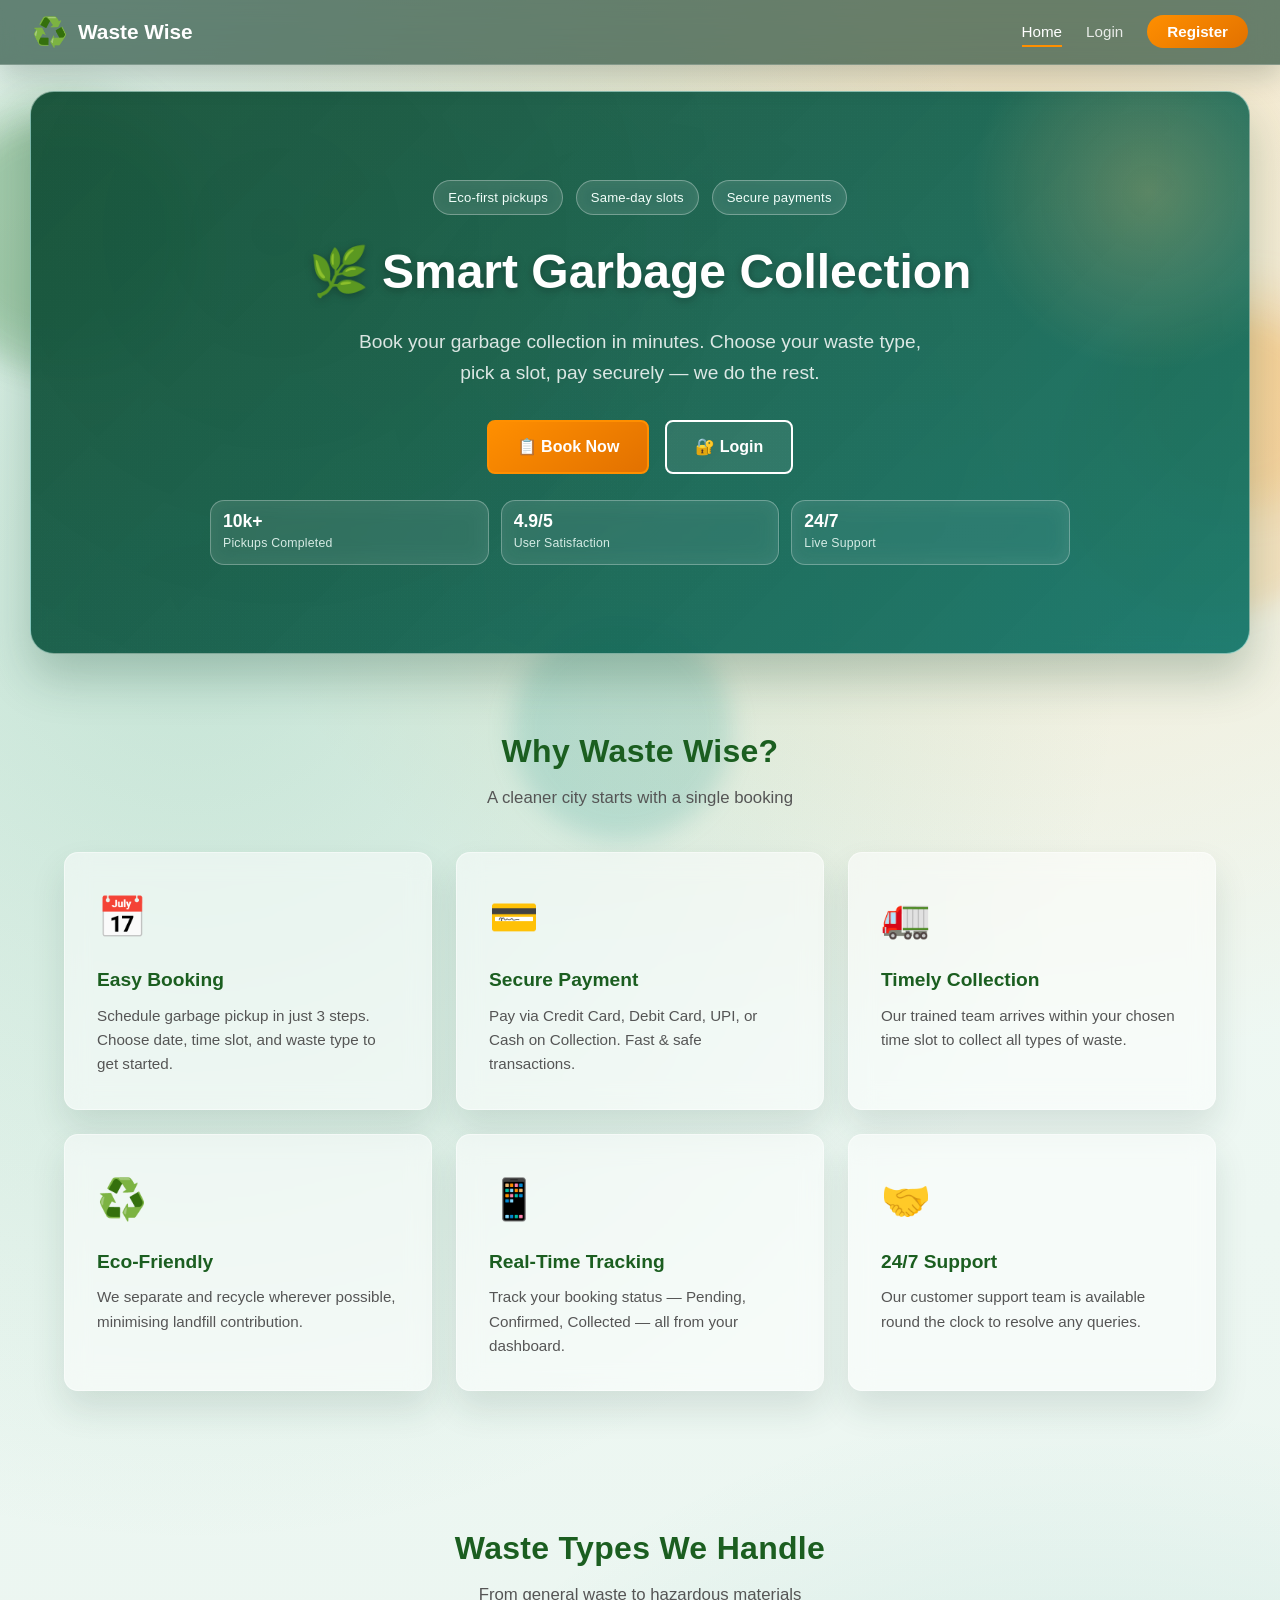
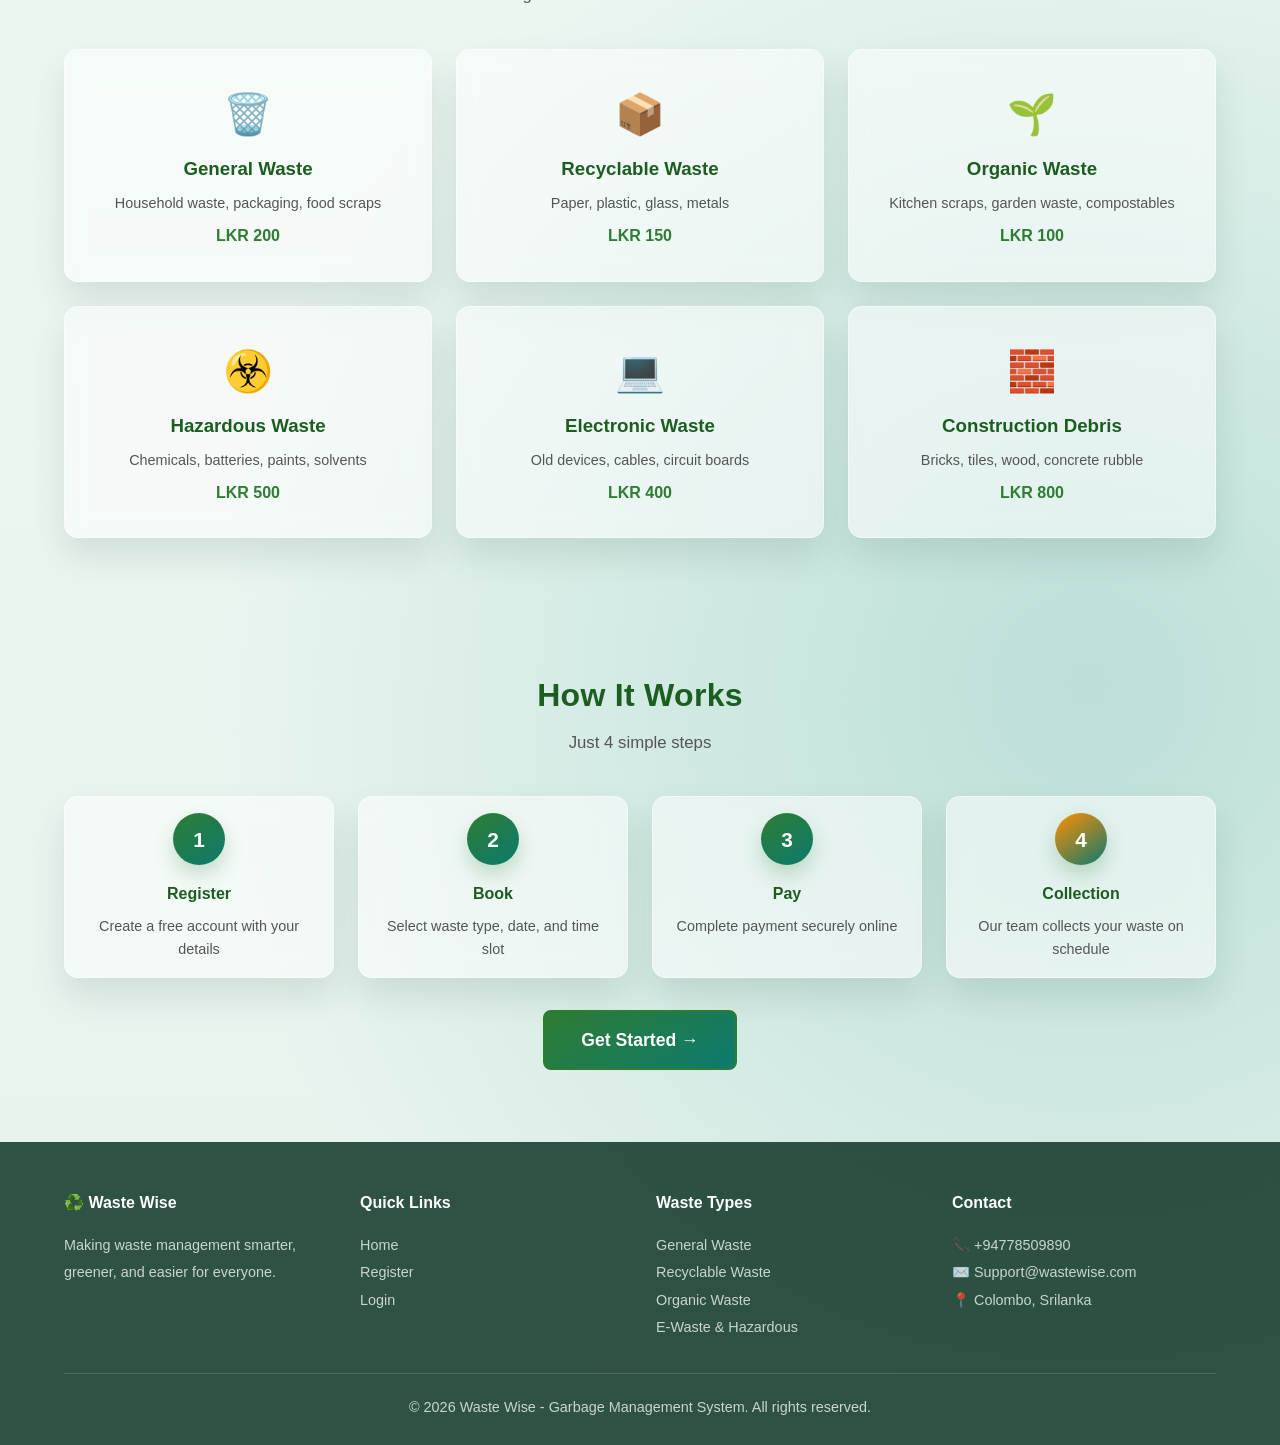
<file: target/classes/static/index.html>
<!DOCTYPE html>
<html lang="en">
<head>
    <meta charset="UTF-8">
    <meta name="viewport" content="width=device-width, initial-scale=1.0">
    <title>Waste Wise - Garbage Collection Booking System</title>
    <link rel="stylesheet" href="css/style.css">
    <style>
        .home-glass {
            font-family: "Avenir Next", "Segoe UI Variable", "Trebuchet MS", sans-serif;
            background:
                radial-gradient(circle at 15% 20%, rgba(70, 165, 120, 0.25), transparent 35%),
                radial-gradient(circle at 80% 5%, rgba(255, 143, 0, 0.2), transparent 30%),
                radial-gradient(circle at 85% 75%, rgba(0, 137, 123, 0.2), transparent 35%),
                linear-gradient(180deg, #f3fbf7 0%, #edf7f2 40%, #e8f3ee 100%);
            color: #1a2b22;
        }

        .home-orb {
            position: fixed;
            border-radius: 999px;
            filter: blur(12px);
            z-index: -1;
            animation: floatOrb 9s ease-in-out infinite;
        }

        .home-orb.orb-a {
            width: 260px;
            height: 260px;
            top: 120px;
            left: -60px;
            background: rgba(46, 125, 50, 0.17);
        }

        .home-orb.orb-b {
            width: 300px;
            height: 300px;
            top: 35%;
            right: -80px;
            background: rgba(255, 143, 0, 0.14);
            animation-delay: 1.5s;
        }

        .home-orb.orb-c {
            width: 220px;
            height: 220px;
            bottom: 60px;
            left: 40%;
            background: rgba(0, 137, 123, 0.16);
            animation-delay: 3s;
        }

        @keyframes floatOrb {
            0%, 100% { transform: translateY(0px); }
            50% { transform: translateY(-18px); }
        }

        .home-glass .navbar {
            background: rgba(18, 60, 42, 0.62);
            backdrop-filter: blur(14px);
            border-bottom: 1px solid rgba(255, 255, 255, 0.2);
            box-shadow: 0 10px 30px rgba(11, 36, 25, 0.22);
        }

        .home-glass .hero {
            margin: 26px auto 0;
            max-width: 1220px;
            border-radius: 24px;
            border: 1px solid rgba(255, 255, 255, 0.35);
            background:
                linear-gradient(135deg, rgba(21, 87, 58, 0.78), rgba(0, 137, 123, 0.67));
            box-shadow: 0 24px 45px rgba(24, 75, 53, 0.25);
            backdrop-filter: blur(8px);
            padding: 88px 2rem;
            position: relative;
            overflow: hidden;
        }

        .hero-video {
            position: absolute;
            inset: 0;
            width: 100%;
            height: 100%;
            object-fit: cover;
            z-index: 0;
            filter: saturate(1.12) contrast(1.15) brightness(0.95);
            transform: scale(1.04);
            animation: heroVideoDrift 18s ease-in-out infinite;
        }

        @keyframes heroVideoDrift {
            0%, 100% { transform: scale(1.04) translateX(0px); }
            50% { transform: scale(1.08) translateX(-8px); }
        }

        .hero-video-overlay {
            position: absolute;
            inset: 0;
            background:
                radial-gradient(circle at 20% 25%, rgba(22, 88, 60, 0.32), transparent 45%),
                linear-gradient(135deg, rgba(18, 74, 50, 0.72), rgba(0, 95, 84, 0.62));
            z-index: 1;
        }

        .hero-video-grain {
            position: absolute;
            inset: 0;
            z-index: 1;
            background-image:
                radial-gradient(rgba(255, 255, 255, 0.08) 0.55px, transparent 0.55px);
            background-size: 3px 3px;
            mix-blend-mode: soft-light;
            opacity: 0.25;
            pointer-events: none;
        }

        .hero-spotlight {
            position: absolute;
            width: 360px;
            height: 360px;
            right: -80px;
            top: -80px;
            z-index: 1;
            border-radius: 50%;
            background: radial-gradient(circle, rgba(255, 196, 120, 0.26) 0%, rgba(255, 196, 120, 0) 70%);
            pointer-events: none;
        }

        .hero-content {
            position: relative;
            z-index: 2;
            max-width: 860px;
            margin: 0 auto;
        }

        .home-glass .hero p {
            color: rgba(255, 255, 255, 0.93);
        }

        .hero-badges {
            display: flex;
            gap: 0.8rem;
            justify-content: center;
            margin-bottom: 1.2rem;
            flex-wrap: wrap;
        }

        .hero-badge {
            background: rgba(255, 255, 255, 0.15);
            color: #f3fffb;
            border: 1px solid rgba(255, 255, 255, 0.3);
            border-radius: 999px;
            padding: 6px 14px;
            font-size: 0.82rem;
            backdrop-filter: blur(8px);
            letter-spacing: 0.2px;
        }

        .premium-strip {
            margin-top: 1.6rem;
            display: grid;
            grid-template-columns: repeat(3, minmax(0, 1fr));
            gap: 0.75rem;
        }

        .premium-pill {
            background: rgba(255, 255, 255, 0.14);
            border: 1px solid rgba(255, 255, 255, 0.28);
            border-radius: 14px;
            padding: 10px 12px;
            backdrop-filter: blur(10px);
            text-align: left;
        }

        .premium-pill .kpi {
            font-size: 1.1rem;
            font-weight: 700;
            color: #ffffff;
            line-height: 1.2;
        }

        .premium-pill .kpi-label {
            color: rgba(241, 255, 250, 0.86);
            font-size: 0.77rem;
            letter-spacing: 0.2px;
            margin-top: 0.15rem;
        }

        .home-glass .section {
            padding: 72px 0;
        }

        .home-glass .section-title {
            letter-spacing: 0.3px;
        }

        .home-glass .card {
            background: rgba(255, 255, 255, 0.52);
            border: 1px solid rgba(255, 255, 255, 0.45);
            backdrop-filter: blur(12px);
            box-shadow: 0 18px 34px rgba(22, 64, 47, 0.12);
        }

        .home-glass .card:hover {
            transform: translateY(-8px);
            box-shadow: 0 24px 42px rgba(22, 64, 47, 0.18);
        }

        .waste-card {
            text-align: center;
            border-top: 4px solid var(--accent-color);
        }

        .waste-card .waste-emoji {
            font-size: 2.5rem;
        }

        .waste-card .waste-title {
            margin: 0.5rem 0;
            color: var(--primary-dark);
        }

        .waste-card .waste-desc {
            color: var(--text-medium);
            font-size: 0.9rem;
        }

        .waste-card .waste-price {
            color: var(--primary);
            font-weight: 700;
            margin-top: 0.5rem;
        }

        .step-card {
            text-align: center;
            padding: 1rem;
        }

        .step-dot {
            background: linear-gradient(145deg, #2e7d32, #0d7a6f);
            color: white;
            width: 52px;
            height: 52px;
            border-radius: 50%;
            display: flex;
            align-items: center;
            justify-content: center;
            font-size: 1.3rem;
            font-weight: 700;
            margin: 0 auto 1rem;
            box-shadow: 0 10px 20px rgba(46, 125, 50, 0.24);
        }

        .step-card .step-title {
            color: var(--primary-dark);
            margin-bottom: 0.5rem;
        }

        .step-card .step-text {
            color: var(--text-medium);
            font-size: 0.9rem;
        }

        .home-glass .footer {
            background: rgba(16, 55, 39, 0.86);
            backdrop-filter: blur(8px);
        }

        .reveal {
            opacity: 0;
            transform: translateY(16px);
            transition: opacity 0.55s ease, transform 0.55s ease;
        }

        .reveal.show {
            opacity: 1;
            transform: translateY(0);
        }

        @media (max-width: 768px) {
            .home-glass .hero {
                margin: 16px 10px 0;
                border-radius: 18px;
                padding: 68px 1.2rem;
            }

            .home-glass .hero h1 {
                font-size: 2.2rem;
            }

            .home-orb {
                filter: blur(18px);
            }

            .premium-strip {
                grid-template-columns: 1fr;
            }

            .hero-spotlight {
                width: 260px;
                height: 260px;
                right: -90px;
                top: -90px;
            }
        }

        @media (prefers-reduced-motion: reduce) {
            .hero-video {
                display: none;
            }

            .hero-video-grain,
            .hero-spotlight {
                display: none;
            }
        }
    </style>
</head>
<body class="home-glass">

    <div class="home-orb orb-a"></div>
    <div class="home-orb orb-b"></div>
    <div class="home-orb orb-c"></div>

    <!-- NAVBAR -->
    <nav class="navbar">
        <div class="navbar-brand">
            <span class="logo-icon">♻️</span>
            <span>Waste Wise</span>
        </div>
        <ul class="navbar-nav">
            <li><a href="index.html" class="active">Home</a></li>
            <li><a href="login.html" class="hide-mobile">Login</a></li>
            <li><a href="register.html" class="btn-nav">Register</a></li>
        </ul>
    </nav>

    <!-- HERO -->
    <section class="hero">
        <video class="hero-video" autoplay muted loop playsinline preload="metadata"
               poster="https://images.unsplash.com/photo-1532996122724-e3c354a0b15b?auto=format&fit=crop&w=1600&q=80">
            <source src="https://cdn.coverr.co/videos/coverr-recycling-center-1579/1080p.mp4" type="video/mp4">
        </video>
        <div class="hero-video-overlay"></div>
        <div class="hero-video-grain"></div>
        <div class="hero-spotlight"></div>

        <div class="hero-content">
            <div class="hero-badges">
                <span class="hero-badge">Eco-first pickups</span>
                <span class="hero-badge">Same-day slots</span>
                <span class="hero-badge">Secure payments</span>
            </div>
            <h1>🌿 Smart Garbage Collection</h1>
            <p>Book your garbage collection in minutes. Choose your waste type, pick a slot, pay securely — we do the rest.</p>
            <div class="hero-btns">
                <a href="register.html" class="btn btn-secondary">📋 Book Now</a>
                <a href="login.html" class="btn btn-outline">🔐 Login</a>
            </div>

            <div class="premium-strip">
                <div class="premium-pill">
                    <div class="kpi">10k+</div>
                    <div class="kpi-label">Pickups Completed</div>
                </div>
                <div class="premium-pill">
                    <div class="kpi">4.9/5</div>
                    <div class="kpi-label">User Satisfaction</div>
                </div>
                <div class="premium-pill">
                    <div class="kpi">24/7</div>
                    <div class="kpi-label">Live Support</div>
                </div>
            </div>
        </div>
    </section>

    <!-- FEATURES -->
    <section class="section reveal">
        <div class="container">
            <h2 class="section-title" style="text-align:center;">Why Waste Wise?</h2>
            <p class="section-subtitle" style="text-align:center;">A cleaner city starts with a single booking</p>
            <div class="grid-3">
                <div class="card feature-card">
                    <span class="feature-icon">📅</span>
                    <h3>Easy Booking</h3>
                    <p>Schedule garbage pickup in just 3 steps. Choose date, time slot, and waste type to get started.</p>
                </div>
                <div class="card feature-card">
                    <span class="feature-icon">💳</span>
                    <h3>Secure Payment</h3>
                    <p>Pay via Credit Card, Debit Card, UPI, or Cash on Collection. Fast & safe transactions.</p>
                </div>
                <div class="card feature-card">
                    <span class="feature-icon">🚛</span>
                    <h3>Timely Collection</h3>
                    <p>Our trained team arrives within your chosen time slot to collect all types of waste.</p>
                </div>
                <div class="card feature-card">
                    <span class="feature-icon">♻️</span>
                    <h3>Eco-Friendly</h3>
                    <p>We separate and recycle wherever possible, minimising landfill contribution.</p>
                </div>
                <div class="card feature-card">
                    <span class="feature-icon">📱</span>
                    <h3>Real-Time Tracking</h3>
                    <p>Track your booking status — Pending, Confirmed, Collected — all from your dashboard.</p>
                </div>
                <div class="card feature-card">
                    <span class="feature-icon">🤝</span>
                    <h3>24/7 Support</h3>
                    <p>Our customer support team is available round the clock to resolve any queries.</p>
                </div>
            </div>
        </div>
    </section>

    <!-- WASTE TYPES -->
    <section class="section reveal" style="padding: 60px 0;">
        <div class="container">
            <h2 class="section-title" style="text-align:center;">Waste Types We Handle</h2>
            <p class="section-subtitle" style="text-align:center;">From general waste to hazardous materials</p>
            <div class="grid-3">
                <div class="card waste-card" style="--accent-color: #4caf50;">
                    <span class="waste-emoji">🗑️</span>
                    <h3 class="waste-title">General Waste</h3>
                    <p class="waste-desc">Household waste, packaging, food scraps</p>
                    <p class="waste-price">LKR 200</p>
                </div>
                <div class="card waste-card" style="--accent-color: #2196f3;">
                    <span class="waste-emoji">📦</span>
                    <h3 class="waste-title">Recyclable Waste</h3>
                    <p class="waste-desc">Paper, plastic, glass, metals</p>
                    <p class="waste-price">LKR 150</p>
                </div>
                <div class="card waste-card" style="--accent-color: #8bc34a;">
                    <span class="waste-emoji">🌱</span>
                    <h3 class="waste-title">Organic Waste</h3>
                    <p class="waste-desc">Kitchen scraps, garden waste, compostables</p>
                    <p class="waste-price">LKR 100</p>
                </div>
                <div class="card waste-card" style="--accent-color: #f44336;">
                    <span class="waste-emoji">☣️</span>
                    <h3 class="waste-title">Hazardous Waste</h3>
                    <p class="waste-desc">Chemicals, batteries, paints, solvents</p>
                    <p class="waste-price">LKR 500</p>
                </div>
                <div class="card waste-card" style="--accent-color: #f57c00;">
                    <span class="waste-emoji">💻</span>
                    <h3 class="waste-title">Electronic Waste</h3>
                    <p class="waste-desc">Old devices, cables, circuit boards</p>
                    <p class="waste-price">LKR 400</p>
                </div>
                <div class="card waste-card" style="--accent-color: #ff9800;">
                    <span class="waste-emoji">🧱</span>
                    <h3 class="waste-title">Construction Debris</h3>
                    <p class="waste-desc">Bricks, tiles, wood, concrete rubble</p>
                    <p class="waste-price">LKR 800</p>
                </div>
            </div>
        </div>
    </section>

    <!-- HOW IT WORKS -->
    <section class="section reveal">
        <div class="container">
            <h2 class="section-title" style="text-align:center;">How It Works</h2>
            <p class="section-subtitle" style="text-align:center;">Just 4 simple steps</p>
            <div class="grid-3" style="grid-template-columns: repeat(auto-fit, minmax(200px, 1fr));">
                <div class="step-card card">
                    <div class="step-dot">1</div>
                    <h4 class="step-title">Register</h4>
                    <p class="step-text">Create a free account with your details</p>
                </div>
                <div class="step-card card">
                    <div class="step-dot">2</div>
                    <h4 class="step-title">Book</h4>
                    <p class="step-text">Select waste type, date, and time slot</p>
                </div>
                <div class="step-card card">
                    <div class="step-dot">3</div>
                    <h4 class="step-title">Pay</h4>
                    <p class="step-text">Complete payment securely online</p>
                </div>
                <div class="step-card card">
                    <div class="step-dot" style="background: linear-gradient(145deg, #ff8f00, #0d7a6f);">4</div>
                    <h4 class="step-title">Collection</h4>
                    <p class="step-text">Our team collects your waste on schedule</p>
                </div>
            </div>
            <div style="text-align:center; margin-top: 2rem;">
                <a href="register.html" class="btn btn-primary" style="font-size: 1.1rem; padding: 14px 36px;">Get Started →</a>
            </div>
        </div>
    </section>

    <!-- FOOTER -->
    <footer class="footer">
        <div class="container">
            <div class="footer-grid">
                <div>
                    <h4>♻️ Waste Wise</h4>
                    <p>Making waste management smarter, greener, and easier for everyone.</p>
                </div>
                <div>
                    <h4>Quick Links</h4>
                    <a href="index.html" style="display:block;">Home</a>
                    <a href="register.html" style="display:block;">Register</a>
                    <a href="login.html" style="display:block;">Login</a>
                </div>
                <div>
                    <h4>Waste Types</h4>
                    <p>General Waste</p>
                    <p>Recyclable Waste</p>
                    <p>Organic Waste</p>
                    <p>E-Waste & Hazardous</p>
                </div>
                <div>
                    <h4>Contact</h4>
                    <p>📞 +94778509890</p>
                    <p>✉️ Support@wastewise.com</p>
                    <p>📍 Colombo, Srilanka</p>
                </div>
            </div>
            <div class="footer-bottom">
                <p>© 2026 Waste Wise - Garbage Management System. All rights reserved.</p>
            </div>
        </div>
    </footer>

    <script>
        const revealNodes = document.querySelectorAll('.reveal');
        const revealObserver = new IntersectionObserver((entries) => {
            entries.forEach(entry => {
                if (entry.isIntersecting) {
                    entry.target.classList.add('show');
                }
            });
        }, { threshold: 0.15 });

        revealNodes.forEach(node => revealObserver.observe(node));
    </script>

</body>
</html>
</file>
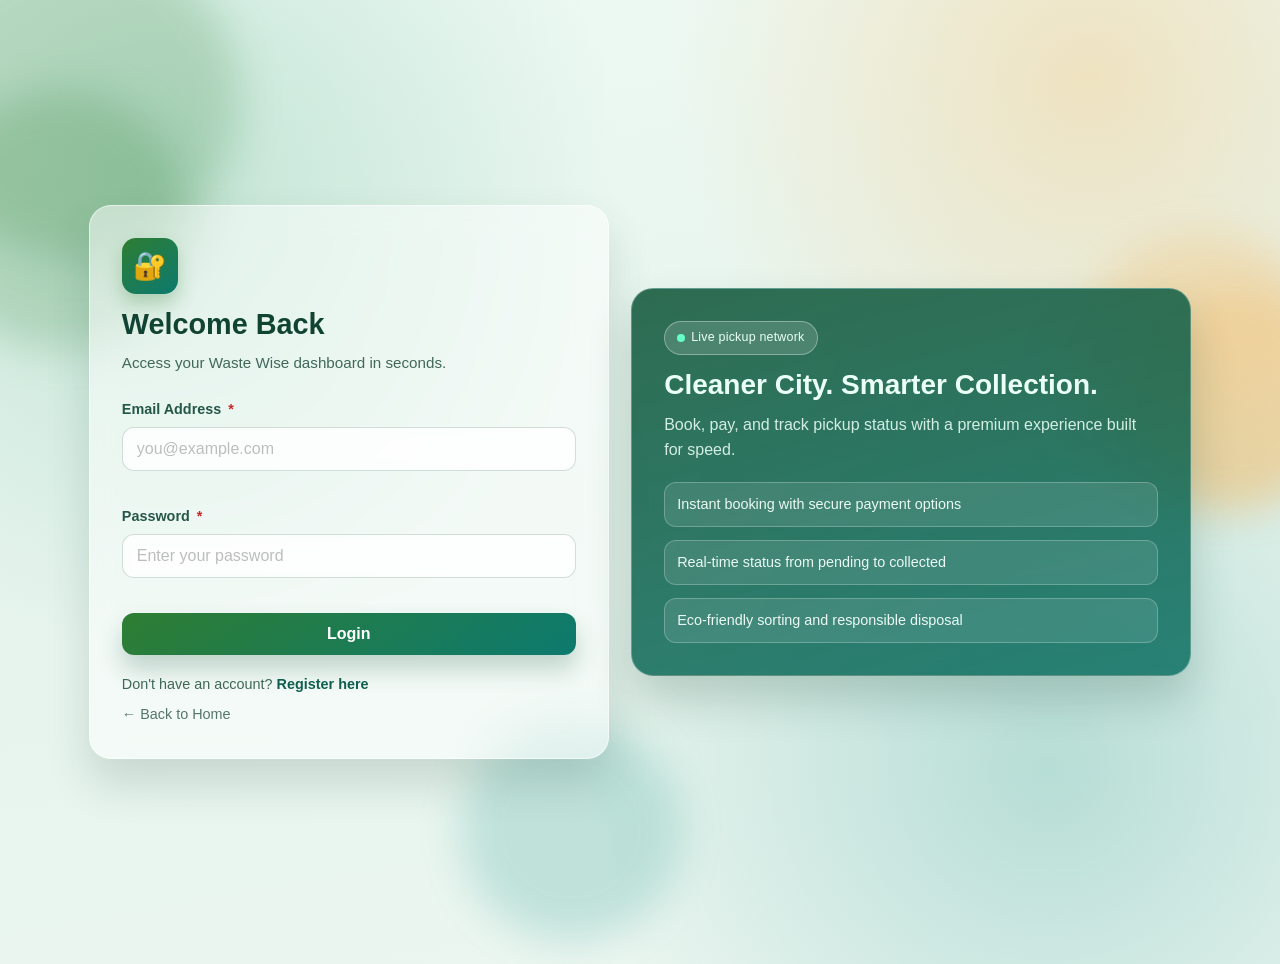
<file: target/classes/static/admin-dashboard.html>
<!DOCTYPE html>
<html lang="en">
<head>
    <meta charset="UTF-8">
    <meta name="viewport" content="width=device-width, initial-scale=1.0">
    <title>Admin Dashboard - Waste Wise</title>
    <link rel="stylesheet" href="css/style.css">
    <style>
        .admin-glass {
            min-height: 100vh;
            background:
                radial-gradient(circle at 10% 12%, rgba(48, 137, 99, 0.22), transparent 34%),
                radial-gradient(circle at 92% 16%, rgba(255, 143, 0, 0.16), transparent 30%),
                radial-gradient(circle at 78% 86%, rgba(0, 137, 123, 0.18), transparent 33%),
                linear-gradient(175deg, #ebf7f1 0%, #e3f0e8 48%, #edf6f2 100%);
            color: #17382c;
        }

        .admin-glass-orb {
            position: fixed;
            z-index: 0;
            border-radius: 50%;
            filter: blur(18px);
            pointer-events: none;
            animation: adminOrbFloat 10s ease-in-out infinite;
        }

        .admin-glass-orb.a {
            width: 280px;
            height: 280px;
            top: -80px;
            left: -90px;
            background: rgba(46, 125, 50, 0.2);
        }

        .admin-glass-orb.b {
            width: 240px;
            height: 240px;
            right: -70px;
            top: 30%;
            background: rgba(255, 143, 0, 0.16);
            animation-delay: 1.8s;
        }

        .admin-glass-orb.c {
            width: 210px;
            height: 210px;
            bottom: -70px;
            left: 38%;
            background: rgba(0, 137, 123, 0.16);
            animation-delay: 3.1s;
        }

        @keyframes adminOrbFloat {
            0%, 100% { transform: translateY(0px); }
            50% { transform: translateY(-18px); }
        }

        .admin-glass .dashboard-layout {
            position: relative;
            z-index: 1;
        }

        .admin-glass .sidebar {
            background: rgba(18, 70, 50, 0.84);
            backdrop-filter: blur(14px);
            border-right: 1px solid rgba(255, 255, 255, 0.16);
            box-shadow: 16px 0 40px rgba(14, 56, 40, 0.22);
        }

        .admin-glass .sidebar-user {
            background: rgba(255, 255, 255, 0.12);
            border: 1px solid rgba(255, 255, 255, 0.24);
            border-radius: 16px;
            backdrop-filter: blur(8px);
        }

        .admin-glass .main-content {
            background: transparent;
        }

        .admin-glass .admin-header h1 {
            color: #134635;
        }

        .admin-glass .section-panel,
        .admin-glass .stat-card,
        .admin-glass .table-wrap,
        .admin-glass .notif-item {
            background: rgba(255, 255, 255, 0.58);
            border: 1px solid rgba(255, 255, 255, 0.54);
            backdrop-filter: blur(13px);
            box-shadow: 0 18px 34px rgba(20, 63, 46, 0.12);
        }

        .admin-glass .section-panel,
        .admin-glass .table-wrap {
            border-radius: 14px;
        }

        .admin-glass .table-wrap thead {
            background: linear-gradient(120deg, rgba(18, 74, 52, 0.96), rgba(10, 105, 91, 0.92));
        }

        .admin-glass .table-wrap tbody tr:hover {
            background: rgba(232, 247, 239, 0.86);
        }

        .admin-glass .filter-grid .form-control {
            background: rgba(255, 255, 255, 0.7);
            border: 1px solid rgba(19, 86, 62, 0.2);
        }

        .admin-glass .filter-grid .form-control:focus {
            border-color: rgba(0, 137, 123, 0.6);
            box-shadow: 0 0 0 3px rgba(0, 137, 123, 0.14);
        }

        .admin-glass .action-group .btn {
            border-radius: 10px;
        }

        .admin-glass .notif-item {
            border-color: rgba(19, 86, 62, 0.2);
        }

        @media (max-width: 900px) {
            .admin-glass-orb { filter: blur(24px); }
        }

        .admin-header {
            display: flex;
            justify-content: space-between;
            align-items: center;
            flex-wrap: wrap;
            gap: 0.8rem;
            margin-bottom: 1rem;
        }

        .admin-avatar-icon {
            width: 28px;
            height: 28px;
            color: #ffffff;
            filter: drop-shadow(0 2px 6px rgba(0, 0, 0, 0.22));
        }

        .admin-header h1 {
            font-size: 1.4rem;
            color: var(--primary-dark);
        }

        .section-panel {
            background: var(--bg-card);
            border: 1px solid var(--border);
            border-radius: var(--radius);
            box-shadow: var(--shadow);
            padding: 1rem;
            margin-bottom: 1rem;
        }

        .filter-grid {
            display: grid;
            grid-template-columns: repeat(5, minmax(140px, 1fr));
            gap: 0.8rem;
        }

        .filter-grid .form-control {
            background: #fff;
        }

        .table-wrap {
            overflow-x: auto;
            border-radius: 10px;
            border: 1px solid var(--border);
            background: var(--bg-card);
        }

        .table-wrap table {
            width: 100%;
            border-collapse: collapse;
            font-size: 0.9rem;
            min-width: 1000px;
        }

        .table-wrap thead {
            background: var(--primary-dark);
            color: #fff;
        }

        .table-wrap th,
        .table-wrap td {
            padding: 0.72rem 0.9rem;
            border-bottom: 1px solid var(--border);
            text-align: left;
            vertical-align: top;
        }

        .table-wrap tbody tr:hover {
            background: var(--bg-light);
        }

        .badge-paid {
            background: rgba(46, 125, 50, 0.12);
            color: var(--success);
            border: 1px solid rgba(46, 125, 50, 0.4);
            border-radius: 18px;
            padding: 0.2rem 0.65rem;
            font-size: 0.72rem;
            font-weight: 700;
        }

        .badge-unpaid {
            background: rgba(249, 168, 37, 0.14);
            color: #8f6b00;
            border: 1px solid rgba(249, 168, 37, 0.6);
            border-radius: 18px;
            padding: 0.2rem 0.65rem;
            font-size: 0.72rem;
            font-weight: 700;
        }

        .badge-refunded {
            background: rgba(198, 40, 40, 0.12);
            color: var(--danger);
            border: 1px solid rgba(198, 40, 40, 0.4);
            border-radius: 18px;
            padding: 0.2rem 0.65rem;
            font-size: 0.72rem;
            font-weight: 700;
        }

        .action-group {
            display: flex;
            gap: 0.4rem;
            flex-wrap: wrap;
        }

        .content-section {
            display: none;
        }

        .content-section.active {
            display: block;
        }

        .notif-box {
            margin-bottom: 1rem;
        }

        .notif-item {
            background: rgba(76, 175, 80, 0.12);
            border: 1px solid var(--border);
            color: var(--primary-dark);
            border-radius: 8px;
            padding: 0.65rem 0.9rem;
            margin-bottom: 0.5rem;
            font-size: 0.88rem;
        }

        .muted {
            color: var(--text-light);
            font-size: 0.8rem;
        }

        @media (max-width: 1100px) {
            .filter-grid {
                grid-template-columns: repeat(2, minmax(160px, 1fr));
            }
        }

        @media (max-width: 680px) {
            .filter-grid {
                grid-template-columns: 1fr;
            }

            .admin-header {
                align-items: flex-start;
            }
        }
    </style>
</head>
<body class="admin-glass">
<div class="admin-glass-orb a"></div>
<div class="admin-glass-orb b"></div>
<div class="admin-glass-orb c"></div>
<div class="dashboard-layout">
    <aside class="sidebar">
        <div class="sidebar-user">
            <div class="sidebar-avatar" aria-label="Admin Dashboard">
                <svg class="admin-avatar-icon" viewBox="0 0 24 24" fill="none" xmlns="http://www.w3.org/2000/svg" aria-hidden="true">
                    <path d="M12 3L4.5 6V11.7C4.5 16.2 7.7 20.4 12 21.5C16.3 20.4 19.5 16.2 19.5 11.7V6L12 3Z" fill="currentColor" fill-opacity="0.25"/>
                    <path d="M9.2 12.1L11.1 14L14.8 10.3" stroke="currentColor" stroke-width="1.8" stroke-linecap="round" stroke-linejoin="round"/>
                    <path d="M12 3L4.5 6V11.7C4.5 16.2 7.7 20.4 12 21.5C16.3 20.4 19.5 16.2 19.5 11.7V6L12 3Z" stroke="currentColor" stroke-width="1.6" stroke-linecap="round" stroke-linejoin="round"/>
                </svg>
            </div>
            <h4 id="admin-name">Admin</h4>
            <p id="admin-email">admin@email.com</p>
        </div>

        <nav class="sidebar-nav">
            <a href="#" class="active" data-section="dashboard-section"><span class="nav-icon">📊</span> Dashboard</a>
            <a href="#" data-section="bookings-section"><span class="nav-icon">📋</span> Bookings</a>
            <a href="#" data-section="completed-section"><span class="nav-icon">✅</span> Completed</a>
            <a href="#" data-section="payments-section"><span class="nav-icon">💳</span> Payments</a>
            <a href="#" id="logout-btn" style="margin-top:auto;"><span class="nav-icon">🚪</span> Logout</a>
        </nav>
    </aside>

    <main class="main-content">
        <div class="admin-header">
            <h1>Garbage Collection Admin Dashboard</h1>
        </div>

        <div id="alert-box"></div>
        <div class="notif-box" id="notif-box"></div>

        <section id="dashboard-section" class="content-section active">
            <div class="stats-grid">
                <div class="stat-card">
                    <div class="stat-icon">📦</div>
                    <div class="stat-info"><h3 id="total-bookings">0</h3><p>Total Bookings</p></div>
                </div>
                <div class="stat-card">
                    <div class="stat-icon">✅</div>
                    <div class="stat-info"><h3 id="completed-bookings">0</h3><p>Completed</p></div>
                </div>
                <div class="stat-card">
                    <div class="stat-icon">⏳</div>
                    <div class="stat-info"><h3 id="pending-bookings">0</h3><p>Pending</p></div>
                </div>
                <div class="stat-card">
                    <div class="stat-icon">✖</div>
                    <div class="stat-info"><h3 id="cancelled-bookings">0</h3><p>Cancelled</p></div>
                </div>
            </div>

            <div class="section-panel">
                <h3 class="page-title" style="font-size:1rem; margin-bottom:0.9rem;">Booking Filters</h3>
                <div class="filter-grid">
                    <input id="filter-user" class="form-control" placeholder="Search by user/address">
                    <input id="filter-date" type="date" class="form-control">
                    <select id="filter-status" class="form-control">
                        <option value="ALL">All Statuses</option>
                        <option value="PENDING">Pending</option>
                        <option value="APPROVED">Approved</option>
                        <option value="COMPLETED">Completed</option>
                        <option value="CANCELLED">Cancelled</option>
                    </select>
                    <select id="filter-payment" class="form-control">
                        <option value="ALL">All Payments</option>
                        <option value="PAID">Paid</option>
                        <option value="UNPAID">Unpaid</option>
                    </select>
                    <button class="btn btn-secondary btn-sm" id="apply-filter-btn">Apply</button>
                </div>
            </div>
        </section>

        <section id="bookings-section" class="content-section">
            <div class="section-panel">
                <div class="page-title" style="font-size:1.05rem; margin-bottom:0.8rem;">All Bookings</div>
                <div class="table-wrap">
                    <table>
                        <thead>
                        <tr>
                            <th>#ID</th>
                            <th>User</th>
                            <th>Address</th>
                            <th>Date</th>
                            <th>Waste</th>
                            <th>Booking Status</th>
                            <th>Payment</th>
                            <th>Payment Details</th>
                            <th>Actions</th>
                        </tr>
                        </thead>
                        <tbody id="bookings-body"></tbody>
                    </table>
                </div>
            </div>
        </section>

        <section id="completed-section" class="content-section">
            <div class="section-panel">
                <div class="page-title" style="font-size:1.05rem; margin-bottom:0.8rem;">Completed Bookings</div>
                <div class="table-wrap">
                    <table>
                        <thead>
                        <tr>
                            <th>#ID</th>
                            <th>User</th>
                            <th>Address</th>
                            <th>Date</th>
                            <th>Waste</th>
                            <th>Payment</th>
                            <th>Amount</th>
                        </tr>
                        </thead>
                        <tbody id="completed-body"></tbody>
                    </table>
                </div>
            </div>
        </section>

        <section id="payments-section" class="content-section">
            <div class="section-panel">
                <div class="page-title" style="font-size:1.05rem; margin-bottom:0.8rem;">Payment Management</div>
                <div class="table-wrap">
                    <table>
                        <thead>
                        <tr>
                            <th>Payment ID</th>
                            <th>Booking ID</th>
                            <th>User</th>
                            <th>Amount</th>
                            <th>Method</th>
                            <th>Status</th>
                            <th>Date</th>
                        </tr>
                        </thead>
                        <tbody id="payments-body"></tbody>
                    </table>
                </div>
            </div>
        </section>
    </main>
</div>

<script>
    const BASE_URL = window.location.port === '8080'
        ? `${window.location.protocol}//${window.location.hostname}:8080/api`
        : 'http://localhost:8080/api';
    const user = JSON.parse(localStorage.getItem('user') || 'null');

    if (!user) {
        window.location.href = 'login.html';
    }

    const safeUser = encodeURIComponent(user?.id || '');

    function showAlert(message, type = 'error') {
        const box = document.getElementById('alert-box');
        const icons = { success: '✅', error: '❌', warning: '⚠️', info: 'ℹ️' };
        box.innerHTML = `<div class="alert alert-${type}">${icons[type] || ''} ${message}</div>`;
        if (type !== 'success') {
            setTimeout(() => { box.innerHTML = ''; }, 3000);
        }
    }

    function esc(value) {
        if (value === null || value === undefined) {
            return '—';
        }
        return String(value)
            .replace(/&/g, '&amp;')
            .replace(/</g, '&lt;')
            .replace(/>/g, '&gt;')
            .replace(/"/g, '&quot;')
            .replace(/'/g, '&#39;');
    }

    function bookingBadge(status) {
        const classes = {
            PENDING: 'badge-pending',
            APPROVED: 'badge-confirmed',
            COMPLETED: 'badge-collected',
            CANCELLED: 'badge-cancelled'
        };
        return `<span class="badge ${classes[status] || 'badge-pending'}">${esc(status)}</span>`;
    }

    function paymentBadge(status) {
        if (status === 'PAID') {
            return '<span class="badge-paid">PAID</span>';
        }
        if (status === 'REFUNDED') {
            return '<span class="badge-refunded">REFUNDED</span>';
        }
        if (status === 'FAILED') {
            return '<span class="badge-unpaid">FAILED</span>';
        }
        return '<span class="badge-unpaid">UNPAID</span>';
    }

    function formatDate(value) {
        if (!value) return '—';
        return new Date(value).toLocaleString('en-LK');
    }

    async function verifyAdmin() {
        try {
            const response = await fetch(`${BASE_URL}/admin/auth/${safeUser}`);
            if (!response.ok || user.role !== 'ADMIN') {
                localStorage.removeItem('user');
                window.location.href = 'login.html';
            }
        } catch (error) {
            showAlert('Unable to verify admin session.', 'warning');
        }
    }

    function buildFilterQuery() {
        const userSearch = document.getElementById('filter-user').value.trim();
        const date = document.getElementById('filter-date').value;
        const status = document.getElementById('filter-status').value;
        const payment = document.getElementById('filter-payment').value;

        const query = new URLSearchParams();
        if (userSearch) query.append('user', userSearch);
        if (date) query.append('date', date);
        if (status && status !== 'ALL') query.append('status', status);
        if (payment && payment !== 'ALL') query.append('payment', payment);
        return query.toString();
    }

    async function loadSummary() {
        const response = await fetch(`${BASE_URL}/admin/summary`);
        const summary = await response.json();
        document.getElementById('total-bookings').textContent = summary.totalBookings || 0;
        document.getElementById('completed-bookings').textContent = summary.completedBookings || 0;
        document.getElementById('pending-bookings').textContent = summary.pendingBookings || 0;
        document.getElementById('cancelled-bookings').textContent = summary.cancelledBookings || 0;

        const lastSeen = Number(localStorage.getItem('adminLastSeenBookingId') || 0);
        if ((summary.latestBookingId || 0) > lastSeen) {
            localStorage.setItem('adminLastSeenBookingId', String(summary.latestBookingId || 0));
        }
    }

    async function loadBookings() {
        const query = buildFilterQuery();
        const response = await fetch(`${BASE_URL}/admin/bookings${query ? '?' + query : ''}`);
        const bookings = await response.json();

        const body = document.getElementById('bookings-body');
        if (!Array.isArray(bookings) || bookings.length === 0) {
            body.innerHTML = `<tr><td colspan="9" class="muted">No bookings found.</td></tr>`;
            return;
        }

        body.innerHTML = bookings.map(booking => {
            const canApprove = booking.bookingStatus === 'PENDING';
            const canComplete = booking.paymentStatus === 'PAID' && (booking.bookingStatus === 'APPROVED' || booking.bookingStatus === 'PENDING');
            const canCancel = booking.bookingStatus !== 'COMPLETED' && booking.bookingStatus !== 'CANCELLED';
            const canRefund = booking.bookingStatus === 'CANCELLED'
                && booking.paymentStatus === 'PAID'
                && booking.paymentMethod === 'NET_BANKING';
            const canCollectCash = booking.paymentMethod === 'CASH_ON_COLLECTION'
                && booking.paymentStatus === 'UNPAID'
                && booking.bookingStatus !== 'CANCELLED'
                && booking.bookingStatus !== 'COMPLETED';

            return `
                <tr>
                    <td>#${esc(booking.id)}</td>
                    <td>${esc(booking.userName)}<div class="muted">${esc(booking.userEmail)}</div></td>
                    <td>${esc(booking.pickupAddress)}</td>
                    <td>${esc(booking.collectionDate)}</td>
                    <td>${esc(booking.wasteType)}</td>
                    <td>${bookingBadge(booking.bookingStatus)}</td>
                    <td>${paymentBadge(booking.paymentStatus)}</td>
                    <td>
                        <div>Amount: ${esc(booking.amount)}</div>
                        <div class="muted">${esc(booking.paymentMethod || 'N/A')} • ${booking.paymentDate ? formatDate(booking.paymentDate) : 'N/A'}</div>
                    </td>
                    <td>
                        <div class="action-group">
                            ${canApprove ? `<button class="btn btn-primary btn-sm" onclick="approveBooking(${booking.id})">Approve</button>` : ''}
                            ${canComplete ? `<button class="btn btn-secondary btn-sm" onclick="completeBooking(${booking.id})">Complete</button>` : ''}
                            ${canCollectCash ? `<button class="btn btn-sm" style="background:#e8f5e9;color:#1b5e20;border:1px solid #a5d6a7;" onclick="collectCash(${booking.id})">Collect Cash</button>` : ''}
                            ${canCancel ? `<button class="btn btn-sm" style="background:#fff3cd;color:#8f6b00;border:1px solid #ffe08a;" onclick="cancelBooking(${booking.id})">Cancel</button>` : ''}
                            ${canRefund ? `<button class="btn btn-sm" style="background:#ffebee;color:#b71c1c;border:1px solid #ffcdd2;" onclick="refundBooking(${booking.id})">Refund</button>` : ''}
                            <button class="btn btn-danger btn-sm" onclick="deleteBooking(${booking.id})">Delete</button>
                        </div>
                    </td>
                </tr>
            `;
        }).join('');
    }

    async function loadCompleted() {
        const userSearch = document.getElementById('filter-user').value.trim();
        const date = document.getElementById('filter-date').value;
        const payment = document.getElementById('filter-payment').value;

        const query = new URLSearchParams();
        if (userSearch) query.append('user', userSearch);
        if (date) query.append('date', date);
        if (payment && payment !== 'ALL') query.append('payment', payment);

        const response = await fetch(`${BASE_URL}/admin/bookings/completed${query.toString() ? '?' + query.toString() : ''}`);
        const bookings = await response.json();

        const body = document.getElementById('completed-body');
        if (!Array.isArray(bookings) || bookings.length === 0) {
            body.innerHTML = `<tr><td colspan="7" class="muted">No completed bookings found.</td></tr>`;
            return;
        }

        body.innerHTML = bookings.map(booking => `
            <tr>
                <td>#${esc(booking.id)}</td>
                <td>${esc(booking.userName)}<div class="muted">${esc(booking.userEmail)}</div></td>
                <td>${esc(booking.pickupAddress)}</td>
                <td>${esc(booking.collectionDate)}</td>
                <td>${esc(booking.wasteType)}</td>
                <td>${paymentBadge(booking.paymentStatus)}</td>
                <td>${esc(booking.amount)}</td>
            </tr>
        `).join('');
    }

    async function loadPayments() {
        const response = await fetch(`${BASE_URL}/admin/payments`);
        const payments = await response.json();

        const body = document.getElementById('payments-body');
        if (!Array.isArray(payments) || payments.length === 0) {
            body.innerHTML = `<tr><td colspan="7" class="muted">No payment records found.</td></tr>`;
            return;
        }

        body.innerHTML = payments.map(payment => `
            <tr>
                <td>${esc(payment.paymentId)}</td>
                <td>${esc(payment.bookingId)}</td>
                <td>${esc(payment.userName)}<div class="muted">${esc(payment.userEmail)}</div></td>
                <td>${esc(payment.amount)}</td>
                <td>${esc(payment.paymentMethod || 'N/A')}</td>
                <td>${esc(payment.paymentStatus)}</td>
                <td>${payment.paymentDate ? formatDate(payment.paymentDate) : '—'}</td>
            </tr>
        `).join('');
    }

    async function approveBooking(bookingId) {
        try {
            const response = await fetch(`${BASE_URL}/admin/booking/${bookingId}/approve`, { method: 'PUT' });
            if (!response.ok) {
                const error = await response.json();
                throw new Error(error.error || 'Approve action failed');
            }
            showAlert('Booking approved successfully.', 'success');
            await refreshAll();
        } catch (error) {
            showAlert(error.message, 'error');
        }
    }

    async function completeBooking(bookingId) {
        try {
            const response = await fetch(`${BASE_URL}/admin/booking/${bookingId}/complete`, { method: 'PUT' });
            if (!response.ok) {
                const error = await response.json();
                throw new Error(error.error || 'Complete action failed');
            }
            showAlert('Booking marked as completed.', 'success');
            await refreshAll();
        } catch (error) {
            showAlert(error.message, 'error');
        }
    }

    async function collectCash(bookingId) {
        if (!confirm(`Mark cash collected and complete booking #${bookingId}?`)) return;

        try {
            const response = await fetch(`${BASE_URL}/admin/booking/${bookingId}/collect-cash`, { method: 'PUT' });
            if (!response.ok) {
                const error = await response.json();
                throw new Error(error.error || 'Collect cash action failed');
            }
            showAlert('Cash marked as paid and booking completed.', 'success');
            await refreshAll();
        } catch (error) {
            showAlert(error.message, 'error');
        }
    }

    async function deleteBooking(bookingId) {
        try {
            const response = await fetch(`${BASE_URL}/admin/booking/${bookingId}`, { method: 'DELETE' });
            if (!response.ok) {
                const error = await response.json();
                throw new Error(error.error || 'Delete action failed');
            }
            showAlert('Booking deleted successfully.', 'success');
            await refreshAll();
        } catch (error) {
            showAlert(error.message, 'error');
        }
    }

    async function cancelBooking(bookingId) {
        try {
            const response = await fetch(`${BASE_URL}/admin/booking/${bookingId}/cancel`, { method: 'PUT' });
            if (!response.ok) {
                const error = await response.json();
                throw new Error(error.error || 'Cancel action failed');
            }
            showAlert('Booking cancelled. Use Refund to process payment return.', 'success');
            await refreshAll();
        } catch (error) {
            showAlert(error.message, 'error');
        }
    }

    async function refundBooking(bookingId) {
        if (!confirm(`Process manual refund for booking #${bookingId}?`)) return;

        try {
            const response = await fetch(`${BASE_URL}/admin/booking/${bookingId}/refund`, { method: 'PUT' });
            if (!response.ok) {
                const error = await response.json();
                throw new Error(error.error || 'Refund action failed');
            }
            showAlert('Manual refund completed successfully.', 'success');
            await refreshAll();
        } catch (error) {
            showAlert(error.message, 'error');
        }
    }

    async function checkNewBookingNotifications() {
        const lastSeen = Number(localStorage.getItem('adminLastSeenBookingId') || 0);
        const response = await fetch(`${BASE_URL}/admin/notifications/new-bookings?afterId=${lastSeen}`);
        const items = await response.json();

        const notifBox = document.getElementById('notif-box');
        if (!Array.isArray(items) || items.length === 0) {
            notifBox.innerHTML = '';
            return;
        }

        const newestId = Math.max(...items.map(item => Number(item.id || 0)));
        localStorage.setItem('adminLastSeenBookingId', String(newestId));

        notifBox.innerHTML = items.slice(0, 4).map(item => `
            <div class="notif-item">
                New booking #${esc(item.id)} from ${esc(item.userName)} (${esc(item.wasteType)}) on ${esc(item.collectionDate)}
            </div>
        `).join('');

        setTimeout(() => {
            notifBox.innerHTML = '';
        }, 6000);
    }

    async function refreshAll() {
        try {
            await Promise.all([loadSummary(), loadBookings(), loadCompleted(), loadPayments()]);
        } catch (error) {
            showAlert('Failed to load admin dashboard data.', 'error');
        }
    }

    function setupSidebarNavigation() {
        const links = Array.from(document.querySelectorAll('.sidebar-nav a[data-section]'));
        links.forEach(link => {
            link.addEventListener('click', event => {
                event.preventDefault();
                links.forEach(item => item.classList.remove('active'));
                link.classList.add('active');

                const sectionId = link.getAttribute('data-section');
                document.querySelectorAll('.content-section').forEach(section => {
                    section.classList.toggle('active', section.id === sectionId);
                });
            });
        });
    }

    function wireEvents() {
        document.getElementById('admin-name').textContent = user.name || 'Admin';
        document.getElementById('admin-email').textContent = user.email || '';

        document.getElementById('logout-btn').addEventListener('click', event => {
            event.preventDefault();
            localStorage.removeItem('user');
            window.location.href = 'login.html';
        });

        document.getElementById('apply-filter-btn').addEventListener('click', refreshAll);
    }

    (async function init() {
        wireEvents();
        setupSidebarNavigation();
        await verifyAdmin();
        await refreshAll();
        await checkNewBookingNotifications();
        setInterval(checkNewBookingNotifications, 20000);
    })();
</script>
</body>
</html>
</file>
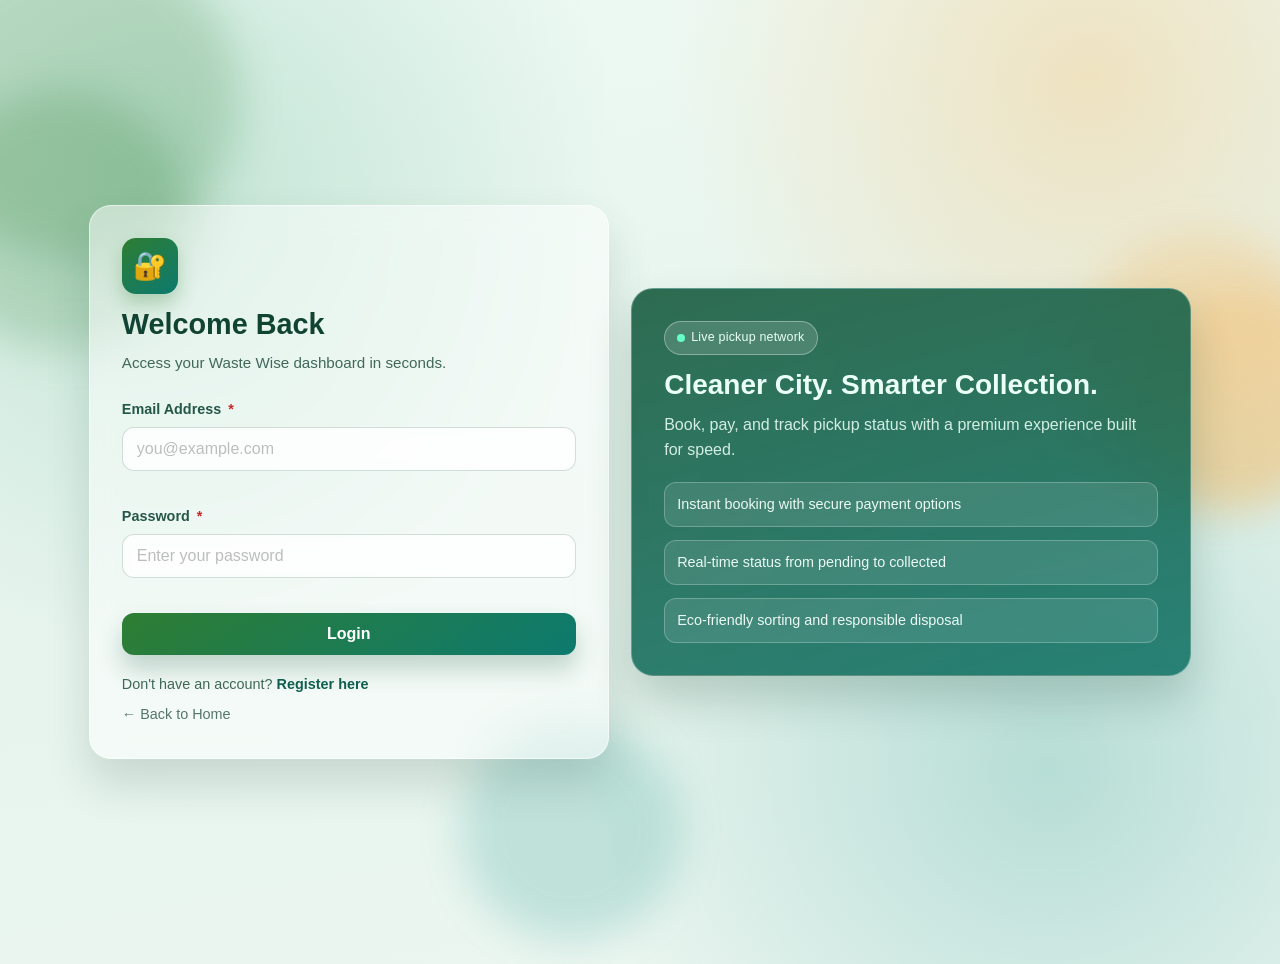
<file: target/classes/static/all-bookings.html>
<!DOCTYPE html>
<html lang="en">
<head>
    <meta charset="UTF-8">
    <meta name="viewport" content="width=device-width, initial-scale=1.0">
    <title>All Bookings - Waste Wise</title>
    <link rel="stylesheet" href="css/style.css">
    <style>
        /* Modal Overlay */
        .modal-overlay {
            display: none;
            position: fixed;
            inset: 0;
            background: rgba(0,0,0,0.5);
            z-index: 2000;
            align-items: center;
            justify-content: center;
            padding: 1rem;
        }
        .modal-overlay.open { display: flex; }
        .modal-box {
            background: #fff;
            border-radius: var(--radius);
            padding: 2rem;
            width: 100%;
            max-width: 560px;
            max-height: 90vh;
            overflow-y: auto;
            box-shadow: 0 20px 60px rgba(0,0,0,0.3);
            position: relative;
        }
        .modal-close {
            position: absolute;
            top: 0.8rem;
            right: 1rem;
            background: none;
            border: none;
            font-size: 1.4rem;
            cursor: pointer;
            color: var(--text-medium);
            line-height: 1;
        }
        .modal-title {
            font-size: 1.2rem;
            font-weight: 700;
            color: var(--primary-dark);
            margin-bottom: 1.2rem;
        }
        .detail-row {
            display: flex;
            justify-content: space-between;
            align-items: flex-start;
            padding: 0.6rem 0;
            border-bottom: 1px solid var(--border);
            gap: 1rem;
            font-size: 0.93rem;
        }
        .detail-row:last-child { border-bottom: none; }
        .detail-row > span:first-child { color: var(--text-medium); min-width: 120px; }
        .detail-row > span:last-child { font-weight: 600; text-align: right; word-break: break-word; }
        .modal-actions { display: flex; gap: 0.7rem; flex-wrap: wrap; margin-top: 1.2rem; }

        /* Table */
        .table-wrapper { overflow-x: auto; border-radius: var(--radius); box-shadow: 0 2px 12px rgba(0,0,0,0.06); }
        table { width: 100%; border-collapse: collapse; background: #fff; font-size: 0.9rem; }
        thead { background: var(--primary-dark); color: #fff; }
        thead th { padding: 0.85rem 1rem; text-align: left; font-weight: 600; white-space: nowrap; }
        tbody tr { border-bottom: 1px solid var(--border); transition: background 0.15s; }
        tbody tr:hover { background: var(--bg-light); }
        tbody td { padding: 0.75rem 1rem; vertical-align: middle; }
        tbody td.nowrap { white-space: nowrap; }

        /* Status selector in edit modal */
        .form-group { margin-bottom: 1rem; }
        .form-group label { display: block; font-weight: 600; margin-bottom: 0.35rem; color: var(--text-dark); font-size: 0.92rem; }
        .form-control { width: 100%; padding: 0.6rem 0.8rem; border: 1px solid var(--border); border-radius: 8px; font-size: 0.93rem; color: var(--text-dark); background: #fff; }
        .required { color: var(--danger); }
        .form-row { display: grid; grid-template-columns: 1fr 1fr; gap: 1rem; }

        /* Search */
        .search-bar { display: flex; gap: 0.75rem; flex-wrap: wrap; align-items: center; margin-bottom: 1rem; }
        .search-bar input, .search-bar select { padding: 0.55rem 0.9rem; border: 1px solid var(--border); border-radius: 8px; font-size: 0.92rem; color: var(--text-dark); }
        .search-bar input { flex: 1; min-width: 180px; }
    </style>
</head>
<body>

    <!-- ====== VIEW BOOKING MODAL ====== -->
    <div class="modal-overlay" id="view-modal">
        <div class="modal-box">
            <button class="modal-close" onclick="closeModal('view-modal')">✕</button>
            <div class="modal-title">📋 Booking Details</div>
            <div id="view-modal-content"></div>
            <div class="modal-actions" id="view-modal-actions"></div>
        </div>
    </div>

    <!-- ====== EDIT STATUS MODAL ====== -->
    <div class="modal-overlay" id="edit-modal">
        <div class="modal-box">
            <button class="modal-close" onclick="closeModal('edit-modal')">✕</button>
            <div class="modal-title">✏️ Edit Booking</div>
            <div id="edit-alert"></div>
            <form id="edit-form" onsubmit="submitEdit(event)">
                <input type="hidden" id="edit-booking-id">
                <div class="form-group">
                    <label>Waste Type <span class="required">*</span></label>
                    <select id="edit-waste-type" class="form-control" required>
                        <option value="GENERAL">🗑️ General Waste — LKR 200/kg</option>
                        <option value="RECYCLABLE">📦 Recyclable Waste — LKR 150/kg</option>
                        <option value="ORGANIC">🌱 Organic Waste — LKR 100/kg</option>
                        <option value="HAZARDOUS">☣️ Hazardous Waste — LKR 500/kg</option>
                        <option value="ELECTRONIC">💻 Electronic Waste — LKR 400/kg</option>
                        <option value="CONSTRUCTION">🧱 Construction Debris — LKR 800/kg</option>
                    </select>
                </div>
                <div class="form-group">
                    <label>Estimated Weight (kg) <span class="required">*</span></label>
                    <input type="number" id="edit-weight" class="form-control" min="0.1" max="10000" step="0.1" required>
                </div>
                <div class="form-group">
                    <label>Pickup Address <span class="required">*</span></label>
                    <textarea id="edit-address" class="form-control" rows="2" required></textarea>
                </div>
                <div class="form-row">
                    <div class="form-group">
                        <label>Collection Date <span class="required">*</span></label>
                        <input type="date" id="edit-date" class="form-control" required>
                    </div>
                    <div class="form-group">
                        <label>Time Slot <span class="required">*</span></label>
                        <select id="edit-time-slot" class="form-control" required>
                            <option value="MORNING">08:00 AM – 10:00 AM</option>
                            <option value="MID_MORNING">10:00 AM – 12:00 PM</option>
                            <option value="AFTERNOON">12:00 PM – 02:00 PM</option>
                            <option value="LATE_AFTERNOON">02:00 PM – 04:00 PM</option>
                            <option value="EVENING">04:00 PM – 06:00 PM</option>
                        </select>
                    </div>
                </div>
                <div class="form-group">
                    <label>Status</label>
                    <select id="edit-status" class="form-control">
                        <option value="PENDING">⏳ Pending</option>
                        <option value="CONFIRMED">✅ Confirmed</option>
                        <option value="COLLECTED">🚛 Collected</option>
                        <option value="CANCELLED">✖ Cancelled</option>
                    </select>
                </div>
                <div class="form-group">
                    <label>Special Instructions</label>
                    <textarea id="edit-instructions" class="form-control" rows="2" placeholder="Any special notes..."></textarea>
                </div>
                <div class="modal-actions">
                    <button type="submit" class="btn btn-primary" id="edit-save-btn">💾 Save Changes</button>
                    <button type="button" class="btn" style="background:var(--bg-light);color:var(--text-dark);" onclick="closeModal('edit-modal')">Cancel</button>
                </div>
            </form>
        </div>
    </div>

    <div class="dashboard-layout">
        <!-- SIDEBAR -->
        <aside class="sidebar">
            <div class="sidebar-user">
                <div class="sidebar-avatar">👤</div>
                <h4 id="sidebar-name">User</h4>
                <p id="sidebar-email">user@email.com</p>
            </div>
            <nav class="sidebar-nav">
                <a href="admin-dashboard.html">
                    <span class="nav-icon">🏠</span> Dashboard
                </a>
                <a href="booking.html">
                    <span class="nav-icon">📋</span> New Booking
                </a>
                <a href="all-bookings.html" class="active">
                    <span class="nav-icon">📊</span> All Bookings
                </a>
                <a href="login.html" id="logout-btn" style="margin-top: auto;">
                    <span class="nav-icon">🚪</span> Logout
                </a>
            </nav>
        </aside>

        <!-- MAIN CONTENT -->
        <main class="main-content">
            <div class="page-title">📊 All Bookings</div>

            <!-- STATS -->
            <div class="stats-grid">
                <div class="stat-card">
                    <div class="stat-icon">📦</div>
                    <div class="stat-info"><h3 id="stat-total">0</h3><p>Total Bookings</p></div>
                </div>
                <div class="stat-card">
                    <div class="stat-icon">⏳</div>
                    <div class="stat-info"><h3 id="stat-pending">0</h3><p>Pending</p></div>
                </div>
                <div class="stat-card">
                    <div class="stat-icon">✅</div>
                    <div class="stat-info"><h3 id="stat-confirmed">0</h3><p>Confirmed</p></div>
                </div>
                <div class="stat-card">
                    <div class="stat-icon">🚛</div>
                    <div class="stat-info"><h3 id="stat-collected">0</h3><p>Collected</p></div>
                </div>
            </div>

            <!-- SEARCH & FILTER -->
            <div class="search-bar">
                <input type="text" id="search-input" placeholder="🔍 Search by user, address, waste type..." oninput="applyFilters()">
                <select id="status-filter" onchange="applyFilters()">
                    <option value="ALL">All Statuses</option>
                    <option value="PENDING">⏳ Pending</option>
                    <option value="CONFIRMED">✅ Confirmed</option>
                    <option value="COLLECTED">🚛 Collected</option>
                    <option value="CANCELLED">✖ Cancelled</option>
                </select>
                <select id="waste-filter" onchange="applyFilters()">
                    <option value="ALL">All Waste Types</option>
                    <option value="GENERAL">🗑️ General</option>
                    <option value="RECYCLABLE">📦 Recyclable</option>
                    <option value="ORGANIC">🌱 Organic</option>
                    <option value="HAZARDOUS">☣️ Hazardous</option>
                    <option value="ELECTRONIC">💻 Electronic</option>
                    <option value="CONSTRUCTION">🧱 Construction</option>
                </select>
                <button class="btn btn-outline btn-sm" onclick="resetFilters()" style="background:var(--bg-light);color:var(--text-dark);border-color:var(--border);">↺ Reset</button>
            </div>

            <div id="alert-box"></div>

            <div class="table-wrapper">
                <table id="bookings-table">
                    <thead>
                        <tr>
                            <th>#ID</th>
                            <th>User</th>
                            <th>Waste Type</th>
                            <th>Weight (kg)</th>
                            <th>Date</th>
                            <th>Time Slot</th>
                            <th>Status</th>
                            <th>Amount (LKR)</th>
                            <th>Actions</th>
                        </tr>
                    </thead>
                    <tbody id="table-body">
                        <tr><td colspan="9" style="text-align:center; padding:2rem; color:var(--text-light);"><span class="spinner"></span> Loading...</td></tr>
                    </tbody>
                </table>
            </div>
            <div id="results-count" style="margin-top:0.6rem; color:var(--text-medium); font-size:0.87rem;"></div>
        </main>
    </div>

    <script>
        const BASE_URL = window.location.port === '8080'
            ? `${window.location.protocol}//${window.location.hostname}:8080/api`
            : 'http://localhost:8080/api';
        const user = JSON.parse(localStorage.getItem('user'));
        if (!user) window.location.href = 'login.html';
        if (user.role !== 'ADMIN') {
            alert('Access denied. Admin privileges required.');
            window.location.href = 'dashboard.html';
        }

        document.getElementById('sidebar-name').textContent = user.name || 'User';
        document.getElementById('sidebar-email').textContent = user.email || '';
        document.getElementById('logout-btn').addEventListener('click', e => {
            e.preventDefault(); localStorage.removeItem('user'); window.location.href = 'login.html';
        });

        // Session validation
        fetch(`${BASE_URL}/users/${user.id}`).then(res => {
            if (res.status === 404 || !res.ok) {
                localStorage.removeItem('user');
                alert('Your session is no longer valid. Please log in again.');
                window.location.href = 'login.html';
            }
        }).catch(() => {});

        const wasteLabels = {
            GENERAL: '🗑️ General', RECYCLABLE: '📦 Recyclable',
            ORGANIC: '🌱 Organic', HAZARDOUS: '☣️ Hazardous',
            ELECTRONIC: '💻 Electronic', CONSTRUCTION: '🧱 Construction'
        };
        const timeSlotLabels = {
            MORNING: '08:00–10:00', MID_MORNING: '10:00–12:00',
            AFTERNOON: '12:00–14:00', LATE_AFTERNOON: '14:00–16:00',
            EVENING: '16:00–18:00'
        };
        const slotStartHour = {
            MORNING: 8,
            MID_MORNING: 10,
            AFTERNOON: 12,
            LATE_AFTERNOON: 14,
            EVENING: 16
        };
        const allEditSlotValues = ['MORNING', 'MID_MORNING', 'AFTERNOON', 'LATE_AFTERNOON', 'EVENING'];

        function toLocalDateInputValue(date) {
            const year = date.getFullYear();
            const month = String(date.getMonth() + 1).padStart(2, '0');
            const day = String(date.getDate()).padStart(2, '0');
            return `${year}-${month}-${day}`;
        }

        function isPastSlotForToday(slotValue, selectedDateValue) {
            if (!slotValue || !selectedDateValue) return false;
            const todayLocal = toLocalDateInputValue(new Date());
            if (selectedDateValue !== todayLocal) return false;
            const startHour = slotStartHour[slotValue];
            if (typeof startHour !== 'number') return false;
            const now = new Date();
            return (startHour * 60) <= (now.getHours() * 60 + now.getMinutes());
        }

        function refreshEditTimeSlotOptions(preferredValue = '') {
            const dateValue = document.getElementById('edit-date').value;
            const slotSelect = document.getElementById('edit-time-slot');
            const available = allEditSlotValues.filter(slot => !isPastSlotForToday(slot, dateValue));

            slotSelect.innerHTML = '<option value="">-- Select Slot --</option>';
            available.forEach(slot => {
                const option = document.createElement('option');
                option.value = slot;
                option.textContent = timeSlotLabels[slot] || slot;
                slotSelect.appendChild(option);
            });

            if (preferredValue && available.includes(preferredValue)) {
                slotSelect.value = preferredValue;
            } else {
                slotSelect.value = '';
            }
        }
        function normalizeStatus(status) {
            if (status === 'APPROVED') return 'CONFIRMED';
            if (status === 'COMPLETED') return 'COLLECTED';
            return status;
        }

        function getBadgeClass(s) {
            const normalized = normalizeStatus(s);
            return {PENDING:'badge-pending',CONFIRMED:'badge-confirmed',COLLECTED:'badge-collected',CANCELLED:'badge-cancelled'}[normalized] || 'badge-pending';
        }

        let allBookings = [];

        function showAlert(msg, type = 'error') {
            const box = document.getElementById('alert-box');
            const icons = {success:'✅',error:'❌',warning:'⚠️',info:'ℹ️'};
            box.innerHTML = `<div class="alert alert-${type}">${icons[type]||''} ${msg}</div>`;
            if (type !== 'success') setTimeout(() => box.innerHTML = '', 5000);
        }

        async function loadAllBookings() {
            try {
                const res = await fetch(`${BASE_URL}/bookings`);
                allBookings = await res.json();
                updateStats();
                applyFilters();
            } catch (err) {
                document.getElementById('table-body').innerHTML =
                    `<tr><td colspan="9" style="text-align:center;padding:2rem;" class="alert alert-error">❌ Cannot load bookings. Is the server running?</td></tr>`;
            }
        }

        function updateStats() {
            document.getElementById('stat-total').textContent = allBookings.length;
            document.getElementById('stat-pending').textContent = allBookings.filter(b => normalizeStatus(b.status) === 'PENDING').length;
            document.getElementById('stat-confirmed').textContent = allBookings.filter(b => normalizeStatus(b.status) === 'CONFIRMED').length;
            document.getElementById('stat-collected').textContent = allBookings.filter(b => normalizeStatus(b.status) === 'COLLECTED').length;
        }

        function applyFilters() {
            const search = document.getElementById('search-input').value.trim().toLowerCase();
            const status = document.getElementById('status-filter').value;
            const waste = document.getElementById('waste-filter').value;

            let filtered = allBookings;
            if (status !== 'ALL') filtered = filtered.filter(b => normalizeStatus(b.status) === status);
            if (waste !== 'ALL') filtered = filtered.filter(b => b.wasteType === waste);
            if (search) {
                filtered = filtered.filter(b =>
                    (b.user && b.user.name && b.user.name.toLowerCase().includes(search)) ||
                    (b.pickupAddress && b.pickupAddress.toLowerCase().includes(search)) ||
                    (b.wasteType && b.wasteType.toLowerCase().includes(search)) ||
                    String(b.id).includes(search)
                );
            }
            renderTable(filtered);
        }

        function resetFilters() {
            document.getElementById('search-input').value = '';
            document.getElementById('status-filter').value = 'ALL';
            document.getElementById('waste-filter').value = 'ALL';
            applyFilters();
        }

        function renderTable(bookings) {
            const tbody = document.getElementById('table-body');
            document.getElementById('results-count').textContent = `Showing ${bookings.length} of ${allBookings.length} bookings`;
            if (bookings.length === 0) {
                tbody.innerHTML = `<tr><td colspan="9" style="text-align:center; padding:2rem; color:var(--text-light);">📭 No bookings match your search.</td></tr>`;
                return;
            }
            tbody.innerHTML = bookings.map(b => `
                <tr>
                    <td class="nowrap"><strong>#${b.id}</strong></td>
                    <td>${b.user ? escHtml(b.user.name) : '—'}<br><small style="color:var(--text-light);">${b.user ? escHtml(b.user.email) : ''}</small></td>
                    <td class="nowrap">${wasteLabels[b.wasteType] || b.wasteType}</td>
                    <td class="nowrap">${b.weight != null ? b.weight + ' kg' : '—'}</td>
                    <td class="nowrap">${b.collectionDate}</td>
                    <td class="nowrap">${timeSlotLabels[b.timeSlot] || b.timeSlot}</td>
                    <td class="nowrap"><span class="badge ${getBadgeClass(b.status)}">${b.status}</span></td>
                    <td class="nowrap">LKR ${b.amount != null ? b.amount : '—'}</td>
                    <td class="nowrap">
                        <button class="btn btn-sm" style="background:var(--bg-light);color:var(--primary-dark);" onclick='openViewModal(${safeJson(b)})'>👁 View</button>
                        <button class="btn btn-primary btn-sm" onclick='openEditModal(${safeJson(b)})'>✏️ Edit</button>
                        ${b.status !== 'COLLECTED' ? `<button class="btn btn-sm" style="background:#fbe9e7;color:var(--danger);border:1px solid #ffccbc;" onclick="deleteBooking(${b.id})">🗑 Delete</button>` : ''}
                    </td>
                </tr>
            `).join('');
        }

        function escHtml(s) {
            if (!s) return '';
            return s.replace(/&/g,'&amp;').replace(/</g,'&lt;').replace(/>/g,'&gt;').replace(/"/g,'&quot;');
        }
        function safeJson(obj) {
            return JSON.stringify(obj).replace(/'/g, '&#39;');
        }

        // ---- VIEW MODAL ----
        function openViewModal(b) {
            document.getElementById('view-modal-content').innerHTML = `
                <div class="detail-row"><span>Booking ID</span><span>#${b.id}</span></div>
                <div class="detail-row"><span>Status</span><span><span class="badge ${getBadgeClass(b.status)}">${b.status}</span></span></div>
                <div class="detail-row"><span>User</span><span>${b.user ? escHtml(b.user.name) : '—'}<br><small style="color:var(--text-light);">${b.user ? escHtml(b.user.email) : ''}</small></span></div>
                <div class="detail-row"><span>Waste Type</span><span>${wasteLabels[b.wasteType] || b.wasteType}</span></div>
                <div class="detail-row"><span>Weight</span><span>${b.weight != null ? b.weight + ' kg' : '—'}</span></div>
                <div class="detail-row"><span>Pickup Address</span><span>${escHtml(b.pickupAddress)}</span></div>
                <div class="detail-row"><span>Collection Date</span><span>${b.collectionDate}</span></div>
                <div class="detail-row"><span>Time Slot</span><span>${timeSlotLabels[b.timeSlot] || b.timeSlot}</span></div>
                <div class="detail-row"><span>Amount</span><span>LKR ${b.amount}</span></div>
                <div class="detail-row"><span>Special Instructions</span><span>${escHtml(b.specialInstructions) || '—'}</span></div>
                <div class="detail-row"><span>Created</span><span>${new Date(b.createdAt).toLocaleString('en-LK')}</span></div>
            `;
            const actions = document.getElementById('view-modal-actions');
            actions.innerHTML = `<button class="btn btn-primary btn-sm" onclick="closeModal('view-modal'); openEditModal(${safeJson(b).replace(/"/g,'&quot;')})">✏️ Edit</button>`;
            if (b.status !== 'COLLECTED') {
                actions.innerHTML += `<button class="btn btn-sm" style="background:#fbe9e7;color:var(--danger);" onclick="closeModal('view-modal'); deleteBooking(${b.id})">🗑 Delete</button>`;
            }
            document.getElementById('view-modal').classList.add('open');
        }

        // ---- EDIT MODAL ----
        function openEditModal(b) {
            document.getElementById('edit-booking-id').value = b.id;
            document.getElementById('edit-waste-type').value = b.wasteType;
            document.getElementById('edit-weight').value = b.weight != null ? b.weight : 1;
            document.getElementById('edit-address').value = b.pickupAddress;
            document.getElementById('edit-date').value = b.collectionDate;
            refreshEditTimeSlotOptions(b.timeSlot);
            document.getElementById('edit-status').value = b.status;
            document.getElementById('edit-instructions').value = b.specialInstructions || '';
            document.getElementById('edit-alert').innerHTML = '';
            document.getElementById('edit-modal').classList.add('open');
        }

        async function submitEdit(e) {
            e.preventDefault();
            const btn = document.getElementById('edit-save-btn');
            btn.innerHTML = '<span class="spinner"></span> Saving...'; btn.disabled = true;
            const id = document.getElementById('edit-booking-id').value;
            const newStatus = document.getElementById('edit-status').value;

            const payload = {
                pickupAddress: document.getElementById('edit-address').value.trim(),
                wasteType: document.getElementById('edit-waste-type').value,
                collectionDate: document.getElementById('edit-date').value,
                timeSlot: document.getElementById('edit-time-slot').value,
                specialInstructions: document.getElementById('edit-instructions').value.trim(),
                weight: parseFloat(document.getElementById('edit-weight').value) || 1.0
            };
            if (isPastSlotForToday(payload.timeSlot, payload.collectionDate)) {
                document.getElementById('edit-alert').innerHTML =
                    `<div class="alert alert-error">❌ Please choose an upcoming time slot.</div>`;
                btn.innerHTML = '💾 Save Changes'; btn.disabled = false;
                return;
            }

            try {
                // Update booking fields
                const res = await fetch(`${BASE_URL}/bookings/${id}`, {
                    method: 'PUT',
                    headers: { 'Content-Type': 'application/json' },
                    body: JSON.stringify(payload)
                });
                if (!res.ok) {
                    const data = await res.json();
                    document.getElementById('edit-alert').innerHTML =
                        `<div class="alert alert-error">❌ ${data.error || 'Update failed.'}</div>`;
                    return;
                }

                // Also update status separately if booking allows it
                await fetch(`${BASE_URL}/bookings/${id}/status`, {
                    method: 'PATCH',
                    headers: { 'Content-Type': 'application/json' },
                    body: JSON.stringify({ status: newStatus })
                }).catch(() => {}); // ignore if not allowed

                closeModal('edit-modal');
                showAlert('Booking updated successfully!', 'success');
                loadAllBookings();
            } catch (err) {
                document.getElementById('edit-alert').innerHTML =
                    `<div class="alert alert-error">❌ Cannot connect to server.</div>`;
            } finally {
                btn.innerHTML = '💾 Save Changes'; btn.disabled = false;
            }
        }

        // ---- DELETE ----
        async function deleteBooking(bookingId) {
            if (!confirm('Permanently delete booking #' + bookingId + '? This cannot be undone.')) return;
            try {
                const res = await fetch(`${BASE_URL}/bookings/${bookingId}`, { method: 'DELETE' });
                const data = await res.json();
                if (res.ok) { showAlert('Booking #' + bookingId + ' deleted.', 'success'); loadAllBookings(); }
                else showAlert(data.error || 'Failed to delete.', 'error');
            } catch { showAlert('Cannot connect to server.', 'error'); }
        }

        // ---- MODAL HELPERS ----
        function closeModal(id) { document.getElementById(id).classList.remove('open'); }
        document.querySelectorAll('.modal-overlay').forEach(m => {
            m.addEventListener('click', e => { if (e.target === m) m.classList.remove('open'); });
        });
        document.getElementById('edit-date').addEventListener('change', () => refreshEditTimeSlotOptions());

        loadAllBookings();
    </script>

</body>
</html>
</file>
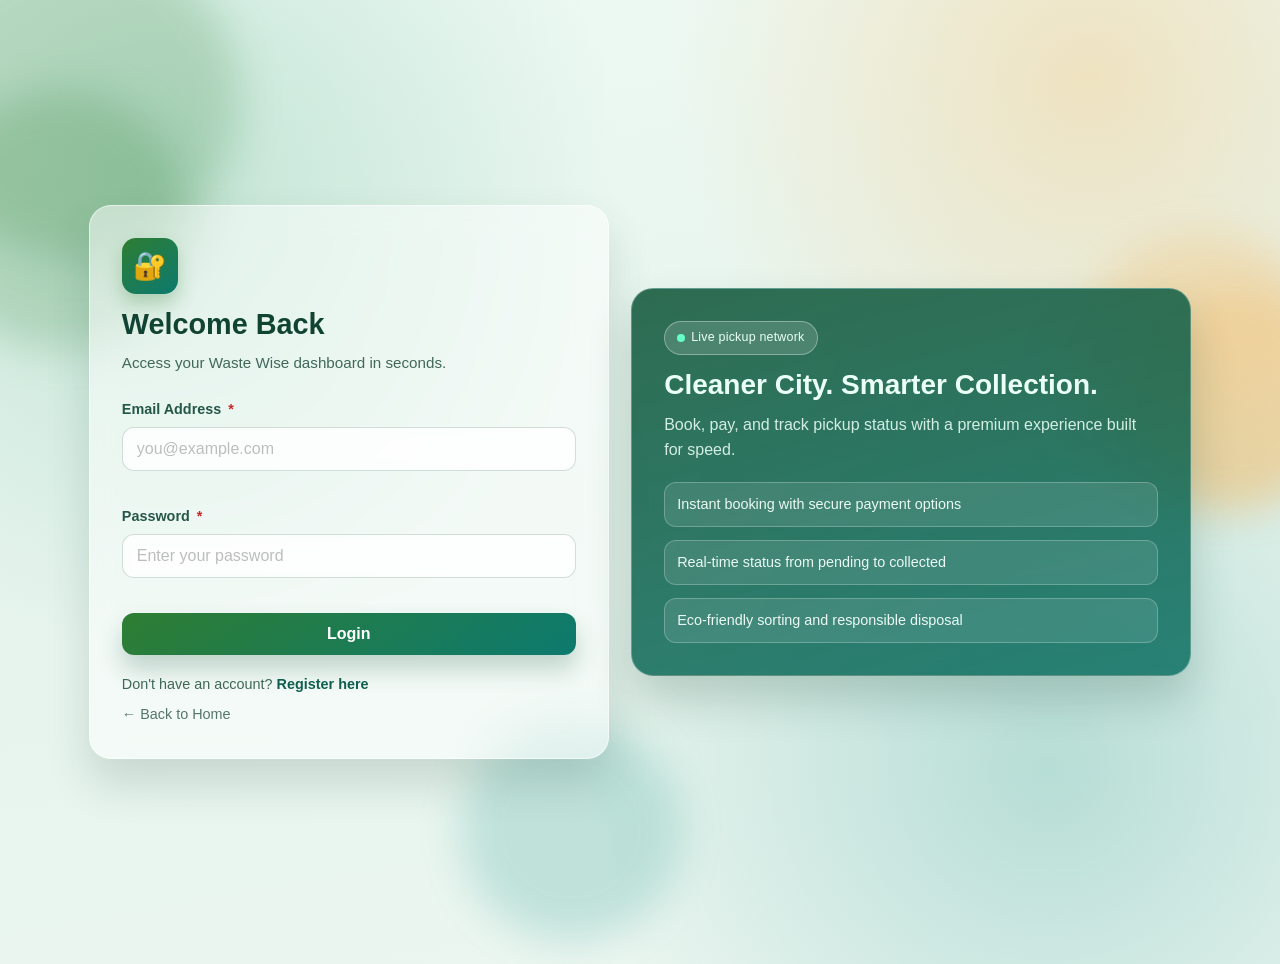
<file: target/classes/static/booking.html>
<!DOCTYPE html>
<html lang="en">
<head>
    <meta charset="UTF-8">
    <meta name="viewport" content="width=device-width, initial-scale=1.0">
    <title>New Booking - Waste Wise</title>
    <link rel="stylesheet" href="css/style.css">
</head>
<body>

    <!-- NAVBAR -->
    <nav class="navbar">
        <div class="navbar-brand">
            <span class="logo-icon">♻️</span>
            <span>Waste Wise</span>
        </div>
        <ul class="navbar-nav">
            <li><a href="dashboard.html">Dashboard</a></li>
            <li><a href="#" id="logout-nav">Logout</a></li>
        </ul>
    </nav>

    <div style="background: var(--bg-light); min-height: calc(100vh - 65px); padding: 2rem 1rem;">
        <div class="container" style="max-width: 700px;">

            <!-- STEP INDICATOR -->
            <div class="steps">
                <div class="step active" id="step-ind-1">
                    <div class="step-num">1</div>
                    <div class="step-label">Waste Type</div>
                </div>
                <div class="step-line" id="line-1"></div>
                <div class="step" id="step-ind-2">
                    <div class="step-num">2</div>
                    <div class="step-label">Schedule</div>
                </div>
                <div class="step-line" id="line-2"></div>
                <div class="step" id="step-ind-3">
                    <div class="step-num">3</div>
                    <div class="step-label">Confirm</div>
                </div>
            </div>

            <div id="alert-box"></div>

            <!-- STEP 1: SELECT WASTE TYPE -->
            <div id="step-1">
                <div class="card">
                    <h2 style="color: var(--primary-dark); margin-bottom: 0.3rem;">🗑️ Select Waste Type</h2>
                    <p style="color: var(--text-medium); margin-bottom: 1.5rem; font-size:0.95rem;">Choose the type of waste you want collected</p>

                    <div class="waste-grid" id="waste-grid">
                        <label class="waste-option" data-type="GENERAL" data-price="200">
                            <input type="radio" name="wasteType" value="GENERAL">
                            <span class="waste-icon">🗑️</span>
                            <span class="waste-name">General</span>
                            <span class="waste-price">LKR 200/kg</span>
                        </label>
                        <label class="waste-option" data-type="RECYCLABLE" data-price="150">
                            <input type="radio" name="wasteType" value="RECYCLABLE">
                            <span class="waste-icon">📦</span>
                            <span class="waste-name">Recyclable</span>
                            <span class="waste-price">LKR 150/kg</span>
                        </label>
                        <label class="waste-option" data-type="ORGANIC" data-price="100">
                            <input type="radio" name="wasteType" value="ORGANIC">
                            <span class="waste-icon">🌱</span>
                            <span class="waste-name">Organic</span>
                            <span class="waste-price">LKR 100/kg</span>
                        </label>
                        <label class="waste-option" data-type="HAZARDOUS" data-price="500">
                            <input type="radio" name="wasteType" value="HAZARDOUS">
                            <span class="waste-icon">☣️</span>
                            <span class="waste-name">Hazardous</span>
                            <span class="waste-price">LKR 500/kg</span>
                        </label>
                        <label class="waste-option" data-type="ELECTRONIC" data-price="400">
                            <input type="radio" name="wasteType" value="ELECTRONIC">
                            <span class="waste-icon">💻</span>
                            <span class="waste-name">Electronic</span>
                            <span class="waste-price">LKR 400/kg</span>
                        </label>
                        <label class="waste-option" data-type="CONSTRUCTION" data-price="800">
                            <input type="radio" name="wasteType" value="CONSTRUCTION">
                            <span class="waste-icon">🧱</span>
                            <span class="waste-name">Construction</span>
                            <span class="waste-price">LKR 800/kg</span>
                        </label>
                    </div>

                    <button class="btn btn-primary btn-full" onclick="nextStep(2)" id="step1-next">
                        Continue →
                    </button>
                </div>
            </div>

            <!-- STEP 2: SCHEDULE -->
            <div id="step-2" style="display:none;">
                <div class="card">
                    <h2 style="color: var(--primary-dark); margin-bottom: 0.3rem;">📅 Schedule Pickup</h2>
                    <p style="color: var(--text-medium); margin-bottom: 1.5rem; font-size:0.95rem;">Choose your preferred date and time slot</p>

                    <div class="form-group">
                        <label for="pickupAddress">Pickup Address <span class="required">*</span></label>
                        <textarea id="pickupAddress" class="form-control" rows="3"
                                  placeholder="Door No., Street, Area, City - Pincode" required></textarea>
                    </div>

                    <div class="form-row">
                        <div class="form-group">
                            <label for="collectionDate">Collection Date <span class="required">*</span></label>
                            <input type="date" id="collectionDate" class="form-control" required>
                        </div>
                        <div class="form-group">
                            <label for="timeSlot">Time Slot <span class="required">*</span></label>
                            <select id="timeSlot" class="form-control" required>
                                <option value="">-- Select Slot --</option>
                                <option value="MORNING">08:00 AM - 10:00 AM</option>
                                <option value="MID_MORNING">10:00 AM - 12:00 PM</option>
                                <option value="AFTERNOON">12:00 PM - 02:00 PM</option>
                                <option value="LATE_AFTERNOON">02:00 PM - 04:00 PM</option>
                                <option value="EVENING">04:00 PM - 06:00 PM</option>
                            </select>
                        </div>
                    </div>

                    <div class="form-group">
                        <label for="specialInstructions">Special Instructions (Optional)</label>
                        <textarea id="specialInstructions" class="form-control" rows="2"
                                  placeholder="e.g., Gate code 1234, leave at front door..."></textarea>
                    </div>

                    <div class="form-group">
                        <label for="weight">Estimated Weight (kg) <span class="required">*</span></label>
                        <input type="number" id="weight" class="form-control" min="0.1" max="10000" step="0.1"
                               placeholder="e.g. 5.5" required>
                        <small style="color:var(--text-light); font-size:0.82rem;">Enter the approximate weight of your waste in kilograms</small>
                    </div>

                    <div style="display:flex; gap:1rem;">
                        <button class="btn btn-outline" style="background: var(--bg-light); color: var(--primary-dark); border-color: var(--border);" onclick="nextStep(1)">← Back</button>
                        <button class="btn btn-primary" style="flex:1;" onclick="nextStep(3)">Review Booking →</button>
                    </div>
                </div>
            </div>

            <!-- STEP 3: CONFIRM -->
            <div id="step-3" style="display:none;">
                <div class="card">
                    <h2 style="color: var(--primary-dark); margin-bottom: 0.3rem;">✅ Confirm Booking</h2>
                    <p style="color: var(--text-medium); margin-bottom: 1.5rem; font-size:0.95rem;">Review your booking details before confirming</p>

                    <div class="payment-summary">
                        <h3>📋 Booking Summary</h3>
                        <div class="payment-row">
                            <span>Waste Type</span>
                            <span id="confirm-waste" style="font-weight:600;">-</span>
                        </div>
                        <div class="payment-row">
                            <span>⚖️ Weight</span>
                            <span id="confirm-weight" style="font-weight:600;">-</span>
                        </div>
                        <div class="payment-row">
                            <span>📍 Pickup Address</span>
                            <span id="confirm-address" style="font-weight:600; max-width:55%; text-align:right;">-</span>
                        </div>
                        <div class="payment-row">
                            <span>📅 Collection Date</span>
                            <span id="confirm-date" style="font-weight:600;">-</span>
                        </div>
                        <div class="payment-row">
                            <span>🕐 Time Slot</span>
                            <span id="confirm-slot" style="font-weight:600;">-</span>
                        </div>
                        <div class="payment-row">
                            <span>📝 Special Instructions</span>
                            <span id="confirm-instructions" style="font-weight:600;">None</span>
                        </div>
                        <div class="payment-row total">
                            <span>💰 Total Amount</span>
                            <span id="confirm-amount">LKR 0</span>
                        </div>
                    </div>

                    <div class="alert alert-info">
                        ℹ️ After confirming, you'll be redirected to the payment page to complete your booking.
                    </div>

                    <div style="display:flex; gap:1rem; margin-top:1rem;">
                        <button class="btn btn-outline" style="background: var(--bg-light); color: var(--primary-dark); border-color: var(--border);" onclick="nextStep(2)">← Back</button>
                        <button class="btn btn-secondary" style="flex:1;" id="confirmBtn" onclick="submitBooking()">
                            Confirm & Pay 💳
                        </button>
                    </div>
                </div>
            </div>

        </div>
    </div>

    <script>
        const BASE_URL = window.location.port === '8080'
            ? `${window.location.protocol}//${window.location.hostname}:8080/api`
            : 'http://localhost:8080/api';

        const user = JSON.parse(localStorage.getItem('user'));
        if (!user) window.location.href = 'login.html';

        document.getElementById('logout-nav').addEventListener('click', function (e) {
            e.preventDefault();
            localStorage.removeItem('user');
            window.location.href = 'login.html';
        });

        // Verify user still exists in DB (catches stale localStorage after data clear)
        fetch(`${BASE_URL}/users/${user.id}`).then(res => {
            if (res.status === 404 || !res.ok) {
                localStorage.removeItem('user');
                alert('Your session is no longer valid. Please log in again.');
                window.location.href = 'login.html';
            }
        }).catch(() => {});

        function toLocalDateInputValue(date) {
            const year = date.getFullYear();
            const month = String(date.getMonth() + 1).padStart(2, '0');
            const day = String(date.getDate()).padStart(2, '0');
            return `${year}-${month}-${day}`;
        }

        const slotStartHour = {
            MORNING: 8,
            MID_MORNING: 10,
            AFTERNOON: 12,
            LATE_AFTERNOON: 14,
            EVENING: 16
        };

        const allTimeSlotOptions = [
            { value: 'MORNING', label: '08:00 AM - 10:00 AM' },
            { value: 'MID_MORNING', label: '10:00 AM - 12:00 PM' },
            { value: 'AFTERNOON', label: '12:00 PM - 02:00 PM' },
            { value: 'LATE_AFTERNOON', label: '02:00 PM - 04:00 PM' },
            { value: 'EVENING', label: '04:00 PM - 06:00 PM' }
        ];

        function isPastSlotForToday(slotValue, selectedDateValue) {
            if (!slotValue || !selectedDateValue) return false;

            const today = new Date();
            const todayLocal = toLocalDateInputValue(today);
            if (selectedDateValue !== todayLocal) return false;

            const startHour = slotStartHour[slotValue];
            if (typeof startHour !== 'number') return false;

            const nowMinutes = today.getHours() * 60 + today.getMinutes();
            const slotStartMinutes = startHour * 60;
            return slotStartMinutes <= nowMinutes;
        }

        function refreshTimeSlotOptions() {
            const dateValue = document.getElementById('collectionDate').value;
            const slotSelect = document.getElementById('timeSlot');

            const previousValue = slotSelect.value;
            const availableOptions = allTimeSlotOptions.filter(slot => !isPastSlotForToday(slot.value, dateValue));

            slotSelect.innerHTML = '';

            const placeholder = document.createElement('option');
            placeholder.value = '';
            placeholder.textContent = availableOptions.length ? '-- Select Slot --' : '-- No slots available for today --';
            slotSelect.appendChild(placeholder);

            availableOptions.forEach(slot => {
                const option = document.createElement('option');
                option.value = slot.value;
                option.textContent = slot.label;
                slotSelect.appendChild(option);
            });

            if (previousValue && availableOptions.some(slot => slot.value === previousValue)) {
                slotSelect.value = previousValue;
            } else if (previousValue) {
                showAlert('Selected date is today. Please choose an upcoming time slot.', 'warning');
            }
        }

        // Allow booking from today (past slots are filtered separately).
        const minCollectionDate = new Date();
        document.getElementById('collectionDate').min = toLocalDateInputValue(minCollectionDate);
        document.getElementById('collectionDate').addEventListener('change', refreshTimeSlotOptions);
        refreshTimeSlotOptions();

        let selectedWasteType = null;
        let selectedPrice = 0;

        // Waste option selection
        document.querySelectorAll('.waste-option').forEach(option => {
            option.addEventListener('click', function () {
                document.querySelectorAll('.waste-option').forEach(o => o.classList.remove('selected'));
                this.classList.add('selected');
                this.querySelector('input').checked = true;
                selectedWasteType = this.dataset.type;
                selectedPrice = parseInt(this.dataset.price);
            });
        });

        const timeSlotLabels = {
            MORNING: '08:00 AM - 10:00 AM', MID_MORNING: '10:00 AM - 12:00 PM',
            AFTERNOON: '12:00 PM - 02:00 PM', LATE_AFTERNOON: '02:00 PM - 04:00 PM',
            EVENING: '04:00 PM - 06:00 PM'
        };

        const wasteLabels = {
            GENERAL: '🗑️ General Waste', RECYCLABLE: '📦 Recyclable Waste',
            ORGANIC: '🌱 Organic Waste', HAZARDOUS: '☣️ Hazardous Waste',
            ELECTRONIC: '💻 Electronic Waste', CONSTRUCTION: '🧱 Construction Debris'
        };

        function showAlert(message, type = 'error') {
            const box = document.getElementById('alert-box');
            const icons = { success: '✅', error: '❌', warning: '⚠️', info: 'ℹ️' };
            box.innerHTML = `<div class="alert alert-${type}">${icons[type] || ''} ${message}</div>`;
            box.scrollIntoView({ behavior: 'smooth' });
            if (type !== 'success') setTimeout(() => box.innerHTML = '', 5000);
        }

        function nextStep(step) {
            if (step === 2 && !selectedWasteType) {
                showAlert('Please select a waste type.', 'warning');
                return;
            }
            if (step === 3) {
                const address = document.getElementById('pickupAddress').value.trim();
                const date = document.getElementById('collectionDate').value;
                const slot = document.getElementById('timeSlot').value;
                const weight = parseFloat(document.getElementById('weight').value);
                if (!address || !date || !slot) {
                    showAlert('Please fill in all required fields.', 'warning');
                    return;
                }
                if (!weight || weight <= 0) {
                    showAlert('Please enter a valid estimated weight (kg).', 'warning');
                    return;
                }
                const selectedDateObj = new Date(date + 'T00:00:00');
                const minDateObj = new Date();
                minDateObj.setHours(0, 0, 0, 0);
                if (selectedDateObj < minDateObj) {
                    showAlert('Collection date cannot be in the past.', 'warning');
                    return;
                }
                if (isPastSlotForToday(slot, date)) {
                    showAlert('Past time slots are not allowed for today. Please select an upcoming slot.', 'warning');
                    return;
                }
                const totalAmount = Math.round(selectedPrice * weight * 100) / 100;
                // Populate confirm step
                document.getElementById('confirm-waste').textContent = wasteLabels[selectedWasteType];
                document.getElementById('confirm-weight').textContent = weight + ' kg';
                document.getElementById('confirm-address').textContent = address;
                document.getElementById('confirm-date').textContent = date;
                document.getElementById('confirm-slot').textContent = timeSlotLabels[slot];
                document.getElementById('confirm-amount').textContent = 'LKR ' + totalAmount;
                const instructions = document.getElementById('specialInstructions').value.trim();
                document.getElementById('confirm-instructions').textContent = instructions || 'None';
            }

            // Hide all steps
            document.getElementById('step-1').style.display = 'none';
            document.getElementById('step-2').style.display = 'none';
            document.getElementById('step-3').style.display = 'none';
            document.getElementById('step-' + step).style.display = 'block';

            // Update step indicators
            for (let i = 1; i <= 3; i++) {
                const el = document.getElementById('step-ind-' + i);
                el.classList.remove('active', 'done');
                if (i < step) el.classList.add('done');
                else if (i === step) el.classList.add('active');
            }
            document.getElementById('line-1').classList.toggle('active', step >= 2);
            document.getElementById('line-2').classList.toggle('active', step >= 3);

            window.scrollTo({ top: 0, behavior: 'smooth' });
        }

        async function submitBooking() {
            const btn = document.getElementById('confirmBtn');
            btn.innerHTML = '<span class="spinner"></span> Booking...';
            btn.disabled = true;

            const bookingData = {
                pickupAddress: document.getElementById('pickupAddress').value.trim(),
                wasteType: selectedWasteType,
                collectionDate: document.getElementById('collectionDate').value,
                timeSlot: document.getElementById('timeSlot').value,
                specialInstructions: document.getElementById('specialInstructions').value.trim(),
                weight: parseFloat(document.getElementById('weight').value) || 1.0
            };

            try {
                const res = await fetch(`${BASE_URL}/bookings/user/${user.id}`, {
                    method: 'POST',
                    headers: { 'Content-Type': 'application/json' },
                    body: JSON.stringify(bookingData)
                });

                const data = await res.json();

                if (res.ok || res.status === 201) {
                    showAlert('Booking created! Redirecting to payment...', 'success');
                    setTimeout(() => {
                        window.location.href = `payment.html?bookingId=${data.id}&amount=${data.amount}`;
                    }, 1200);
                } else {
                    showAlert(data.error || 'Failed to create booking.', 'error');
                }
            } catch (err) {
                showAlert('Cannot connect to server. Make sure Spring Boot is running.', 'error');
            } finally {
                btn.innerHTML = 'Confirm & Pay 💳';
                btn.disabled = false;
            }
        }
    </script>

</body>
</html>
</file>
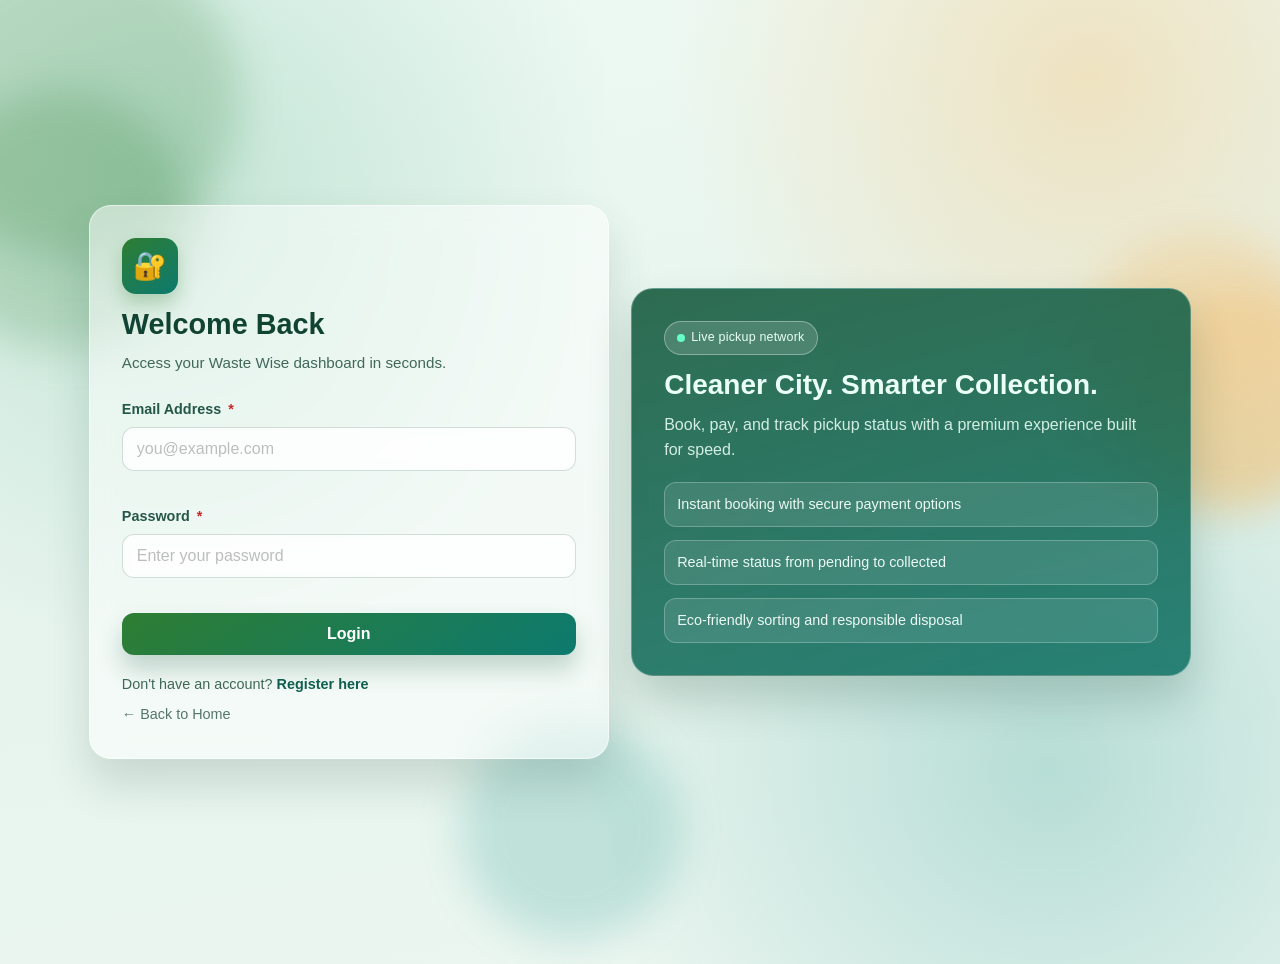
<file: target/classes/static/dashboard.html>
<!DOCTYPE html>
<html lang="en">
<head>
    <meta charset="UTF-8">
    <meta name="viewport" content="width=device-width, initial-scale=1.0">
    <title>Dashboard - Waste Wise</title>
    <link rel="stylesheet" href="css/style.css">
    <style>
        .user-glass {
            background:
                radial-gradient(circle at 8% 8%, rgba(49, 145, 104, 0.2), transparent 32%),
                radial-gradient(circle at 92% 12%, rgba(255, 143, 0, 0.16), transparent 28%),
                radial-gradient(circle at 80% 85%, rgba(0, 137, 123, 0.18), transparent 30%),
                linear-gradient(175deg, #edf8f2 0%, #e5f2eb 45%, #edf6f2 100%);
            color: #173428;
            min-height: 100vh;
        }

        .user-glass-orb {
            position: fixed;
            z-index: 0;
            border-radius: 50%;
            filter: blur(18px);
            pointer-events: none;
            animation: userOrbFloat 9s ease-in-out infinite;
        }

        .user-glass-orb.a {
            width: 260px;
            height: 260px;
            left: -80px;
            top: 100px;
            background: rgba(46, 125, 50, 0.2);
        }

        .user-glass-orb.b {
            width: 220px;
            height: 220px;
            right: -70px;
            top: 34%;
            background: rgba(255, 143, 0, 0.16);
            animation-delay: 1.6s;
        }

        .user-glass-orb.c {
            width: 200px;
            height: 200px;
            left: 42%;
            bottom: -70px;
            background: rgba(0, 137, 123, 0.18);
            animation-delay: 3s;
        }

        @keyframes userOrbFloat {
            0%, 100% { transform: translateY(0px); }
            50% { transform: translateY(-16px); }
        }

        .user-glass .dashboard-layout {
            position: relative;
            z-index: 1;
            backdrop-filter: blur(3px);
        }

        .user-glass .sidebar {
            background: rgba(19, 72, 52, 0.82);
            backdrop-filter: blur(14px);
            border-right: 1px solid rgba(255, 255, 255, 0.15);
            box-shadow: 14px 0 40px rgba(15, 58, 40, 0.2);
        }

        .user-glass .sidebar-user {
            background: rgba(255, 255, 255, 0.12);
            border: 1px solid rgba(255, 255, 255, 0.24);
            border-radius: 16px;
            backdrop-filter: blur(8px);
        }

        .user-glass .main-content {
            background: transparent;
        }

        .user-glass .page-title {
            color: #174936;
            letter-spacing: 0.2px;
        }

        .user-glass .stat-card,
        .user-glass .booking-card,
        .user-glass .card,
        .user-glass .modal-box {
            background: rgba(255, 255, 255, 0.56);
            border: 1px solid rgba(255, 255, 255, 0.52);
            backdrop-filter: blur(13px);
            box-shadow: 0 18px 32px rgba(20, 63, 46, 0.12);
        }

        .user-glass .stat-card:hover,
        .user-glass .booking-card:hover,
        .user-glass .card:hover {
            transform: translateY(-6px);
            box-shadow: 0 24px 38px rgba(20, 63, 46, 0.16);
        }

        .user-glass .filter-btn {
            background: rgba(255, 255, 255, 0.58);
            border: 1px solid rgba(25, 98, 71, 0.2);
            backdrop-filter: blur(8px);
        }

        .user-glass .filter-btn.active,
        .user-glass .filter-btn:hover {
            background: linear-gradient(145deg, #2e7d32, #0d7a6f);
            border-color: transparent;
            color: #fff;
        }

        .user-glass .modal-overlay {
            background: rgba(10, 32, 23, 0.42);
            backdrop-filter: blur(6px);
        }

        .user-glass .modal-title {
            border-bottom-color: rgba(19, 86, 62, 0.2);
        }

        .user-glass .form-control {
            background: rgba(255, 255, 255, 0.7);
            border: 1px solid rgba(19, 86, 62, 0.18);
        }

        .user-glass .form-control:focus {
            border-color: rgba(0, 137, 123, 0.6);
            box-shadow: 0 0 0 3px rgba(0, 137, 123, 0.14);
        }

        .user-glass .booking-actions .btn {
            border-radius: 10px;
        }

        @media (max-width: 900px) {
            .user-glass-orb { filter: blur(24px); }
        }

        /* Modal Overlay */
        .modal-overlay {
            display: none;
            position: fixed;
            inset: 0;
            background: rgba(0,0,0,0.5);
            z-index: 2000;
            align-items: center;
            justify-content: center;
            padding: 1rem;
        }
        .modal-overlay.open { display: flex; }
        .modal-box {
            background: #fff;
            border-radius: var(--radius);
            padding: 2rem;
            width: 100%;
            max-width: 520px;
            max-height: 90vh;
            overflow-y: auto;
            box-shadow: 0 20px 60px rgba(0,0,0,0.3);
            position: relative;
        }
        .modal-title {
            font-size: 1.2rem;
            font-weight: 700;
            color: var(--primary-dark);
            margin-bottom: 1.2rem;
            padding-bottom: 0.8rem;
            border-bottom: 2px solid var(--border);
        }
        .modal-close {
            position: absolute;
            top: 1rem; right: 1.2rem;
            background: none; border: none;
            font-size: 1.5rem; cursor: pointer;
            color: var(--text-light);
            line-height: 1;
        }
        .modal-close:hover { color: var(--danger); }
        .detail-row {
            display: flex;
            justify-content: space-between;
            align-items: flex-start;
            padding: 0.55rem 0;
            border-bottom: 1px solid var(--bg-light);
            gap: 1rem;
            font-size: 0.92rem;
        }
        .detail-row span:first-child { color: var(--text-light); min-width: 130px; }
        .detail-row span:last-child { font-weight: 600; color: var(--text-dark); text-align: right; }
        .modal-actions { display: flex; gap: 0.8rem; margin-top: 1.4rem; flex-wrap: wrap; }
        .filter-bar {
            display: flex;
            gap: 0.6rem;
            margin-bottom: 1rem;
            flex-wrap: wrap;
            align-items: center;
        }
        .filter-btn {
            padding: 0.35rem 1rem;
            border-radius: 20px;
            border: 1.5px solid var(--border);
            background: #fff;
            color: var(--text-medium);
            cursor: pointer;
            font-size: 0.85rem;
            transition: var(--transition);
        }
        .filter-btn.active, .filter-btn:hover {
            background: var(--primary);
            color: #fff;
            border-color: var(--primary);
        }
    </style>
</head>
<body class="user-glass">

    <div class="user-glass-orb a"></div>
    <div class="user-glass-orb b"></div>
    <div class="user-glass-orb c"></div>

    <!-- NAVBAR -->
    <nav class="navbar">
        <div class="navbar-brand">
            <span class="logo-icon">♻️</span>
            <span>Waste Wise</span>
        </div>
        <ul class="navbar-nav">
            <li><a href="dashboard.html" class="active">Dashboard</a></li>
            <li><a href="booking.html" class="btn-nav">+ New Booking</a></li>
        </ul>
    </nav>

    <!-- ====== VIEW DETAILS MODAL ====== -->
    <div class="modal-overlay" id="view-modal">
        <div class="modal-box">
            <button class="modal-close" onclick="closeModal('view-modal')">✕</button>
            <div class="modal-title">📋 Booking Details</div>
            <div id="view-modal-content"></div>
            <div class="modal-actions" id="view-modal-actions"></div>
        </div>
    </div>

    <!-- ====== EDIT BOOKING MODAL ====== -->
    <div class="modal-overlay" id="edit-modal">
        <div class="modal-box">
            <button class="modal-close" onclick="closeModal('edit-modal')">✕</button>
            <div class="modal-title">✏️ Edit Booking</div>
            <div id="edit-alert"></div>
            <form id="edit-form" onsubmit="submitEdit(event)">
                <input type="hidden" id="edit-booking-id">
                <div class="form-group">
                    <label>Waste Type <span class="required">*</span></label>
                    <select id="edit-waste-type" class="form-control" required>
                        <option value="GENERAL">🗑️ General Waste — LKR 200</option>
                        <option value="RECYCLABLE">📦 Recyclable Waste — LKR 150</option>
                        <option value="ORGANIC">🌱 Organic Waste — LKR 100</option>
                        <option value="HAZARDOUS">☣️ Hazardous Waste — LKR 500</option>
                        <option value="ELECTRONIC">💻 Electronic Waste — LKR 400</option>
                        <option value="CONSTRUCTION">🧱 Construction Debris — LKR 800</option>
                    </select>
                </div>
                <div class="form-group">
                    <label>Pickup Address <span class="required">*</span></label>
                    <textarea id="edit-address" class="form-control" rows="2" required></textarea>
                </div>
                <div class="form-row">
                    <div class="form-group">
                        <label>Collection Date <span class="required">*</span></label>
                        <input type="date" id="edit-date" class="form-control" required>
                    </div>
                    <div class="form-group">
                        <label>Time Slot <span class="required">*</span></label>
                        <select id="edit-time-slot" class="form-control" required>
                            <option value="MORNING">08:00 AM – 10:00 AM</option>
                            <option value="MID_MORNING">10:00 AM – 12:00 PM</option>
                            <option value="AFTERNOON">12:00 PM – 02:00 PM</option>
                            <option value="LATE_AFTERNOON">02:00 PM – 04:00 PM</option>
                            <option value="EVENING">04:00 PM – 06:00 PM</option>
                        </select>
                    </div>
                </div>
                <div class="form-group">
                    <label>Special Instructions</label>
                    <textarea id="edit-instructions" class="form-control" rows="2" placeholder="Any special notes..."></textarea>
                </div>
                <div class="form-group">
                    <label>Estimated Weight (kg) <span class="required">*</span></label>
                    <input type="number" id="edit-weight" class="form-control" min="0.1" max="10000" step="0.1" placeholder="e.g. 5.5" required>
                </div>
                <div class="modal-actions">
                    <button type="submit" class="btn btn-primary" id="edit-save-btn">💾 Save Changes</button>
                    <button type="button" class="btn" style="background:var(--bg-light);color:var(--text-dark);" onclick="closeModal('edit-modal')">Cancel</button>
                </div>
            </form>
        </div>
    </div>

    <div class="dashboard-layout">
        <!-- SIDEBAR -->
        <aside class="sidebar">
            <div class="sidebar-user">
                <div class="sidebar-avatar">👤</div>
                <h4 id="sidebar-name">User</h4>
                <p id="sidebar-email">user@email.com</p>
            </div>
            <nav class="sidebar-nav">
                <a href="dashboard.html" class="active">
                    <span class="nav-icon">🏠</span> Dashboard
                </a>
                <a href="booking.html">
                    <span class="nav-icon">📋</span> New Booking
                </a>
                <a href="admin-dashboard.html" id="admin-link">
                    <span class="nav-icon">📊</span> All Bookings
                </a>
                <a href="login.html" id="logout-btn" style="margin-top: auto;">
                    <span class="nav-icon">🚪</span> Logout
                </a>
            </nav>
        </aside>

        <!-- MAIN CONTENT -->
        <main class="main-content">
            <div class="page-title">🏠 Dashboard Overview</div>

            <!-- STATS -->
            <div class="stats-grid">
                <div class="stat-card">
                    <div class="stat-icon">📦</div>
                    <div class="stat-info"><h3 id="stat-total">0</h3><p>Total Bookings</p></div>
                </div>
                <div class="stat-card">
                    <div class="stat-icon">⏳</div>
                    <div class="stat-info"><h3 id="stat-pending">0</h3><p>Pending</p></div>
                </div>
                <div class="stat-card">
                    <div class="stat-icon">✅</div>
                    <div class="stat-info"><h3 id="stat-confirmed">0</h3><p>Confirmed</p></div>
                </div>
                <div class="stat-card">
                    <div class="stat-icon">🚛</div>
                    <div class="stat-info"><h3 id="stat-collected">0</h3><p>Collected</p></div>
                </div>
            </div>

            <!-- BOOKINGS LIST -->
            <div style="display:flex; align-items:center; justify-content:space-between; flex-wrap:wrap; gap:0.5rem; margin-bottom:0.8rem;">
                <div class="page-title" style="font-size:1.2rem; margin-bottom:0;">📋 My Bookings</div>
                <a href="booking.html" class="btn btn-primary btn-sm">+ New Booking</a>
            </div>

            <!-- FILTER BAR -->
            <div class="filter-bar">
                <button class="filter-btn active" onclick="filterBookings('ALL', this)">All</button>
                <button class="filter-btn" onclick="filterBookings('PENDING', this)">⏳ Pending</button>
                <button class="filter-btn" onclick="filterBookings('CONFIRMED', this)">✅ Confirmed</button>
                <button class="filter-btn" onclick="filterBookings('COLLECTED', this)">🚛 Collected</button>
                <button class="filter-btn" onclick="filterBookings('CANCELLED', this)">✖ Cancelled</button>
            </div>

            <div id="alert-box"></div>
            <div id="bookings-container">
                <div style="text-align:center; padding:2rem; color:var(--text-light);">
                    <span class="spinner"></span> Loading bookings...
                </div>
            </div>
        </main>
    </div>

    <script>
        const BASE_URL = window.location.port === '8080'
            ? `${window.location.protocol}//${window.location.hostname}:8080/api`
            : 'http://localhost:8080/api';
        const user = JSON.parse(localStorage.getItem('user'));
        if (!user) window.location.href = 'login.html';

        document.getElementById('sidebar-name').textContent = user.name || 'User';
        document.getElementById('sidebar-email').textContent = user.email || '';
        if (user.role !== 'ADMIN') {
            document.getElementById('admin-link').style.display = 'none';
        }
        document.getElementById('logout-btn').addEventListener('click', e => {
            e.preventDefault();
            localStorage.removeItem('user');
            window.location.href = 'login.html';
        });

        const wasteLabels = {
            GENERAL: '🗑️ General Waste', RECYCLABLE: '📦 Recyclable Waste',
            ORGANIC: '🌱 Organic Waste', HAZARDOUS: '☣️ Hazardous Waste',
            ELECTRONIC: '💻 Electronic Waste', CONSTRUCTION: '🧱 Construction Debris'
        };
        const timeSlotLabels = {
            MORNING: '08:00 AM – 10:00 AM', MID_MORNING: '10:00 AM – 12:00 PM',
            AFTERNOON: '12:00 PM – 02:00 PM', LATE_AFTERNOON: '02:00 PM – 04:00 PM',
            EVENING: '04:00 PM – 06:00 PM'
        };
        const slotStartHour = {
            MORNING: 8,
            MID_MORNING: 10,
            AFTERNOON: 12,
            LATE_AFTERNOON: 14,
            EVENING: 16
        };
        const allEditSlotValues = ['MORNING', 'MID_MORNING', 'AFTERNOON', 'LATE_AFTERNOON', 'EVENING'];

        function toLocalDateInputValue(date) {
            const year = date.getFullYear();
            const month = String(date.getMonth() + 1).padStart(2, '0');
            const day = String(date.getDate()).padStart(2, '0');
            return `${year}-${month}-${day}`;
        }

        function isPastSlotForToday(slotValue, selectedDateValue) {
            if (!slotValue || !selectedDateValue) return false;
            const todayLocal = toLocalDateInputValue(new Date());
            if (selectedDateValue !== todayLocal) return false;
            const startHour = slotStartHour[slotValue];
            if (typeof startHour !== 'number') return false;
            const now = new Date();
            return (startHour * 60) <= (now.getHours() * 60 + now.getMinutes());
        }

        function refreshEditTimeSlotOptions(preferredValue = '') {
            const dateValue = document.getElementById('edit-date').value;
            const slotSelect = document.getElementById('edit-time-slot');
            const available = allEditSlotValues.filter(slot => !isPastSlotForToday(slot, dateValue));

            slotSelect.innerHTML = '<option value="">-- Select Slot --</option>';
            available.forEach(slot => {
                const option = document.createElement('option');
                option.value = slot;
                option.textContent = timeSlotLabels[slot] || slot;
                slotSelect.appendChild(option);
            });

            if (preferredValue && available.includes(preferredValue)) {
                slotSelect.value = preferredValue;
            } else {
                slotSelect.value = '';
            }
        }
        function normalizeStatus(status) {
            if (status === 'APPROVED') return 'CONFIRMED';
            if (status === 'COMPLETED') return 'COLLECTED';
            return status;
        }

        function getBadgeClass(s) {
            const normalized = normalizeStatus(s);
            return {PENDING:'badge-pending',CONFIRMED:'badge-confirmed',COLLECTED:'badge-collected',CANCELLED:'badge-cancelled'}[normalized] || 'badge-pending';
        }

        // Verify user still exists in DB (catches stale localStorage after data clear)
        async function validateSession() {
            try {
                const res = await fetch(`${BASE_URL}/users/${user.id}`);
                if (res.status === 404 || !res.ok) {
                    localStorage.removeItem('user');
                    alert('Your session is no longer valid. Please log in again.');
                    window.location.href = 'login.html';
                    return false;
                }
            } catch (e) { /* server down - allow page to load */ }
            return true;
        }

        let allBookings = [];
        let currentFilter = 'ALL';

        function showAlert(msg, type = 'error') {
            const box = document.getElementById('alert-box');
            const icons = {success:'✅',error:'❌',warning:'⚠️',info:'ℹ️'};
            box.innerHTML = `<div class="alert alert-${type}">${icons[type]||''} ${msg}</div>`;
            if (type !== 'success') setTimeout(() => box.innerHTML = '', 5000);
        }

        async function loadBookings() {
            try {
                const res = await fetch(`${BASE_URL}/bookings/user/${user.id}`);
                allBookings = await res.json();
                updateStats();
                renderBookings();
            } catch (err) {
                document.getElementById('bookings-container').innerHTML =
                    `<div class="alert alert-error">❌ Cannot load bookings. Is the server running?</div>`;
            }
        }

        function updateStats() {
            document.getElementById('stat-total').textContent = allBookings.length;
            document.getElementById('stat-pending').textContent = allBookings.filter(b => normalizeStatus(b.status) === 'PENDING').length;
            document.getElementById('stat-confirmed').textContent = allBookings.filter(b => normalizeStatus(b.status) === 'CONFIRMED').length;
            document.getElementById('stat-collected').textContent = allBookings.filter(b => normalizeStatus(b.status) === 'COLLECTED').length;
        }

        function filterBookings(status, btn) {
            currentFilter = status;
            document.querySelectorAll('.filter-btn').forEach(b => b.classList.remove('active'));
            btn.classList.add('active');
            renderBookings();
        }

        function renderBookings() {
            const bookings = currentFilter === 'ALL'
                ? allBookings
                : allBookings.filter(b => normalizeStatus(b.status) === currentFilter);
            const container = document.getElementById('bookings-container');

            if (bookings.length === 0) {
                container.innerHTML = `
                    <div class="card" style="text-align:center; padding:2.5rem;">
                        <span style="font-size:3rem;">📭</span>
                        <p style="margin-top:1rem; color:var(--text-medium);">No bookings found.</p>
                        <a href="booking.html" class="btn btn-primary" style="margin-top:1rem;display:inline-flex;">+ Book a Pickup</a>
                    </div>`;
                return;
            }

            container.innerHTML = bookings.map(b => `
                <div class="booking-card">
                    <div class="booking-header">
                        <div>
                            <div style="font-weight:700; color:var(--primary-dark); margin-bottom:2px;">${wasteLabels[b.wasteType] || b.wasteType}</div>
                            <div class="booking-id">Booking #${b.id} &bull; ${new Date(b.createdAt).toLocaleDateString('en-LK')}</div>
                        </div>
                        <span class="badge ${getBadgeClass(b.status)}">${b.status}</span>
                    </div>
                    <div class="booking-details">
                        <div class="booking-detail-item"><span>📅 Collection Date</span><span>${b.collectionDate}</span></div>
                        <div class="booking-detail-item"><span>🕐 Time Slot</span><span>${timeSlotLabels[b.timeSlot] || b.timeSlot}</span></div>
                        <div class="booking-detail-item"><span>⚖️ Weight</span><span>${b.weight != null ? b.weight + ' kg' : '—'}</span></div>
                        <div class="booking-detail-item"><span>💰 Amount</span><span>LKR ${b.amount}</span></div>
                        <div class="booking-detail-item"><span>📍 Address</span><span>${(b.pickupAddress || '').substring(0, 45)}${b.pickupAddress && b.pickupAddress.length > 45 ? '…' : ''}</span></div>
                    </div>
                    <div class="booking-actions">
                        ${b.status === 'PENDING' ? `<a href="payment.html?bookingId=${b.id}&amount=${b.amount}" class="btn btn-secondary btn-sm">💳 Pay Now</a>` : ''}
                        ${(b.status === 'PENDING' || b.status === 'CONFIRMED') ? `<button class="btn btn-primary btn-sm" onclick='openEditModal(${JSON.stringify(b)})'>✏️ Edit</button>` : ''}
                        ${b.status === 'PENDING' ? `<button class="btn btn-danger btn-sm" onclick="cancelBooking(${b.id})">✖ Cancel</button>` : ''}
                        ${b.status !== 'COLLECTED' ? `<button class="btn btn-sm" style="background:#fbe9e7;color:var(--danger);border:1px solid #ffccbc;" onclick="deleteBooking(${b.id})">🗑 Delete</button>` : ''}
                        <button class="btn btn-sm" style="background:var(--bg-light);color:var(--primary-dark);" onclick='openViewModal(${JSON.stringify(b)})'>👁 View</button>
                    </div>
                </div>
            `).join('');
        }

        // ---- VIEW MODAL ----
        function openViewModal(b) {
            document.getElementById('view-modal-content').innerHTML = `
                <div class="detail-row"><span>Booking ID</span><span>#${b.id}</span></div>
                <div class="detail-row"><span>Status</span><span><span class="badge ${getBadgeClass(b.status)}">${b.status}</span></span></div>
                <div class="detail-row"><span>Waste Type</span><span>${wasteLabels[b.wasteType] || b.wasteType}</span></div>
                <div class="detail-row"><span>Weight</span><span>${b.weight != null ? b.weight + ' kg' : '—'}</span></div>
                <div class="detail-row"><span>Pickup Address</span><span>${b.pickupAddress}</span></div>
                <div class="detail-row"><span>Collection Date</span><span>${b.collectionDate}</span></div>
                <div class="detail-row"><span>Time Slot</span><span>${timeSlotLabels[b.timeSlot] || b.timeSlot}</span></div>
                <div class="detail-row"><span>Amount</span><span>LKR ${b.amount}</span></div>
                <div class="detail-row"><span>Special Instructions</span><span>${b.specialInstructions || '—'}</span></div>
                <div class="detail-row"><span>Created</span><span>${new Date(b.createdAt).toLocaleString('en-LK')}</span></div>
            `;
            const actions = document.getElementById('view-modal-actions');
            actions.innerHTML = '';
            if (b.status === 'PENDING') {
                actions.innerHTML += `<a href="payment.html?bookingId=${b.id}&amount=${b.amount}" class="btn btn-secondary btn-sm">💳 Pay Now</a>`;
                actions.innerHTML += `<button class="btn btn-danger btn-sm" onclick="closeModal('view-modal'); cancelBooking(${b.id})">✖ Cancel</button>`;
            }
            if (b.status === 'PENDING' || b.status === 'CONFIRMED') {
                actions.innerHTML += `<button class="btn btn-primary btn-sm" onclick="closeModal('view-modal'); openEditModal(${JSON.stringify(b).replace(/"/g,'&quot;')})">✏️ Edit</button>`;
            }
            if (b.status !== 'COLLECTED') {
                actions.innerHTML += `<button class="btn btn-sm" style="background:#fbe9e7;color:var(--danger);" onclick="closeModal('view-modal'); deleteBooking(${b.id})">🗑 Delete</button>`;
            }
            document.getElementById('view-modal').classList.add('open');
        }

        // ---- EDIT MODAL ----
        function openEditModal(b) {
            document.getElementById('edit-booking-id').value = b.id;
            document.getElementById('edit-waste-type').value = b.wasteType;
            document.getElementById('edit-address').value = b.pickupAddress;
            document.getElementById('edit-date').value = b.collectionDate;
            document.getElementById('edit-instructions').value = b.specialInstructions || '';
            document.getElementById('edit-weight').value = b.weight != null ? b.weight : 1;
            // Set min date to tomorrow
            const tomorrow = new Date(); tomorrow.setDate(tomorrow.getDate() + 1);
            document.getElementById('edit-date').min = toLocalDateInputValue(tomorrow);
            refreshEditTimeSlotOptions(b.timeSlot);
            document.getElementById('edit-alert').innerHTML = '';
            document.getElementById('edit-modal').classList.add('open');
        }

        async function submitEdit(e) {
            e.preventDefault();
            const btn = document.getElementById('edit-save-btn');
            btn.innerHTML = '<span class="spinner"></span> Saving...'; btn.disabled = true;
            const id = document.getElementById('edit-booking-id').value;
            const payload = {
                pickupAddress: document.getElementById('edit-address').value.trim(),
                wasteType: document.getElementById('edit-waste-type').value,
                collectionDate: document.getElementById('edit-date').value,
                timeSlot: document.getElementById('edit-time-slot').value,
                specialInstructions: document.getElementById('edit-instructions').value.trim(),
                weight: parseFloat(document.getElementById('edit-weight').value) || 1.0
            };
            const minDate = new Date();
            minDate.setHours(0, 0, 0, 0);
            minDate.setDate(minDate.getDate() + 1);
            const selectedDate = new Date(payload.collectionDate + 'T00:00:00');
            if (selectedDate < minDate) {
                document.getElementById('edit-alert').innerHTML =
                    `<div class="alert alert-error">❌ Collection date must be at least 1 day in advance.</div>`;
                btn.innerHTML = '💾 Save Changes'; btn.disabled = false;
                return;
            }
            if (isPastSlotForToday(payload.timeSlot, payload.collectionDate)) {
                document.getElementById('edit-alert').innerHTML =
                    `<div class="alert alert-error">❌ Please choose an upcoming time slot.</div>`;
                btn.innerHTML = '💾 Save Changes'; btn.disabled = false;
                return;
            }
            try {
                const res = await fetch(`${BASE_URL}/bookings/${id}`, {
                    method: 'PUT',
                    headers: { 'Content-Type': 'application/json' },
                    body: JSON.stringify(payload)
                });
                const data = await res.json();
                if (res.ok) {
                    closeModal('edit-modal');
                    showAlert('Booking updated successfully!', 'success');
                    loadBookings();
                } else {
                    document.getElementById('edit-alert').innerHTML =
                        `<div class="alert alert-error">❌ ${data.error || 'Update failed.'}</div>`;
                }
            } catch (err) {
                document.getElementById('edit-alert').innerHTML =
                    `<div class="alert alert-error">❌ Cannot connect to server.</div>`;
            } finally {
                btn.innerHTML = '💾 Save Changes'; btn.disabled = false;
            }
        }

        // ---- CANCEL (soft delete) ----
        async function cancelBooking(bookingId) {
            if (!confirm('Cancel this booking?')) return;
            try {
                const res = await fetch(`${BASE_URL}/bookings/${bookingId}/cancel`, { method: 'DELETE' });
                const data = await res.json();
                if (res.ok) { showAlert('Booking cancelled.', 'success'); loadBookings(); }
                else showAlert(data.error || 'Failed to cancel.', 'error');
            } catch { showAlert('Cannot connect to server.', 'error'); }
        }

        // ---- DELETE (hard delete) ----
        async function deleteBooking(bookingId) {
            if (!confirm('Permanently delete this booking? This cannot be undone.')) return;
            try {
                const res = await fetch(`${BASE_URL}/bookings/${bookingId}`, { method: 'DELETE' });
                const data = await res.json();
                if (res.ok) { showAlert('Booking deleted.', 'success'); loadBookings(); }
                else showAlert(data.error || 'Failed to delete.', 'error');
            } catch { showAlert('Cannot connect to server.', 'error'); }
        }

        // ---- MODAL HELPERS ----
        function closeModal(id) { document.getElementById(id).classList.remove('open'); }
        document.querySelectorAll('.modal-overlay').forEach(m => {
            m.addEventListener('click', e => { if (e.target === m) m.classList.remove('open'); });
        });
        document.getElementById('edit-date').addEventListener('change', () => refreshEditTimeSlotOptions());

        validateSession().then(valid => { if (valid) loadBookings(); });
    </script>

</body>
</html>
</file>
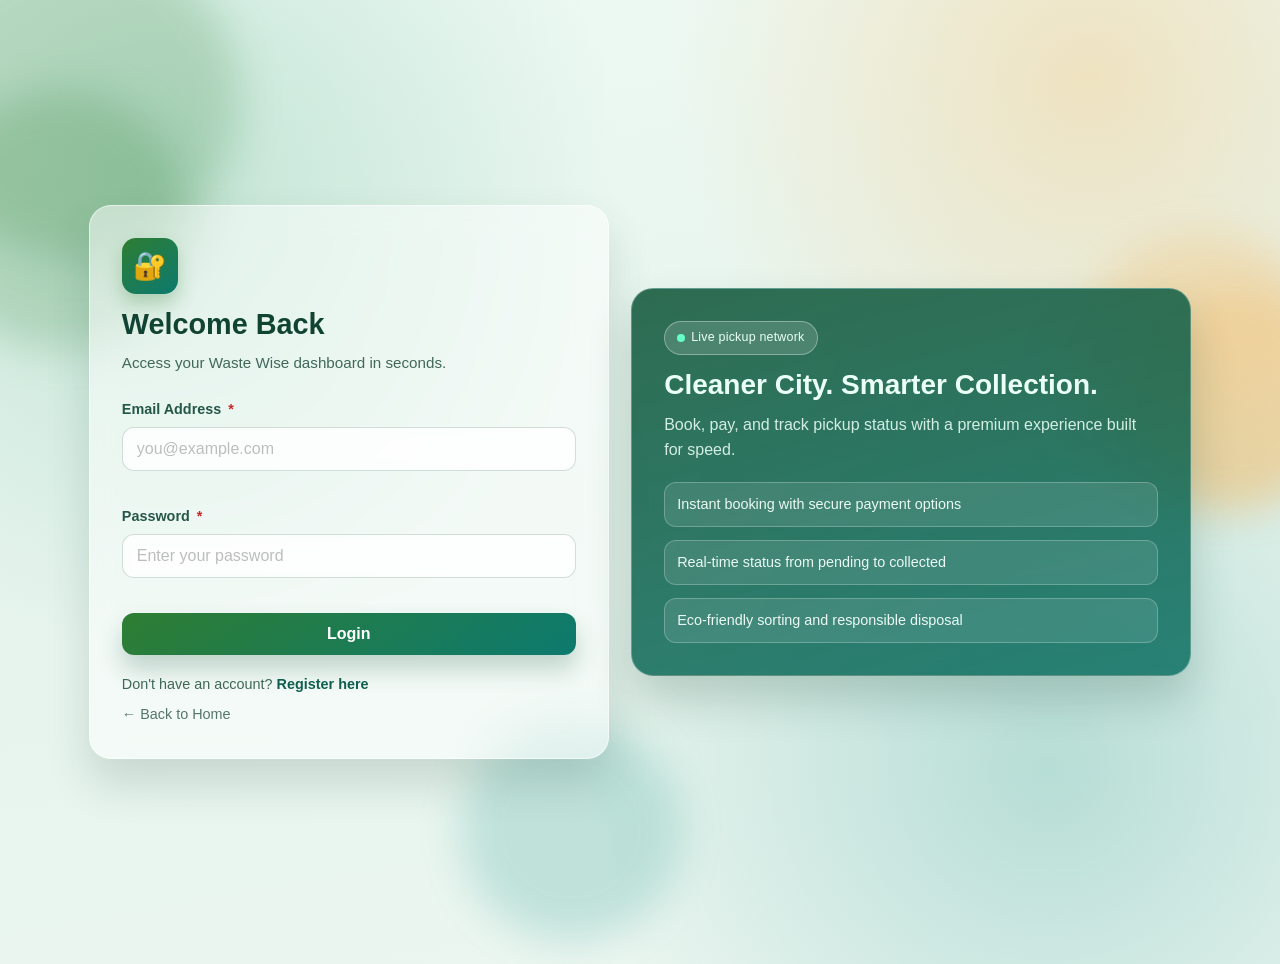
<file: target/classes/static/login.html>
<!DOCTYPE html>
<html lang="en">
<head>
    <meta charset="UTF-8">
    <meta name="viewport" content="width=device-width, initial-scale=1.0">
    <title>Login - Waste Wise</title>
    <link rel="stylesheet" href="css/style.css">
    <style>
        .login-premium {
            min-height: 100vh;
            margin: 0;
            font-family: "Avenir Next", "Segoe UI Variable", "Trebuchet MS", sans-serif;
            background:
                radial-gradient(circle at 12% 18%, rgba(68, 167, 123, 0.25), transparent 34%),
                radial-gradient(circle at 85% 8%, rgba(255, 143, 0, 0.2), transparent 30%),
                radial-gradient(circle at 82% 80%, rgba(0, 137, 123, 0.22), transparent 36%),
                linear-gradient(170deg, #eefaf4 0%, #e6f4ed 50%, #ecf6f1 100%);
            overflow-x: hidden;
            color: #133127;
        }

        .login-orb {
            position: fixed;
            border-radius: 50%;
            filter: blur(20px);
            z-index: 0;
            animation: drift 10s ease-in-out infinite;
            pointer-events: none;
        }

        .login-orb.a {
            width: 320px;
            height: 320px;
            top: -60px;
            left: -80px;
            background: rgba(46, 125, 50, 0.2);
        }

        .login-orb.b {
            width: 280px;
            height: 280px;
            right: -70px;
            top: 26%;
            background: rgba(255, 143, 0, 0.16);
            animation-delay: 1.8s;
        }

        .login-orb.c {
            width: 220px;
            height: 220px;
            bottom: -40px;
            left: 36%;
            background: rgba(0, 137, 123, 0.18);
            animation-delay: 3.2s;
        }

        @keyframes drift {
            0%, 100% { transform: translateY(0px); }
            50% { transform: translateY(-18px); }
        }

        .login-shell {
            position: relative;
            z-index: 2;
            min-height: 100vh;
            display: grid;
            grid-template-columns: minmax(320px, 520px) minmax(320px, 560px);
            justify-content: center;
            align-items: center;
            gap: 1.4rem;
            padding: 2rem 1rem;
        }

        .login-card {
            background: rgba(255, 255, 255, 0.5);
            backdrop-filter: blur(14px);
            border: 1px solid rgba(255, 255, 255, 0.55);
            box-shadow: 0 24px 44px rgba(20, 66, 47, 0.16);
            border-radius: 22px;
            padding: 2rem;
        }

        .login-panel {
            background:
                linear-gradient(165deg, rgba(19, 88, 59, 0.88), rgba(0, 104, 91, 0.8));
            color: #eafff6;
            border: 1px solid rgba(255, 255, 255, 0.25);
            box-shadow: 0 24px 44px rgba(20, 66, 47, 0.2);
        }

        .login-chip {
            display: inline-block;
            border-radius: 999px;
            border: 1px solid rgba(255, 255, 255, 0.35);
            background: rgba(255, 255, 255, 0.14);
            padding: 6px 12px;
            font-size: 0.78rem;
            letter-spacing: 0.2px;
            margin-bottom: 0.8rem;
        }

        .login-panel h3 {
            font-size: 1.75rem;
            margin-bottom: 0.65rem;
            line-height: 1.2;
        }

        .login-panel p {
            color: rgba(234, 255, 246, 0.88);
            margin-bottom: 1.2rem;
        }

        .panel-list {
            display: grid;
            gap: 0.8rem;
        }

        .panel-item {
            border: 1px solid rgba(255, 255, 255, 0.24);
            background: rgba(255, 255, 255, 0.1);
            border-radius: 12px;
            padding: 10px 12px;
            font-size: 0.9rem;
            color: rgba(244, 255, 251, 0.95);
        }

        .login-header h2 {
            margin: 0.45rem 0 0.25rem;
            color: #114333;
            font-size: 1.8rem;
        }

        .login-header p {
            margin: 0;
            color: #40685b;
            font-size: 0.95rem;
        }

        .login-icon {
            width: 56px;
            height: 56px;
            border-radius: 14px;
            display: inline-flex;
            align-items: center;
            justify-content: center;
            font-size: 1.7rem;
            background: linear-gradient(145deg, #2e7d32, #0d7a6f);
            color: #fff;
            box-shadow: 0 10px 18px rgba(46, 125, 50, 0.26);
        }

        .login-premium #loginForm {
            margin-top: 1.4rem;
            display: grid;
            gap: 0.95rem;
        }

        .login-premium .form-group label {
            color: #245748;
            font-weight: 600;
            font-size: 0.9rem;
        }

        .login-premium .form-control {
            border: 1px solid rgba(41, 93, 74, 0.2);
            background: rgba(255, 255, 255, 0.66);
            backdrop-filter: blur(6px);
            border-radius: 12px;
            padding: 12px 14px;
            color: #123d2f;
            transition: border-color 0.2s ease, box-shadow 0.2s ease;
        }

        .login-premium .form-control:focus {
            outline: none;
            border-color: rgba(0, 137, 123, 0.7);
            box-shadow: 0 0 0 3px rgba(0, 137, 123, 0.14);
        }

        .login-premium .btn-primary {
            border-radius: 12px;
            padding: 12px 18px;
            background: linear-gradient(145deg, #2e7d32, #0d7a6f);
            border: none;
            box-shadow: 0 14px 24px rgba(22, 87, 61, 0.24);
        }

        .login-premium .btn-primary:hover {
            transform: translateY(-1px);
            filter: brightness(1.03);
        }

        .login-links {
            margin-top: 1.15rem;
            display: grid;
            gap: 0.45rem;
            font-size: 0.9rem;
            color: #3f6758;
        }

        .login-links a {
            color: #0f5f4f;
            font-weight: 600;
        }

        .login-links .back {
            color: #55766a;
            font-weight: 500;
        }

        .live-dot {
            display: inline-block;
            width: 8px;
            height: 8px;
            border-radius: 50%;
            background: #66ffcb;
            box-shadow: 0 0 0 0 rgba(102, 255, 203, 0.65);
            animation: pulseDot 2s infinite;
            margin-right: 6px;
            vertical-align: middle;
        }

        @keyframes pulseDot {
            0% { box-shadow: 0 0 0 0 rgba(102, 255, 203, 0.65); }
            70% { box-shadow: 0 0 0 10px rgba(102, 255, 203, 0); }
            100% { box-shadow: 0 0 0 0 rgba(102, 255, 203, 0); }
        }

        @media (max-width: 980px) {
            .login-shell {
                grid-template-columns: 1fr;
                max-width: 560px;
                margin: 0 auto;
            }

            .login-panel {
                order: -1;
            }
        }

        @media (max-width: 640px) {
            .login-card {
                border-radius: 18px;
                padding: 1.25rem;
            }

            .login-panel h3 {
                font-size: 1.45rem;
            }
        }
    </style>
</head>
<body class="form-page login-premium">

    <div class="login-orb a"></div>
    <div class="login-orb b"></div>
    <div class="login-orb c"></div>

    <main class="login-shell">
        <section class="login-card">
            <div class="login-header">
                <span class="login-icon">🔐</span>
                <h2>Welcome Back</h2>
                <p>Access your Waste Wise dashboard in seconds.</p>
            </div>

            <div id="alert-box"></div>

            <form id="loginForm" novalidate autocomplete="on">
                <div class="form-group">
                    <label for="email">Email Address <span class="required">*</span></label>
                    <input type="email" id="email" name="email" class="form-control"
                           placeholder="you@example.com" autocomplete="username" autocapitalize="off" spellcheck="false" required>
                </div>

                <div class="form-group">
                    <label for="password">Password <span class="required">*</span></label>
                    <input type="password" id="password" name="password" class="form-control"
                           placeholder="Enter your password" autocomplete="current-password" required>
                </div>

                <button type="submit" class="btn btn-primary btn-full" id="loginBtn">
                    Login
                </button>
            </form>

            <div class="login-links">
                <div>Don't have an account? <a href="register.html">Register here</a></div>
                <a href="index.html" class="back">← Back to Home</a>
            </div>
        </section>

        <aside class="login-card login-panel">
            <span class="login-chip"><span class="live-dot"></span>Live pickup network</span>
            <h3>Cleaner City. Smarter Collection.</h3>
            <p>Book, pay, and track pickup status with a premium experience built for speed.</p>
            <div class="panel-list">
                <div class="panel-item">Instant booking with secure payment options</div>
                <div class="panel-item">Real-time status from pending to collected</div>
                <div class="panel-item">Eco-friendly sorting and responsible disposal</div>
            </div>
        </aside>
    </main>

    <script>
        const BASE_URL = window.location.port === '8080'
            ? `${window.location.protocol}//${window.location.hostname}:8080/api`
            : 'http://localhost:8080/api';

        function showAlert(message, type = 'error') {
            const box = document.getElementById('alert-box');
            const icons = { success: '✅', error: '❌', warning: '⚠️', info: 'ℹ️' };
            box.innerHTML = `<div class="alert alert-${type}">${icons[type] || ''} ${message}</div>`;
            setTimeout(() => box.innerHTML = '', 4000);
        }

        document.getElementById('loginForm').addEventListener('submit', async function (e) {
            e.preventDefault();
            const btn = document.getElementById('loginBtn');
            const email = document.getElementById('email').value.trim();
            const password = document.getElementById('password').value;

            if (!email || !password) {
                showAlert('Please fill in all fields.', 'warning');
                return;
            }

            btn.innerHTML = '<span class="spinner"></span> Logging in...';
            btn.disabled = true;

            try {
                const response = await fetch(`${BASE_URL}/users/login`, {
                    method: 'POST',
                    headers: { 'Content-Type': 'application/json' },
                    body: JSON.stringify({ email, password })
                });

                const data = await response.json();

                if (response.ok) {
                    // Store user in localStorage
                    localStorage.setItem('user', JSON.stringify(data));
                    showAlert('Login successful! Redirecting...', 'success');
                    const redirectPage = data.role === 'ADMIN' ? 'admin-dashboard.html' : 'dashboard.html';
                    setTimeout(() => window.location.href = redirectPage, 1200);
                } else {
                    showAlert(data.error || 'Invalid credentials.', 'error');
                }
            } catch (err) {
                showAlert('Cannot connect to server. Make sure Spring Boot is running on port 8080.', 'error');
            } finally {
                btn.innerHTML = 'Login';
                btn.disabled = false;
            }
        });
    </script>

</body>
</html>
</file>
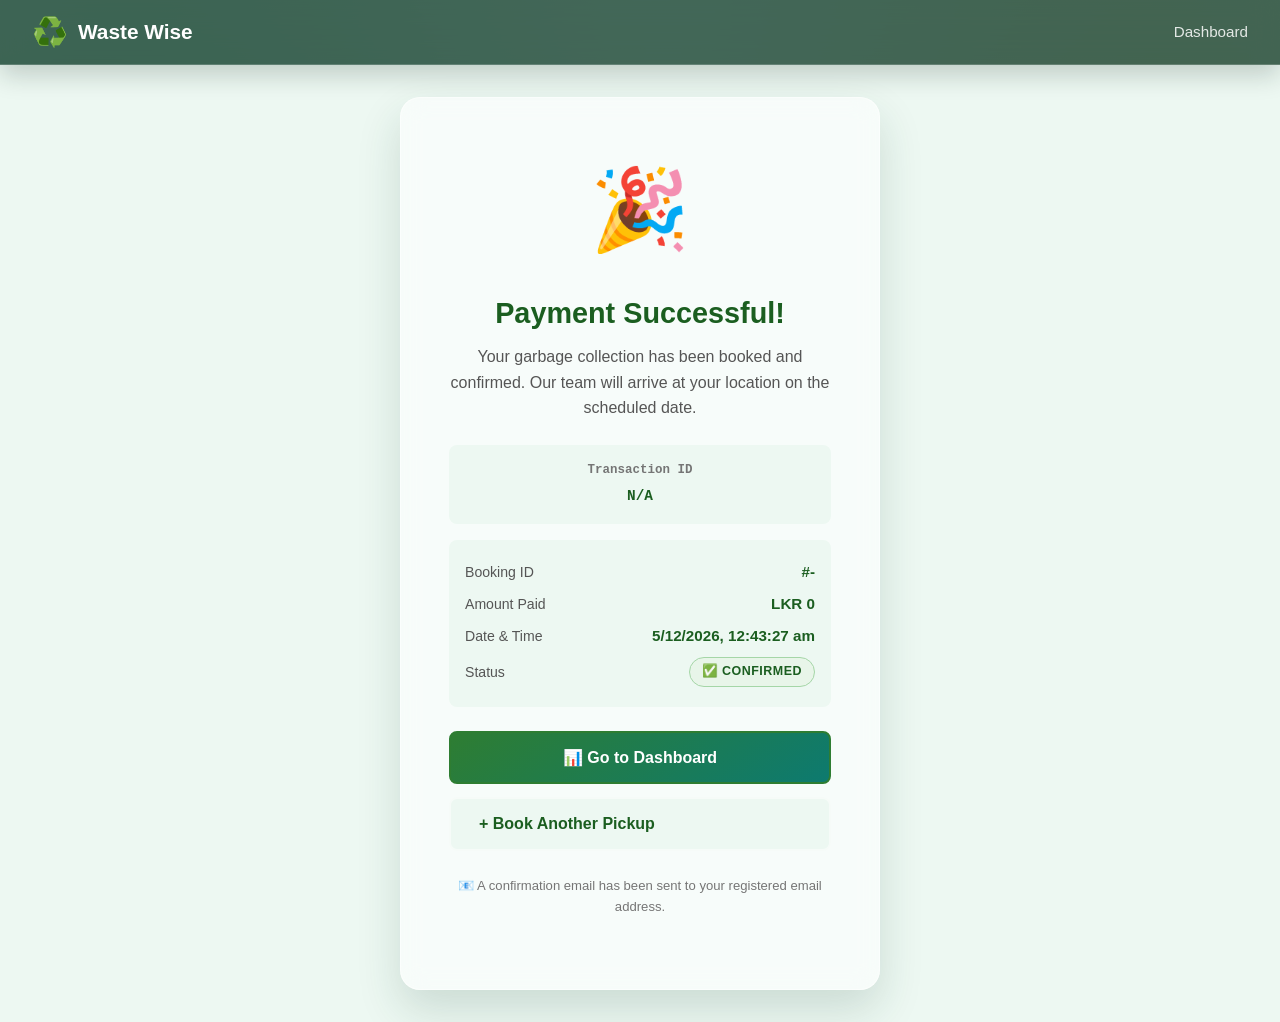
<file: target/classes/static/payment-success.html>
<!DOCTYPE html>
<html lang="en">
<head>
    <meta charset="UTF-8">
    <meta name="viewport" content="width=device-width, initial-scale=1.0">
    <title>Payment Successful - Waste Wise</title>
    <link rel="stylesheet" href="css/style.css">
</head>
<body>

    <!-- NAVBAR -->
    <nav class="navbar">
        <div class="navbar-brand">
            <span class="logo-icon">♻️</span>
            <span>Waste Wise</span>
        </div>
        <ul class="navbar-nav">
            <li><a href="dashboard.html">Dashboard</a></li>
        </ul>
    </nav>

    <div class="success-page">
        <div class="success-card">
            <span class="success-icon">🎉</span>
            <h2>Payment Successful!</h2>
            <p>Your garbage collection has been booked and confirmed. Our team will arrive at your location on the scheduled date.</p>

            <div class="transaction-box">
                <div style="font-size:0.78rem; color: var(--text-light); margin-bottom:4px;">Transaction ID</div>
                <span id="txn-id">-</span>
            </div>

            <div style="background: var(--bg-light); border-radius: 8px; padding: 1rem; margin-bottom: 1.5rem; text-align: left;">
                <div class="payment-row" style="padding: 4px 0;">
                    <span style="color:var(--text-medium); font-size:0.88rem;">Booking ID</span>
                    <span id="success-booking-id" style="font-weight:700; color: var(--primary-dark);">#-</span>
                </div>
                <div class="payment-row" style="padding: 4px 0;">
                    <span style="color:var(--text-medium); font-size:0.88rem;">Amount Paid</span>
                    <span id="success-amount" style="font-weight:700; color: var(--primary-dark);">LKR 0</span>
                </div>
                <div class="payment-row" style="padding: 4px 0;">
                    <span style="color:var(--text-medium); font-size:0.88rem;">Date & Time</span>
                    <span id="success-datetime" style="font-weight:700; color: var(--primary-dark);">-</span>
                </div>
                <div class="payment-row" style="padding: 4px 0;">
                    <span style="color:var(--text-medium); font-size:0.88rem;">Status</span>
                    <span class="badge badge-confirmed">✅ CONFIRMED</span>
                </div>
            </div>

            <div style="display:flex; flex-direction:column; gap:0.8rem;">
                <a href="dashboard.html" class="btn btn-primary btn-full">📊 Go to Dashboard</a>
                <a href="booking.html" class="btn btn-outline" style="color: var(--primary-dark); border-color: var(--border); background: var(--bg-light);">
                    + Book Another Pickup
                </a>
            </div>

            <p style="margin-top: 1.5rem; font-size: 0.82rem; color: var(--text-light);">
                📧 A confirmation email has been sent to your registered email address.
            </p>
        </div>
    </div>

    <script>
        const params = new URLSearchParams(window.location.search);
        const txn = params.get('txn') || 'N/A';
        const amount = params.get('amount') || '0';
        const bookingId = params.get('bookingId') || '-';

        document.getElementById('txn-id').textContent = txn;
        document.getElementById('success-amount').textContent = 'LKR ' + amount;
        document.getElementById('success-booking-id').textContent = '#' + bookingId;

        const now = new Date();
        document.getElementById('success-datetime').textContent = now.toLocaleString('en-IN');
    </script>

</body>
</html>
</file>
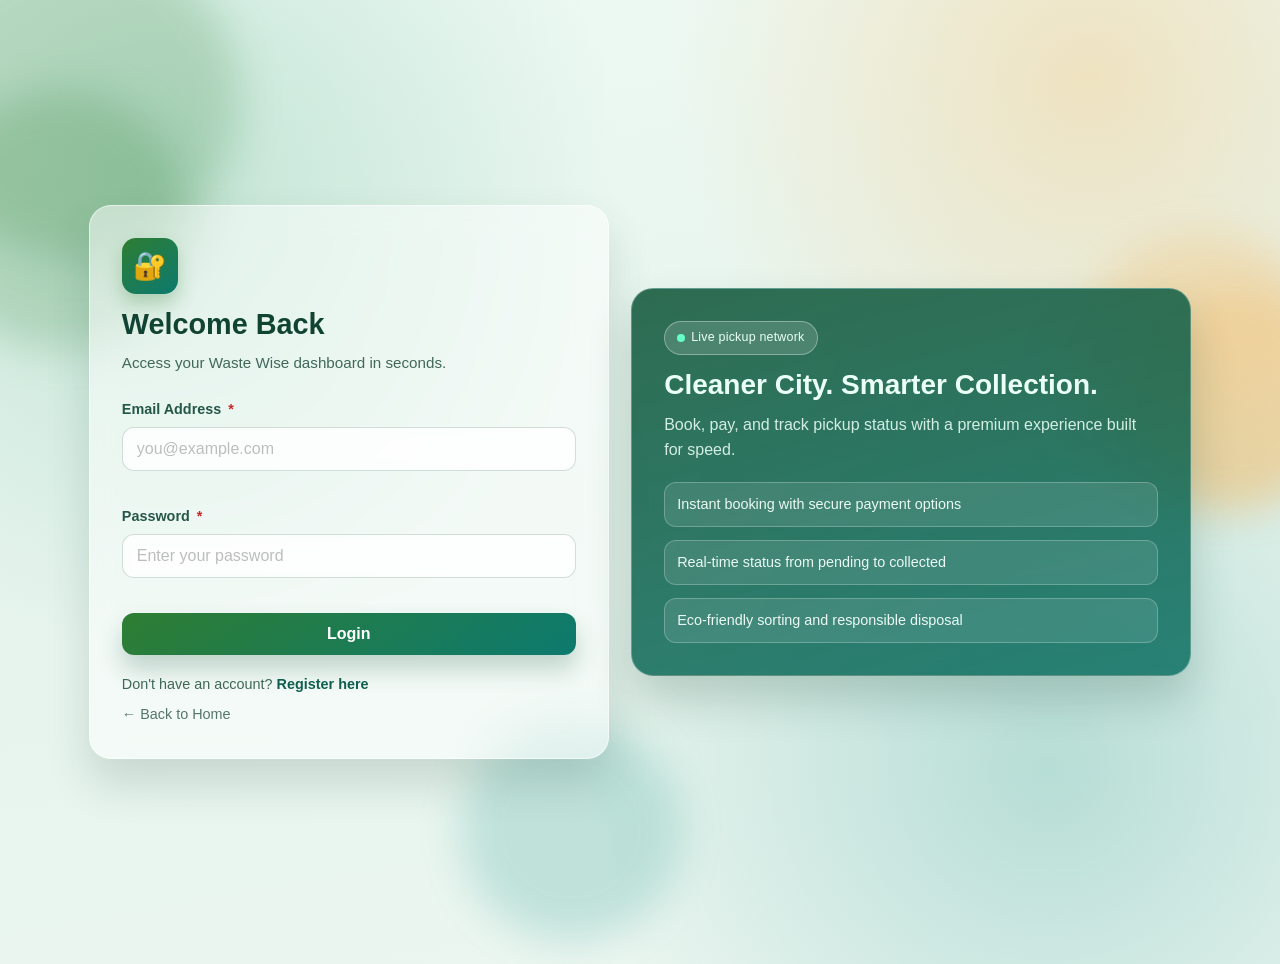
<file: target/classes/static/payment.html>
<!DOCTYPE html>
<html lang="en">
<head>
    <meta charset="UTF-8">
    <meta name="viewport" content="width=device-width, initial-scale=1.0">
    <title>Payment - Waste Wise</title>
    <link rel="stylesheet" href="css/style.css">
</head>
<body>

    <!-- NAVBAR -->
    <nav class="navbar">
        <div class="navbar-brand">
            <span class="logo-icon">♻️</span>
            <span>Waste Wise</span>
        </div>
        <ul class="navbar-nav">
            <li><a href="dashboard.html">← Back to Dashboard</a></li>
        </ul>
    </nav>

    <div style="background: var(--bg-light); min-height: calc(100vh - 65px); padding: 2rem 1rem;">
        <div class="container" style="max-width: 600px;">

            <div class="page-title" style="justify-content: center; margin-bottom: 1.5rem;">💳 Complete Payment</div>

            <div id="alert-box"></div>

            <!-- PAYMENT SUMMARY -->
            <div class="payment-summary">
                <h3>🧾 Order Summary</h3>
                <div class="payment-row">
                    <span>Booking ID</span>
                    <span id="summary-booking-id" style="font-weight:600;">#-</span>
                </div>
                <div class="payment-row">
                    <span>Service Charge</span>
                    <span id="summary-base" style="font-weight:600;">LKR 0</span>
                </div>
                <div class="payment-row">
                    <span>GST (18%)</span>
                    <span id="summary-gst" style="font-weight:600;">LKR 0</span>
                </div>
                <div class="payment-row total">
                    <span>Total Payable</span>
                    <span id="summary-total">LKR 0</span>
                </div>
            </div>

            <!-- PAYMENT FORM -->
            <div class="card">
                <h3 style="color: var(--primary-dark); margin-bottom: 1.2rem;">Select Payment Method</h3>

                <div class="payment-methods">
                    <label class="method-option selected" id="method-credit">
                        <input type="radio" name="paymentMethod" value="CREDIT_CARD" checked
                               onchange="selectMethod('CREDIT_CARD', 'method-credit')">
                        <span>💳</span>
                        <span>Credit Card</span>
                    </label>
                    <label class="method-option" id="method-debit">
                        <input type="radio" name="paymentMethod" value="DEBIT_CARD"
                               onchange="selectMethod('DEBIT_CARD', 'method-debit')">
                        <span>💳</span>
                        <span>Debit Card</span>
                    </label>
                    <label class="method-option" id="method-cash">
                        <input type="radio" name="paymentMethod" value="CASH_ON_COLLECTION"
                               onchange="selectMethod('CASH_ON_COLLECTION', 'method-cash')">
                        <span>💵</span>
                        <span>Cash on Collection</span>
                    </label>
                </div>

                <!-- CARD INPUTS (show for card methods) -->
                <div class="card-inputs active" id="card-inputs">
                    <div class="form-group">
                        <label for="cardHolder">Card Holder Name <span class="required">*</span></label>
                        <input type="text" id="cardHolder" class="form-control" placeholder="Name as on card"
                               oninput="clearFieldError('err-holder')">
                        <small class="field-error" id="err-holder"></small>
                    </div>
                    <div class="form-group">
                        <label for="cardNumber">Card Number <span class="required">*</span></label>
                        <input type="text" id="cardNumber" class="form-control" placeholder="1234 5678 9012 3456"
                               maxlength="19" oninput="formatCard(this); clearFieldError('err-number')">
                        <small class="field-error" id="err-number"></small>
                    </div>
                    <div class="form-row">
                        <div class="form-group">
                            <label for="cardExpiry">Expiry Date <span class="required">*</span></label>
                            <input type="text" id="cardExpiry" class="form-control" placeholder="MM/YY"
                                   maxlength="5" oninput="formatExpiry(this); clearFieldError('err-expiry')">
                            <small class="field-error" id="err-expiry"></small>
                        </div>
                        <div class="form-group">
                            <label for="cardCvv">CVV <span class="required">*</span></label>
                            <input type="password" id="cardCvv" class="form-control" placeholder="•••"
                                   maxlength="4" oninput="clearFieldError('err-cvv')">
                            <small class="field-error" id="err-cvv"></small>
                        </div>
                    </div>
                </div>

                <!-- CASH INFO -->
                <div class="card-inputs" id="cash-info">
                    <div class="alert alert-info">
                        💵 Pay the amount to our collection agent on the day of pickup. Please keep exact change ready.
                    </div>
                </div>

                <!-- SECURE BADGE -->
                <style>
                    .field-error { color: #e53935; font-size: 0.8rem; display: block; margin-top: 3px; min-height: 1em; }
                    .form-control.input-error { border-color: #e53935 !important; background: #fff8f8; }
                </style>
                <div style="display:flex; align-items:center; gap:8px; color: var(--text-light); font-size:0.82rem; margin-bottom: 1.2rem;">
                    <span>🔒</span>
                    <span>256-bit SSL Encrypted &bull; Safe & Secure Payment</span>
                </div>

                <button class="btn btn-secondary btn-full" id="payBtn" onclick="processPayment()">
                    💳 Pay <span id="pay-amount">LKR 0</span>
                </button>
                <button class="btn btn-outline btn-full" id="retryBtn" onclick="processPayment()"
                        style="display:none; margin-top:0.7rem; color: var(--primary-dark); border-color: var(--border); background: var(--bg-light);">
                    🔁 Retry Payment
                </button>
            </div>

        </div>
    </div>

    <script>
        const BASE_URL = window.location.port === '8080'
            ? `${window.location.protocol}//${window.location.hostname}:8080/api`
            : 'http://localhost:8080/api';
        const user = JSON.parse(localStorage.getItem('user'));
        if (!user) window.location.href = 'login.html';

        // Get booking info from URL params
        const params = new URLSearchParams(window.location.search);
        const bookingId = params.get('bookingId');
        const baseAmount = parseFloat(params.get('amount')) || 0;
        const gst = Math.round(baseAmount * 0.18);
        const totalAmount = baseAmount + gst;

        document.getElementById('summary-booking-id').textContent = '#' + bookingId;
        document.getElementById('summary-base').textContent = 'LKR ' + baseAmount;
        document.getElementById('summary-gst').textContent = 'LKR ' + gst;
        document.getElementById('summary-total').textContent = 'LKR ' + totalAmount;
        document.getElementById('pay-amount').textContent = 'LKR ' + totalAmount;

        let currentMethod = 'CREDIT_CARD';

        function selectMethod(method, id) {
            currentMethod = method;
            document.querySelectorAll('.method-option').forEach(m => m.classList.remove('selected'));
            document.getElementById(id).classList.add('selected');
            document.getElementById('retryBtn').style.display = 'none';

            // Hide all inputs
            ['card-inputs','cash-info'].forEach(el =>
                document.getElementById(el).classList.remove('active'));

            if (method === 'CREDIT_CARD' || method === 'DEBIT_CARD') {
                document.getElementById('card-inputs').classList.add('active');
            } else if (method === 'CASH_ON_COLLECTION') {
                document.getElementById('cash-info').classList.add('active');
            }

            const payBtn = document.getElementById('payBtn');
            if (method === 'CASH_ON_COLLECTION') {
                payBtn.innerHTML = '💵 Confirm Cash Payment (Unpaid)';
            } else {
                payBtn.innerHTML = '💳 Pay LKR ' + totalAmount;
            }
        }

        function formatCard(input) {
            let value = input.value.replace(/\D/g, '').substring(0, 16);
            input.value = value.replace(/(.{4})/g, '$1 ').trim();
        }

        function formatExpiry(input) {
            let value = input.value.replace(/\D/g, '').substring(0, 4);
            if (value.length >= 2) value = value.substring(0, 2) + '/' + value.substring(2);
            input.value = value;
        }

        function showAlert(message, type = 'error') {
            const box = document.getElementById('alert-box');
            const icons = { success: '✅', error: '❌', warning: '⚠️', info: 'ℹ️' };
            box.innerHTML = `<div class="alert alert-${type}">${icons[type] || ''} ${message}</div>`;
            box.scrollIntoView({ behavior: 'smooth' });
            if (type !== 'success') setTimeout(() => box.innerHTML = '', 5000);
        }

        function setFieldError(id, msg) {
            const el = document.getElementById(id);
            if (el) el.textContent = msg;
        }
        function clearFieldError(id) {
            const el = document.getElementById(id);
            if (el) el.textContent = '';
            // remove red border from sibling input if any
            const input = el ? el.previousElementSibling : null;
            if (input) input.classList.remove('input-error');
        }
        function markError(inputId, errId, msg) {
            const input = document.getElementById(inputId);
            if (input) input.classList.add('input-error');
            setFieldError(errId, msg);
        }

        function validatePayment() {
            let valid = true;
            if (currentMethod === 'CREDIT_CARD' || currentMethod === 'DEBIT_CARD') {
                const holder = document.getElementById('cardHolder').value.trim();
                const number = document.getElementById('cardNumber').value.replace(/\s/g, '');
                const expiry = document.getElementById('cardExpiry').value.trim();
                const cvv = document.getElementById('cardCvv').value.trim();

                // Card holder: letters and spaces only, min 3 chars
                if (!holder || holder.length < 3 || !/^[a-zA-Z\s]+$/.test(holder)) {
                    markError('cardHolder', 'err-holder', 'Enter a valid cardholder name (letters only, min 3 chars).');
                    valid = false;
                }
                // Card number: exactly 16 digits
                if (number.length !== 16 || !/^\d{16}$/.test(number)) {
                    markError('cardNumber', 'err-number', 'Card number must be exactly 16 digits.');
                    valid = false;
                }
                // Expiry: MM/YY format, not expired
                if (!/^(0[1-9]|1[0-2])\/\d{2}$/.test(expiry)) {
                    markError('cardExpiry', 'err-expiry', 'Enter expiry in MM/YY format.');
                    valid = false;
                } else {
                    const [mm, yy] = expiry.split('/');
                    const expDate = new Date(2000 + parseInt(yy), parseInt(mm) - 1, 1);
                    const now = new Date(); now.setDate(1); now.setHours(0,0,0,0);
                    if (expDate < now) {
                        markError('cardExpiry', 'err-expiry', 'This card has expired.');
                        valid = false;
                    }
                }
                // CVV: 3–4 digits
                if (!/^\d{3,4}$/.test(cvv)) {
                    markError('cardCvv', 'err-cvv', 'CVV must be 3 or 4 digits.');
                    valid = false;
                }
            }
            if (!valid) showAlert('Please fix the errors highlighted below.', 'warning');
            return valid;
        }

        async function processPayment() {
            if (!bookingId) {
                showAlert('Invalid booking. Please go back and create a booking.', 'error');
                return;
            }
            if (!validatePayment()) return;

            const btn = document.getElementById('payBtn');
            const retryBtn = document.getElementById('retryBtn');
            btn.innerHTML = '<span class="spinner"></span> Processing Payment...';
            btn.disabled = true;
            retryBtn.style.display = 'none';

            let cardLastFour = '';
            let cardHolderName = '';

            if (currentMethod === 'CREDIT_CARD' || currentMethod === 'DEBIT_CARD') {
                const rawNumber = document.getElementById('cardNumber').value.replace(/\s/g, '');
                cardLastFour = rawNumber.slice(-4);
                cardHolderName = document.getElementById('cardHolder').value.trim();
            }

            const paymentData = {
                paymentMethod: currentMethod,
                cardHolderName,
                cardLastFour
            };

            try {
                const res = await fetch(`${BASE_URL}/payments/booking/${bookingId}`, {
                    method: 'POST',
                    headers: { 'Content-Type': 'application/json' },
                    body: JSON.stringify(paymentData)
                });

                const data = await res.json();

                if (res.ok && data.status === 'SUCCESS') {
                    showAlert('Payment successful! Redirecting...', 'success');
                    setTimeout(() => {
                        window.location.href = `payment-success.html?txn=${data.transactionId}&amount=${totalAmount}&bookingId=${bookingId}`;
                    }, 1200);
                } else if (res.ok && data.status === 'PENDING' && currentMethod === 'CASH_ON_COLLECTION') {
                    showAlert('Cash payment selected. Booking saved as Unpaid. Pay collector during pickup.', 'success');
                    setTimeout(() => {
                        window.location.href = 'dashboard.html';
                    }, 1200);
                } else if (data.status === 'FAILED') {
                    showAlert('⚠️ Payment failed. Please retry Net Banking.', 'error');
                    retryBtn.style.display = 'inline-flex';
                } else {
                    showAlert(data.error || 'Payment could not be processed.', 'error');
                }
            } catch (err) {
                showAlert('Cannot connect to server. Make sure Spring Boot is running on port 8080.', 'error');
            } finally {
                if (currentMethod === 'CASH_ON_COLLECTION') {
                    btn.innerHTML = '💵 Confirm Cash Payment (Unpaid)';
                } else {
                    btn.innerHTML = '💳 Pay LKR ' + totalAmount;
                }
                btn.disabled = false;
            }
        }
    </script>

</body>
</html>
</file>
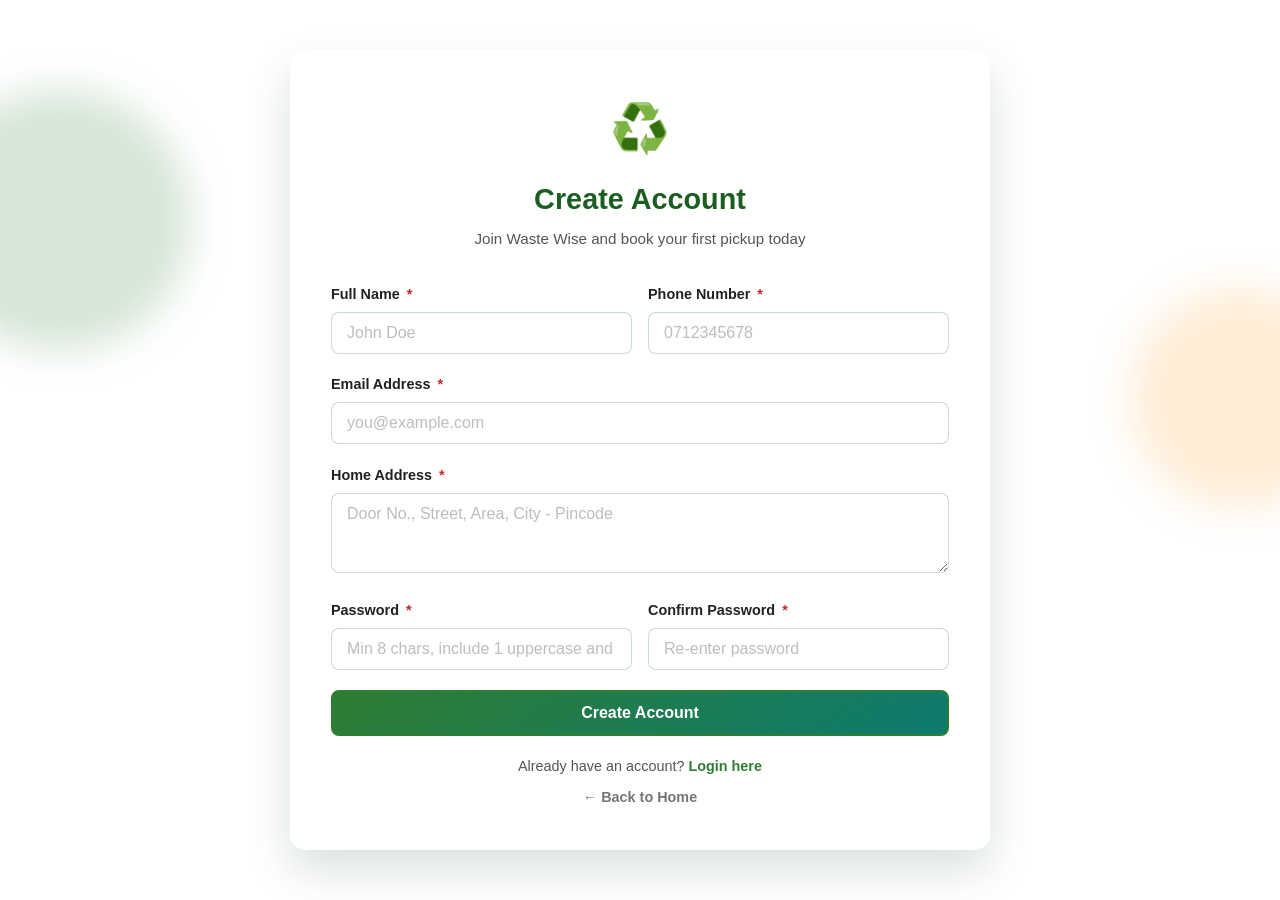
<file: target/classes/static/register.html>
<!DOCTYPE html>
<html lang="en">
<head>
    <meta charset="UTF-8">
    <meta name="viewport" content="width=device-width, initial-scale=1.0">
    <title>Register - Waste Wise</title>
    <link rel="stylesheet" href="css/style.css">
</head>
<body class="form-page">

    <div class="form-container wide">
        <div class="form-header">
            <span class="form-icon">♻️</span>
            <h2>Create Account</h2>
            <p>Join Waste Wise and book your first pickup today</p>
        </div>

        <div id="alert-box"></div>

        <form id="registerForm" novalidate>
            <div class="form-row">
                <div class="form-group">
                    <label for="name">Full Name <span class="required">*</span></label>
                    <input type="text" id="name" name="name" class="form-control"
                           placeholder="John Doe" required>
                </div>
                <div class="form-group">
                    <label for="phone">Phone Number <span class="required">*</span></label>
                    <input type="tel" id="phone" name="phone" class="form-control"
                           pattern="[0-9]{10}" maxlength="10" inputmode="numeric"
                           placeholder="0712345678" required>
                </div>
            </div>

            <div class="form-group">
                <label for="email">Email Address <span class="required">*</span></label>
                <input type="email" id="email" name="email" class="form-control"
                       placeholder="you@example.com" required>
            </div>

            <div class="form-group">
                <label for="address">Home Address <span class="required">*</span></label>
                <textarea id="address" name="address" class="form-control"
                          placeholder="Door No., Street, Area, City - Pincode" rows="2"></textarea>
            </div>

            <div class="form-row">
                <div class="form-group">
                    <label for="password">Password <span class="required">*</span></label>
                    <input type="password" id="password" name="password" class="form-control"
                           placeholder="Min 8 chars, include 1 uppercase and 1 number" required>
                </div>
                <div class="form-group">
                    <label for="confirmPassword">Confirm Password <span class="required">*</span></label>
                    <input type="password" id="confirmPassword" name="confirmPassword" class="form-control"
                           placeholder="Re-enter password" required>
                </div>
            </div>

            <button type="submit" class="btn btn-primary btn-full" id="registerBtn">
                Create Account
            </button>
        </form>

        <div class="form-footer">
            Already have an account? <a href="login.html">Login here</a>
        </div>
        <div class="form-footer" style="margin-top: 0.5rem;">
            <a href="index.html" style="color: var(--text-light);">← Back to Home</a>
        </div>
    </div>

    <script>
        const BASE_URL = window.location.port === '8080'
            ? `${window.location.protocol}//${window.location.hostname}:8080/api`
            : 'http://localhost:8080/api';

        function showAlert(message, type = 'error') {
            const box = document.getElementById('alert-box');
            const icons = { success: '✅', error: '❌', warning: '⚠️', info: 'ℹ️' };
            box.innerHTML = `<div class="alert alert-${type}">${icons[type] || ''} ${message}</div>`;
            if (type !== 'success') setTimeout(() => box.innerHTML = '', 5000);
        }

        const phoneInput = document.getElementById('phone');
        phoneInput.addEventListener('input', function () {
            this.value = this.value.replace(/\D/g, '').slice(0, 10);
        });
        phoneInput.addEventListener('paste', function (e) {
            e.preventDefault();
            const pasted = (e.clipboardData || window.clipboardData).getData('text') || '';
            this.value = pasted.replace(/\D/g, '').slice(0, 10);
        });

        document.getElementById('registerForm').addEventListener('submit', async function (e) {
            e.preventDefault();
            const btn = document.getElementById('registerBtn');

            const name = document.getElementById('name').value.trim();
            const phoneRaw = document.getElementById('phone').value.trim();
            const phone = phoneRaw.replace(/\D/g, '');
            const email = document.getElementById('email').value.trim();
            const address = document.getElementById('address').value.trim();
            const password = document.getElementById('password').value;
            const confirmPassword = document.getElementById('confirmPassword').value;

            if (!name || !phone || !email || !address || !password) {
                showAlert('Please fill in all required fields.', 'warning');
                return;
            }

            if (password.length < 8) {
                showAlert('Password must be at least 8 characters.', 'warning');
                return;
            }

            if (!/[A-Z]/.test(password)) {
                showAlert('Password must contain at least 1 capital letter.', 'warning');
                return;
            }

            if (!/\d/.test(password)) {
                showAlert('Password must contain at least 1 number.', 'warning');
                return;
            }

            if (password !== confirmPassword) {
                showAlert('Passwords do not match.', 'warning');
                return;
            }

            if (!/^\d{10}$/.test(phone)) {
                showAlert('Phone number must be exactly 10 digits.', 'warning');
                return;
            }

            btn.innerHTML = '<span class="spinner"></span> Creating Account...';
            btn.disabled = true;

            try {
                const response = await fetch(`${BASE_URL}/users/register`, {
                    method: 'POST',
                    headers: { 'Content-Type': 'application/json' },
                    body: JSON.stringify({ name, phone, email, address, password, role: 'USER' })
                });

                const data = await response.json();

                if (response.ok || response.status === 201) {
                    localStorage.setItem('user', JSON.stringify(data));
                    showAlert('Account created! Redirecting to dashboard...', 'success');
                    setTimeout(() => window.location.href = 'dashboard.html', 1500);
                } else {
                    showAlert(data.error || 'Registration failed. Try again.', 'error');
                }
            } catch (err) {
                showAlert('Cannot connect to server. Make sure Spring Boot is running on port 8080.', 'error');
            } finally {
                btn.innerHTML = 'Create Account';
                btn.disabled = false;
            }
        });
    </script>

</body>
</html>
</file>
<file: target/classes/static/css/style.css>
/* ============================================
   Garbage Collection Booking System - Styles
   ============================================ */

/* CSS Variables */
:root {
    --primary: #2e7d32;
    --primary-dark: #1b5e20;
    --primary-light: #4caf50;
    --secondary: #ff8f00;
    --accent: #00897b;
    --danger: #c62828;
    --warning: #f9a825;
    --success: #2e7d32;
    --bg-light: #edf8f2;
    --bg-card: rgba(255, 255, 255, 0.58);
    --text-dark: #212121;
    --text-medium: #555555;
    --text-light: #757575;
    --border: rgba(255, 255, 255, 0.5);
    --shadow: 0 14px 30px rgba(24, 75, 53, 0.12);
    --shadow-hover: 0 22px 40px rgba(24, 75, 53, 0.18);
    --radius: 14px;
    --transition: all 0.3s ease;
}

/* Reset & Base */
*, *::before, *::after {
    margin: 0;
    padding: 0;
    box-sizing: border-box;
}

html {
    scroll-behavior: smooth;
}

body {
    font-family: "Avenir Next", "Segoe UI Variable", "Trebuchet MS", sans-serif;
    background:
        radial-gradient(circle at 10% 14%, rgba(56, 157, 113, 0.2), transparent 34%),
        radial-gradient(circle at 90% 10%, rgba(255, 143, 0, 0.14), transparent 30%),
        radial-gradient(circle at 84% 86%, rgba(0, 137, 123, 0.16), transparent 32%),
        linear-gradient(175deg, #eef9f3 0%, #e6f3ec 50%, #edf6f2 100%);
    color: var(--text-dark);
    line-height: 1.6;
    min-height: 100vh;
    position: relative;
    isolation: isolate;
}

body::before,
body::after {
    content: '';
    position: fixed;
    border-radius: 50%;
    pointer-events: none;
    z-index: -2;
    filter: blur(20px);
}

body::before {
    width: 260px;
    height: 260px;
    left: -70px;
    top: 90px;
    background: rgba(46, 125, 50, 0.2);
    animation: orbFloat 9s ease-in-out infinite;
}

body::after {
    width: 220px;
    height: 220px;
    right: -70px;
    top: 32%;
    background: rgba(255, 143, 0, 0.16);
    animation: orbFloat 9s ease-in-out infinite 1.8s;
}

@keyframes orbFloat {
    0%, 100% { transform: translateY(0px); }
    50% { transform: translateY(-16px); }
}

a {
    text-decoration: none;
    color: inherit;
}

ul {
    list-style: none;
}

img {
    max-width: 100%;
}

/* ============================================
   NAVBAR
   ============================================ */
.navbar {
    background: rgba(18, 62, 44, 0.78);
    backdrop-filter: blur(14px);
    padding: 0 2rem;
    height: 65px;
    display: flex;
    align-items: center;
    justify-content: space-between;
    box-shadow: 0 10px 26px rgba(10, 36, 25, 0.2);
    border-bottom: 1px solid rgba(255, 255, 255, 0.18);
    position: sticky;
    top: 0;
    z-index: 1000;
}

.navbar-brand {
    display: flex;
    align-items: center;
    gap: 10px;
    color: #fff;
    font-size: 1.3rem;
    font-weight: 700;
}

.navbar-brand .logo-icon {
    font-size: 1.8rem;
}

.navbar-nav {
    display: flex;
    align-items: center;
    gap: 1.5rem;
}

.navbar-nav a {
    color: rgba(255,255,255,0.85);
    font-size: 0.95rem;
    font-weight: 500;
    transition: var(--transition);
    padding: 5px 0;
    border-bottom: 2px solid transparent;
}

.navbar-nav a:hover,
.navbar-nav a.active {
    color: #fff;
    border-bottom-color: var(--secondary);
}

.btn-nav {
    background: linear-gradient(145deg, var(--secondary), #e27100);
    color: #fff !important;
    padding: 8px 20px !important;
    border-radius: 25px !important;
    border-bottom: none !important;
    font-weight: 600 !important;
    transition: var(--transition) !important;
}

.btn-nav:hover {
    background: #e65100 !important;
    transform: translateY(-1px);
}

/* ============================================
   HERO SECTION
   ============================================ */
.hero {
    background: linear-gradient(135deg, rgba(16, 75, 50, 0.88) 0%, rgba(16, 120, 88, 0.82) 55%, rgba(0, 137, 123, 0.78) 100%);
    color: white;
    padding: 80px 2rem;
    text-align: center;
    position: relative;
    overflow: hidden;
}

.hero::before {
    content: '';
    position: absolute;
    top: -50%;
    left: -50%;
    width: 200%;
    height: 200%;
    background: radial-gradient(circle, rgba(255,255,255,0.05) 0%, transparent 70%);
    animation: pulse 6s ease-in-out infinite;
}

@keyframes pulse {
    0%, 100% { transform: scale(1); }
    50% { transform: scale(1.1); }
}

.hero h1 {
    font-size: 3rem;
    font-weight: 800;
    margin-bottom: 1rem;
    text-shadow: 0 2px 10px rgba(0,0,0,0.3);
    position: relative;
}

.hero p {
    font-size: 1.2rem;
    opacity: 0.9;
    max-width: 600px;
    margin: 0 auto 2rem;
    position: relative;
}

.hero-btns {
    display: flex;
    gap: 1rem;
    justify-content: center;
    flex-wrap: wrap;
    position: relative;
}

/* ============================================
   BUTTONS
   ============================================ */
.btn {
    display: inline-flex;
    align-items: center;
    gap: 8px;
    padding: 12px 28px;
    border-radius: 8px;
    font-size: 1rem;
    font-weight: 600;
    cursor: pointer;
    border: 2px solid transparent;
    transition: var(--transition);
    text-align: center;
}

.btn-primary {
    background: linear-gradient(145deg, var(--primary), #0d7a6f);
    color: white;
    border-color: var(--primary);
}

.btn-primary:hover {
    background: var(--primary-dark);
    border-color: var(--primary-dark);
    transform: translateY(-2px);
    box-shadow: var(--shadow-hover);
}

.btn-secondary {
    background: linear-gradient(145deg, var(--secondary), #e27100);
    color: white;
    border-color: var(--secondary);
}

.btn-secondary:hover {
    background: #e65100;
    transform: translateY(-2px);
    box-shadow: var(--shadow-hover);
}

.btn-outline {
    background: rgba(255, 255, 255, 0.08);
    color: white;
    border-color: white;
}

.btn-outline:hover {
    background: rgba(255,255,255,0.15);
    transform: translateY(-2px);
}

.btn-danger {
    background: var(--danger);
    color: white;
    border-color: var(--danger);
}

.btn-danger:hover {
    background: #b71c1c;
    transform: translateY(-2px);
}

.btn-success {
    background: var(--success);
    color: white;
    border-color: var(--success);
}

.btn-sm {
    padding: 7px 16px;
    font-size: 0.85rem;
}

.btn-full {
    width: 100%;
    justify-content: center;
}

/* ============================================
   CARDS & CONTAINERS
   ============================================ */
.container {
    max-width: 1200px;
    margin: 0 auto;
    padding: 0 1.5rem;
}

.section {
    padding: 60px 0;
}

.section-title {
    font-size: 2rem;
    font-weight: 700;
    color: var(--primary-dark);
    margin-bottom: 0.5rem;
}

.section-subtitle {
    color: var(--text-medium);
    margin-bottom: 2.5rem;
    font-size: 1.05rem;
}

.card {
    background: var(--bg-card);
    border-radius: var(--radius);
    box-shadow: var(--shadow);
    padding: 2rem;
    transition: var(--transition);
    border: 1px solid var(--border);
    backdrop-filter: blur(12px);
}

.card:hover {
    box-shadow: var(--shadow-hover);
    transform: translateY(-3px);
}

.grid-3 {
    display: grid;
    grid-template-columns: repeat(auto-fit, minmax(280px, 1fr));
    gap: 1.5rem;
}

.grid-2 {
    display: grid;
    grid-template-columns: repeat(auto-fit, minmax(340px, 1fr));
    gap: 1.5rem;
}

/* ============================================
   FEATURES / SERVICE CARDS
   ============================================ */
.feature-icon {
    font-size: 2.5rem;
    margin-bottom: 1rem;
    display: block;
}

.feature-card h3 {
    font-size: 1.2rem;
    color: var(--primary-dark);
    margin-bottom: 0.5rem;
}

.feature-card p {
    color: var(--text-medium);
    font-size: 0.95rem;
}

/* ============================================
   FORMS
   ============================================ */
.form-page {
    min-height: 100vh;
    display: flex;
    align-items: center;
    justify-content: center;
    background: transparent;
    padding: 2rem;
}

.form-container {
    background: var(--bg-card);
    border-radius: 16px;
    box-shadow: 0 20px 44px rgba(24, 75, 53, 0.16);
        border: 1px solid var(--border);
        backdrop-filter: blur(14px);
    padding: 2.5rem;
    width: 100%;
    max-width: 480px;
}

.form-container.wide {
    max-width: 700px;
}

.form-header {
    text-align: center;
    margin-bottom: 2rem;
}

.form-header .form-icon {
    font-size: 3rem;
    display: block;
    margin-bottom: 0.5rem;
}

.form-header h2 {
    font-size: 1.8rem;
    color: var(--primary-dark);
    font-weight: 700;
}

.form-header p {
    color: var(--text-medium);
    font-size: 0.95rem;
    margin-top: 0.3rem;
}

.form-group {
    margin-bottom: 1.2rem;
}

.form-group label {
    display: block;
    font-weight: 600;
    color: var(--text-dark);
    margin-bottom: 6px;
    font-size: 0.9rem;
}

.form-group label .required {
    color: var(--danger);
    margin-left: 3px;
}

.form-control {
    width: 100%;
    padding: 11px 15px;
    border: 1px solid rgba(19, 86, 62, 0.22);
    border-radius: 8px;
    font-size: 1rem;
    color: var(--text-dark);
    background: rgba(255, 255, 255, 0.72);
    transition: var(--transition);
    font-family: inherit;
}

.form-control:focus {
    outline: none;
    border-color: var(--primary-light);
    background: rgba(255, 255, 255, 0.9);
    box-shadow: 0 0 0 3px rgba(0, 137, 123, 0.14);
}

.form-control::placeholder {
    color: #bdbdbd;
}

select.form-control {
    cursor: pointer;
}

textarea.form-control {
    resize: vertical;
    min-height: 80px;
}

.form-row {
    display: grid;
    grid-template-columns: 1fr 1fr;
    gap: 1rem;
}

.form-divider {
    text-align: center;
    color: var(--text-light);
    font-size: 0.9rem;
    margin: 1.2rem 0;
    position: relative;
}

.form-divider::before,
.form-divider::after {
    content: '';
    position: absolute;
    top: 50%;
    width: 42%;
    height: 1px;
    background: var(--border);
}

.form-divider::before { left: 0; }
.form-divider::after { right: 0; }

.form-footer {
    text-align: center;
    margin-top: 1.2rem;
    font-size: 0.9rem;
    color: var(--text-medium);
}

.form-footer a {
    color: var(--primary);
    font-weight: 600;
}

.form-footer a:hover {
    text-decoration: underline;
}

/* ============================================
   ALERTS & MESSAGES
   ============================================ */
.alert {
    padding: 12px 16px;
    border-radius: 8px;
    margin-bottom: 1rem;
    font-size: 0.9rem;
    font-weight: 500;
    display: flex;
    align-items: center;
    gap: 8px;
}

.alert-success {
    background: rgba(232, 245, 233, 0.72);
    color: var(--primary-dark);
    border: 1px solid #a5d6a7;
}

.alert-error {
    background: rgba(255, 235, 238, 0.74);
    color: var(--danger);
    border: 1px solid #ef9a9a;
}

.alert-warning {
    background: rgba(255, 248, 225, 0.74);
    color: #e65100;
    border: 1px solid #ffe082;
}

.alert-info {
    background: rgba(224, 242, 241, 0.74);
    color: #00695c;
    border: 1px solid #80cbc4;
}

/* ============================================
   STATUS BADGES
   ============================================ */
.badge {
    display: inline-block;
    padding: 4px 12px;
    border-radius: 20px;
    font-size: 0.78rem;
    font-weight: 600;
    text-transform: uppercase;
    letter-spacing: 0.5px;
}

.badge-pending {
    background: #fff8e1;
    color: #e65100;
    border: 1px solid #ffe082;
}

.badge-confirmed {
    background: #e8f5e9;
    color: var(--primary-dark);
    border: 1px solid #a5d6a7;
}

.badge-collected {
    background: #e0f2f1;
    color: #00695c;
    border: 1px solid #80cbc4;
}

.badge-cancelled {
    background: #ffebee;
    color: var(--danger);
    border: 1px solid #ef9a9a;
}

.badge-success {
    background: #e8f5e9;
    color: var(--primary-dark);
    border: 1px solid #a5d6a7;
}

.badge-failed {
    background: #ffebee;
    color: var(--danger);
    border: 1px solid #ef9a9a;
}

/* ============================================
   DASHBOARD
   ============================================ */
.dashboard-layout {
    display: flex;
    min-height: calc(100vh - 65px);
}

.sidebar {
    width: 250px;
    background: rgba(18, 70, 50, 0.84);
    backdrop-filter: blur(14px);
    border-right: 1px solid rgba(255, 255, 255, 0.16);
    padding: 1.5rem 0;
    position: sticky;
    top: 65px;
    height: calc(100vh - 65px);
    overflow-y: auto;
    flex-shrink: 0;
}

.sidebar-user {
    text-align: center;
    padding: 0 1rem 1.5rem;
    border-bottom: 1px solid rgba(255,255,255,0.22);
    background: rgba(255,255,255,0.08);
    border-radius: 14px;
    margin: 0 0.8rem 1rem;
    padding-top: 0.8rem;
    margin-bottom: 1rem;
}

.sidebar-avatar {
    width: 60px;
    height: 60px;
    border-radius: 50%;
    background: rgba(255,255,255,0.2);
    display: flex;
    align-items: center;
    justify-content: center;
    font-size: 1.8rem;
    margin: 0 auto 0.5rem;
}

.sidebar-user h4 {
    color: white;
    font-size: 0.95rem;
    font-weight: 600;
}

.sidebar-user p {
    color: rgba(255,255,255,0.7);
    font-size: 0.78rem;
}

.sidebar-nav a {
    display: flex;
    align-items: center;
    gap: 12px;
    padding: 12px 1.5rem;
    color: rgba(255,255,255,0.8);
    font-size: 0.95rem;
    font-weight: 500;
    transition: var(--transition);
}

.sidebar-nav a:hover,
.sidebar-nav a.active {
    background: rgba(255,255,255,0.15);
    color: #fff;
    padding-left: 2rem;
}

.sidebar-nav .nav-icon {
    font-size: 1.1rem;
    width: 22px;
    text-align: center;
}

.main-content {
    flex: 1;
    padding: 2rem;
    overflow-y: auto;
}

.page-title {
    font-size: 1.6rem;
    font-weight: 700;
    color: var(--primary-dark);
    margin-bottom: 1.5rem;
    display: flex;
    align-items: center;
    gap: 10px;
}

/* Stats Cards */
.stats-grid {
    display: grid;
    grid-template-columns: repeat(auto-fit, minmax(180px, 1fr));
    gap: 1rem;
    margin-bottom: 2rem;
}

.stat-card {
    background: var(--bg-card);
    border-radius: var(--radius);
    padding: 1.2rem 1.5rem;
    border: 1px solid var(--border);
    box-shadow: var(--shadow);
        backdrop-filter: blur(12px);
    display: flex;
    align-items: center;
    gap: 1rem;
}

.stat-icon {
    font-size: 2rem;
    background: var(--bg-light);
    border-radius: 10px;
    width: 55px;
    height: 55px;
    display: flex;
    align-items: center;
    justify-content: center;
}

.stat-info h3 {
    font-size: 1.8rem;
    font-weight: 700;
    color: var(--primary-dark);
    line-height: 1;
}

.stat-info p {
    font-size: 0.82rem;
    color: var(--text-light);
    margin-top: 3px;
}

/* ============================================
   BOOKING CARDS
   ============================================ */
.booking-card {
    background: var(--bg-card);
    border-radius: var(--radius);
    box-shadow: var(--shadow);
    border: 1px solid var(--border);
        backdrop-filter: blur(10px);
    padding: 1.5rem;
    margin-bottom: 1rem;
    transition: var(--transition);
}

.booking-card:hover {
    box-shadow: var(--shadow-hover);
}

.booking-header {
    display: flex;
    justify-content: space-between;
    align-items: flex-start;
    margin-bottom: 1rem;
    flex-wrap: wrap;
    gap: 0.5rem;
}

.booking-id {
    font-size: 0.82rem;
    color: var(--text-light);
}

.booking-details {
    display: grid;
    grid-template-columns: repeat(auto-fit, minmax(160px, 1fr));
    gap: 0.8rem;
    margin-bottom: 1rem;
}

.booking-detail-item {
    font-size: 0.9rem;
}

.booking-detail-item span:first-child {
    display: block;
    color: var(--text-light);
    font-size: 0.78rem;
    text-transform: uppercase;
    letter-spacing: 0.5px;
}

.booking-detail-item span:last-child {
    color: var(--text-dark);
    font-weight: 600;
}

.booking-actions {
    display: flex;
    gap: 0.6rem;
    flex-wrap: wrap;
}

/* ============================================
   PAYMENT SECTION
   ============================================ */
.payment-summary {
    background: linear-gradient(135deg, rgba(232, 245, 233, 0.72), rgba(241, 248, 233, 0.68));
    border-radius: var(--radius);
    padding: 1.5rem;
    margin-bottom: 1.5rem;
    border: 1px solid var(--border);
}

.payment-summary h3 {
    color: var(--primary-dark);
    margin-bottom: 1rem;
    font-size: 1.1rem;
}

.payment-row {
    display: flex;
    justify-content: space-between;
    align-items: center;
    padding: 6px 0;
    font-size: 0.95rem;
    color: var(--text-medium);
}

.payment-row.total {
    border-top: 2px solid var(--border);
    margin-top: 8px;
    padding-top: 12px;
    font-size: 1.1rem;
    font-weight: 700;
    color: var(--primary-dark);
}

.payment-methods {
    display: flex;
    flex-direction: column;
    gap: 0.6rem;
    margin-bottom: 1.2rem;
}

.method-option {
    display: flex;
    align-items: center;
    gap: 12px;
    padding: 12px 16px;
    border: 1px solid rgba(19, 86, 62, 0.22);
        backdrop-filter: blur(8px);
    border-radius: 8px;
    cursor: pointer;
    transition: var(--transition);
    font-size: 0.95rem;
}

.method-option:hover {
    border-color: var(--primary-light);
    background: var(--bg-light);
}

.method-option input[type="radio"] {
    accent-color: var(--primary);
    width: 18px;
    height: 18px;
}

.method-option.selected {
    border-color: var(--primary);
    background: #f1f8e9;
}

.card-inputs {
    display: none;
}

.card-inputs.active {
    display: block;
}

/* ============================================
   TABLE
   ============================================ */
.table-container {
    overflow-x: auto;
    border-radius: var(--radius);
    box-shadow: var(--shadow);
    border: 1px solid var(--border);
    backdrop-filter: blur(10px);
}

table {
    width: 100%;
    border-collapse: collapse;
    background: rgba(255, 255, 255, 0.6);
}

thead {
    background: linear-gradient(135deg, rgba(16, 75, 50, 0.96), rgba(0, 115, 97, 0.92));
    color: white;
}

thead th {
    padding: 14px 16px;
    text-align: left;
    font-weight: 600;
    font-size: 0.88rem;
    letter-spacing: 0.5px;
    text-transform: uppercase;
}

tbody tr {
    border-bottom: 1px solid #f0f0f0;
    transition: var(--transition);
}

tbody tr:hover {
    background: var(--bg-light);
}

tbody td {
    padding: 12px 16px;
    font-size: 0.92rem;
    color: var(--text-dark);
}

/* ============================================
   FOOTER
   ============================================ */
.footer {
    background: rgba(16, 56, 40, 0.88);
    backdrop-filter: blur(8px);
    color: rgba(255,255,255,0.85);
    padding: 3rem 0 1.5rem;
    margin-top: auto;
}

.footer-grid {
    display: grid;
    grid-template-columns: repeat(auto-fit, minmax(200px, 1fr));
    gap: 2rem;
    margin-bottom: 2rem;
}

.footer h4 {
    color: white;
    margin-bottom: 1rem;
    font-size: 1rem;
}

.footer p, .footer a {
    font-size: 0.9rem;
    line-height: 1.9;
    color: rgba(255,255,255,0.75);
}

.footer a:hover {
    color: var(--primary-light);
}

.footer-bottom {
    border-top: 1px solid rgba(255,255,255,0.15);
    padding-top: 1.2rem;
    text-align: center;
    font-size: 0.85rem;
    color: rgba(255,255,255,0.55);
}

/* ============================================
   SUCCESS PAGE
   ============================================ */
.success-page {
    display: flex;
    align-items: center;
    justify-content: center;
    min-height: calc(100vh - 65px);
    padding: 2rem;
    background: var(--bg-light);
}

.success-card {
    background: var(--bg-card);
    border-radius: 20px;
    padding: 3rem;
    text-align: center;
    box-shadow: 0 20px 44px rgba(24, 75, 53, 0.16);
        border: 1px solid var(--border);
        backdrop-filter: blur(13px);
    max-width: 480px;
    width: 100%;
}

.success-icon {
    font-size: 5rem;
    display: block;
    margin-bottom: 1rem;
    animation: bounce 0.6s ease;
}

@keyframes bounce {
    0%, 100% { transform: scale(1); }
    50% { transform: scale(1.15); }
}

.success-card h2 {
    color: var(--primary-dark);
    font-size: 1.8rem;
    margin-bottom: 0.5rem;
}

.success-card p {
    color: var(--text-medium);
    margin-bottom: 1.5rem;
}

.transaction-box {
    background: var(--bg-light);
    border-radius: 8px;
    padding: 1rem;
    margin: 1rem 0;
    font-family: monospace;
    font-size: 0.9rem;
    color: var(--primary-dark);
    font-weight: 600;
}

/* ============================================
   WASTE TYPE CARDS (BOOKING STEP 1)
   ============================================ */
.waste-grid {
    display: grid;
    grid-template-columns: repeat(auto-fit, minmax(145px, 1fr));
    gap: 0.8rem;
    margin-bottom: 1.2rem;
}

.waste-option {
    border: 1px solid rgba(19, 86, 62, 0.2);
        background: rgba(255,255,255,0.55);
        backdrop-filter: blur(8px);
    border-radius: 10px;
    padding: 1rem;
    text-align: center;
    cursor: pointer;
    transition: var(--transition);
    position: relative;
}

.waste-option:hover {
    border-color: var(--primary-light);
    background: var(--bg-light);
}

.waste-option.selected {
    border-color: var(--primary);
    background: #f1f8e9;
}

.waste-option input[type="radio"] {
    position: absolute;
    opacity: 0;
}

.waste-icon {
    font-size: 2rem;
    display: block;
    margin-bottom: 0.4rem;
}

.waste-option .waste-name {
    font-size: 0.82rem;
    font-weight: 600;
    color: var(--text-dark);
    display: block;
}

.waste-option .waste-price {
    font-size: 0.78rem;
    color: var(--primary);
    font-weight: 600;
}

/* ============================================
   STEP INDICATOR
   ============================================ */
.steps {
    display: flex;
    align-items: center;
    justify-content: center;
    margin-bottom: 2rem;
    gap: 0;
}

.step {
    display: flex;
    flex-direction: column;
    align-items: center;
    gap: 6px;
    position: relative;
}

.step-num {
    width: 36px;
    height: 36px;
    border-radius: 50%;
    background: rgba(255, 255, 255, 0.68);
    color: var(--text-light);
    display: flex;
    align-items: center;
    justify-content: center;
    font-weight: 700;
    font-size: 0.95rem;
    transition: var(--transition);
}

.step.active .step-num {
    background: var(--primary);
    color: white;
}

.step.done .step-num {
    background: var(--primary-light);
    color: white;
}

.step-label {
    font-size: 0.75rem;
    color: var(--text-light);
    font-weight: 500;
}

.step.active .step-label {
    color: var(--primary-dark);
    font-weight: 700;
}

.step-line {
    flex: 1;
    height: 2px;
    background: var(--border);
    min-width: 50px;
    max-width: 100px;
    margin-bottom: 22px;
    transition: var(--transition);
}

.step-line.active {
    background: var(--primary-light);
}

/* ============================================
   LOADING SPINNER
   ============================================ */
.spinner {
    border: 3px solid rgba(46,125,50,0.2);
    border-top-color: var(--primary);
    border-radius: 50%;
    width: 24px;
    height: 24px;
    animation: spin 0.8s linear infinite;
    display: inline-block;
}

@keyframes spin {
    to { transform: rotate(360deg); }
}

/* ============================================
   RESPONSIVE
   ============================================ */
@media (max-width: 768px) {
    .hero h1 { font-size: 2rem; }
    .hero p { font-size: 1rem; }

    .navbar { padding: 0 1rem; }
    .navbar-nav { gap: 0.8rem; }
    .navbar-nav a { font-size: 0.85rem; }

    .form-row { grid-template-columns: 1fr; }

    .dashboard-layout { flex-direction: column; }
    .sidebar {
        width: 100%;
        height: auto;
        position: relative;
        top: 0;
        padding: 1rem 0;
    }
    .sidebar-nav {
        display: flex;
        overflow-x: auto;
        padding-bottom: 0.5rem;
    }
    .sidebar-nav a {
        white-space: nowrap;
        padding: 8px 1rem;
    }
    .sidebar-nav a:hover,
    .sidebar-nav a.active {
        padding-left: 1rem;
    }
    .sidebar-user { display: none; }

    .stats-grid { grid-template-columns: repeat(2, 1fr); }
    .main-content { padding: 1rem; }

    .booking-details { grid-template-columns: 1fr 1fr; }

    body::before,
    body::after {
        filter: blur(24px);
    }
}

@media (max-width: 480px) {
    .hero h1 { font-size: 1.6rem; }
    .form-container { padding: 1.5rem; }
    .stats-grid { grid-template-columns: 1fr 1fr; }
    .waste-grid { grid-template-columns: repeat(3, 1fr); }
    .hero-btns { flex-direction: column; align-items: center; }
    .navbar-nav .hide-mobile { display: none; }
}
</file>
